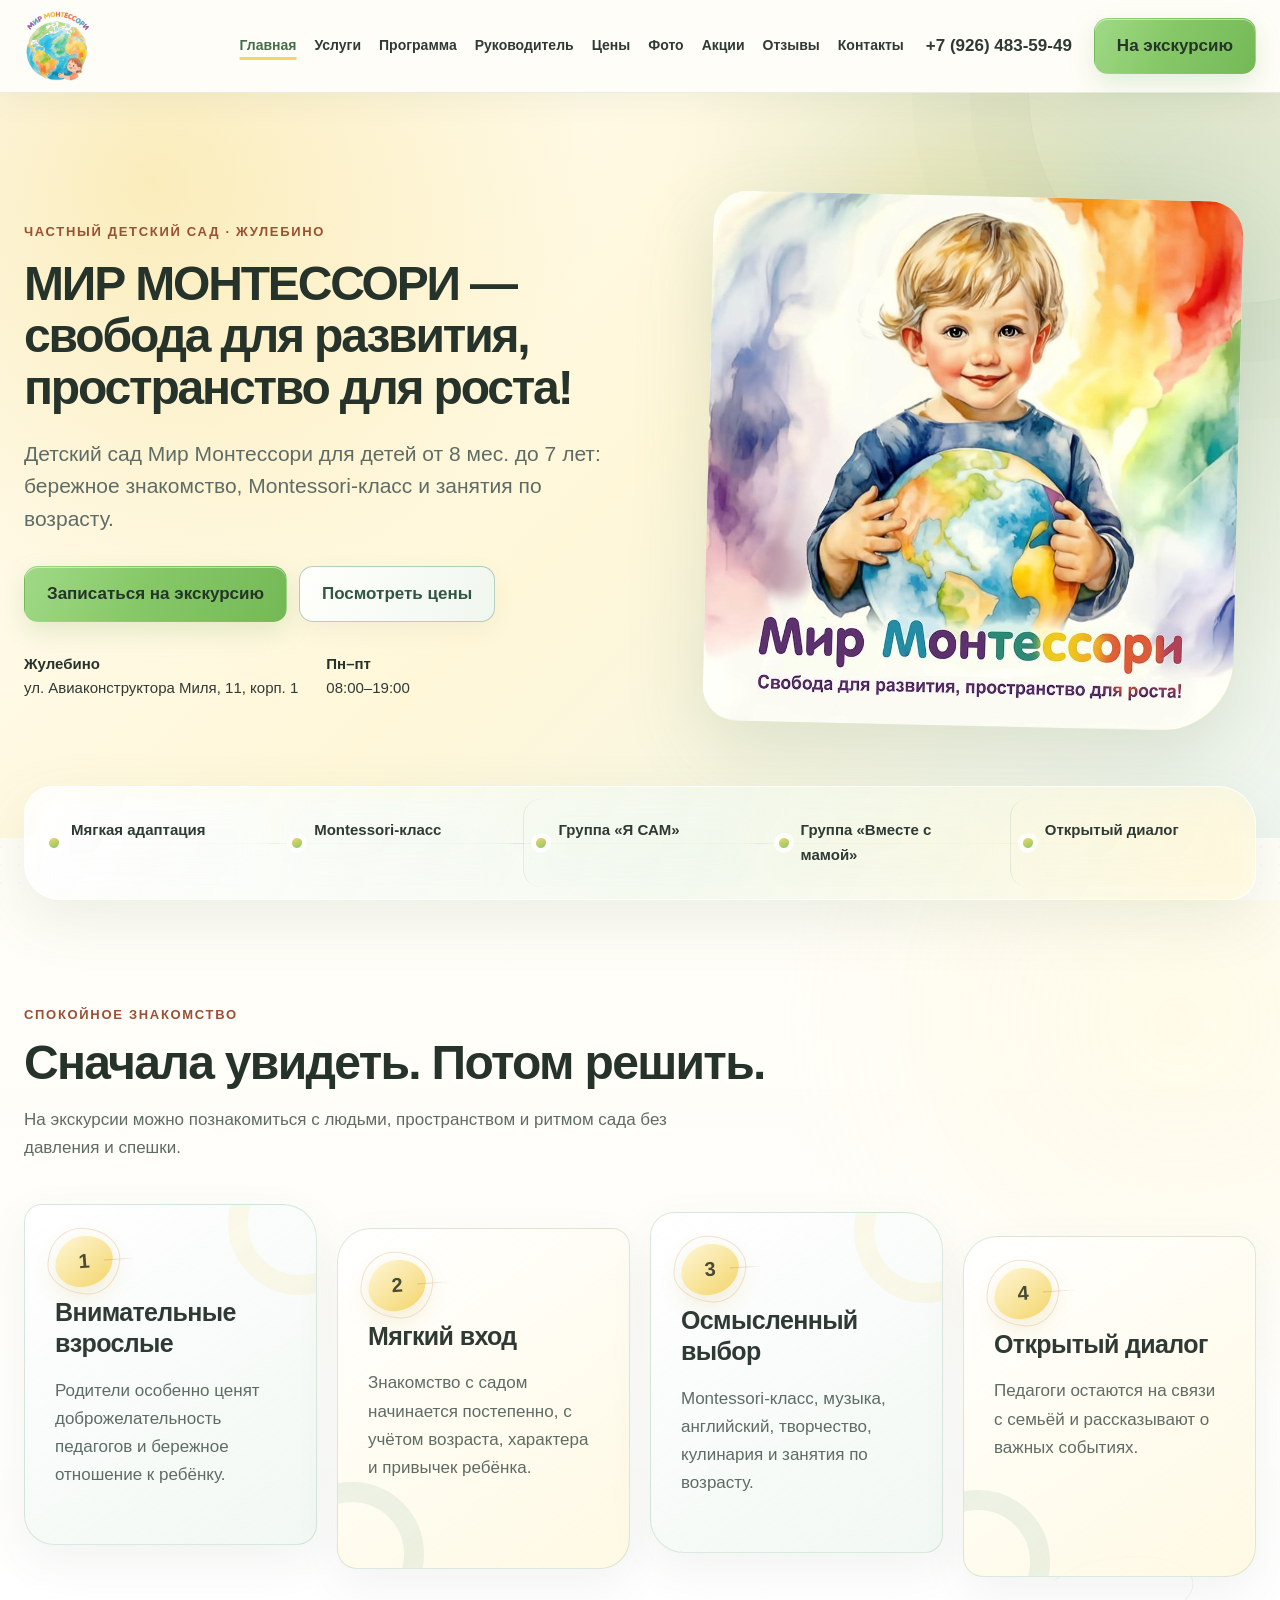
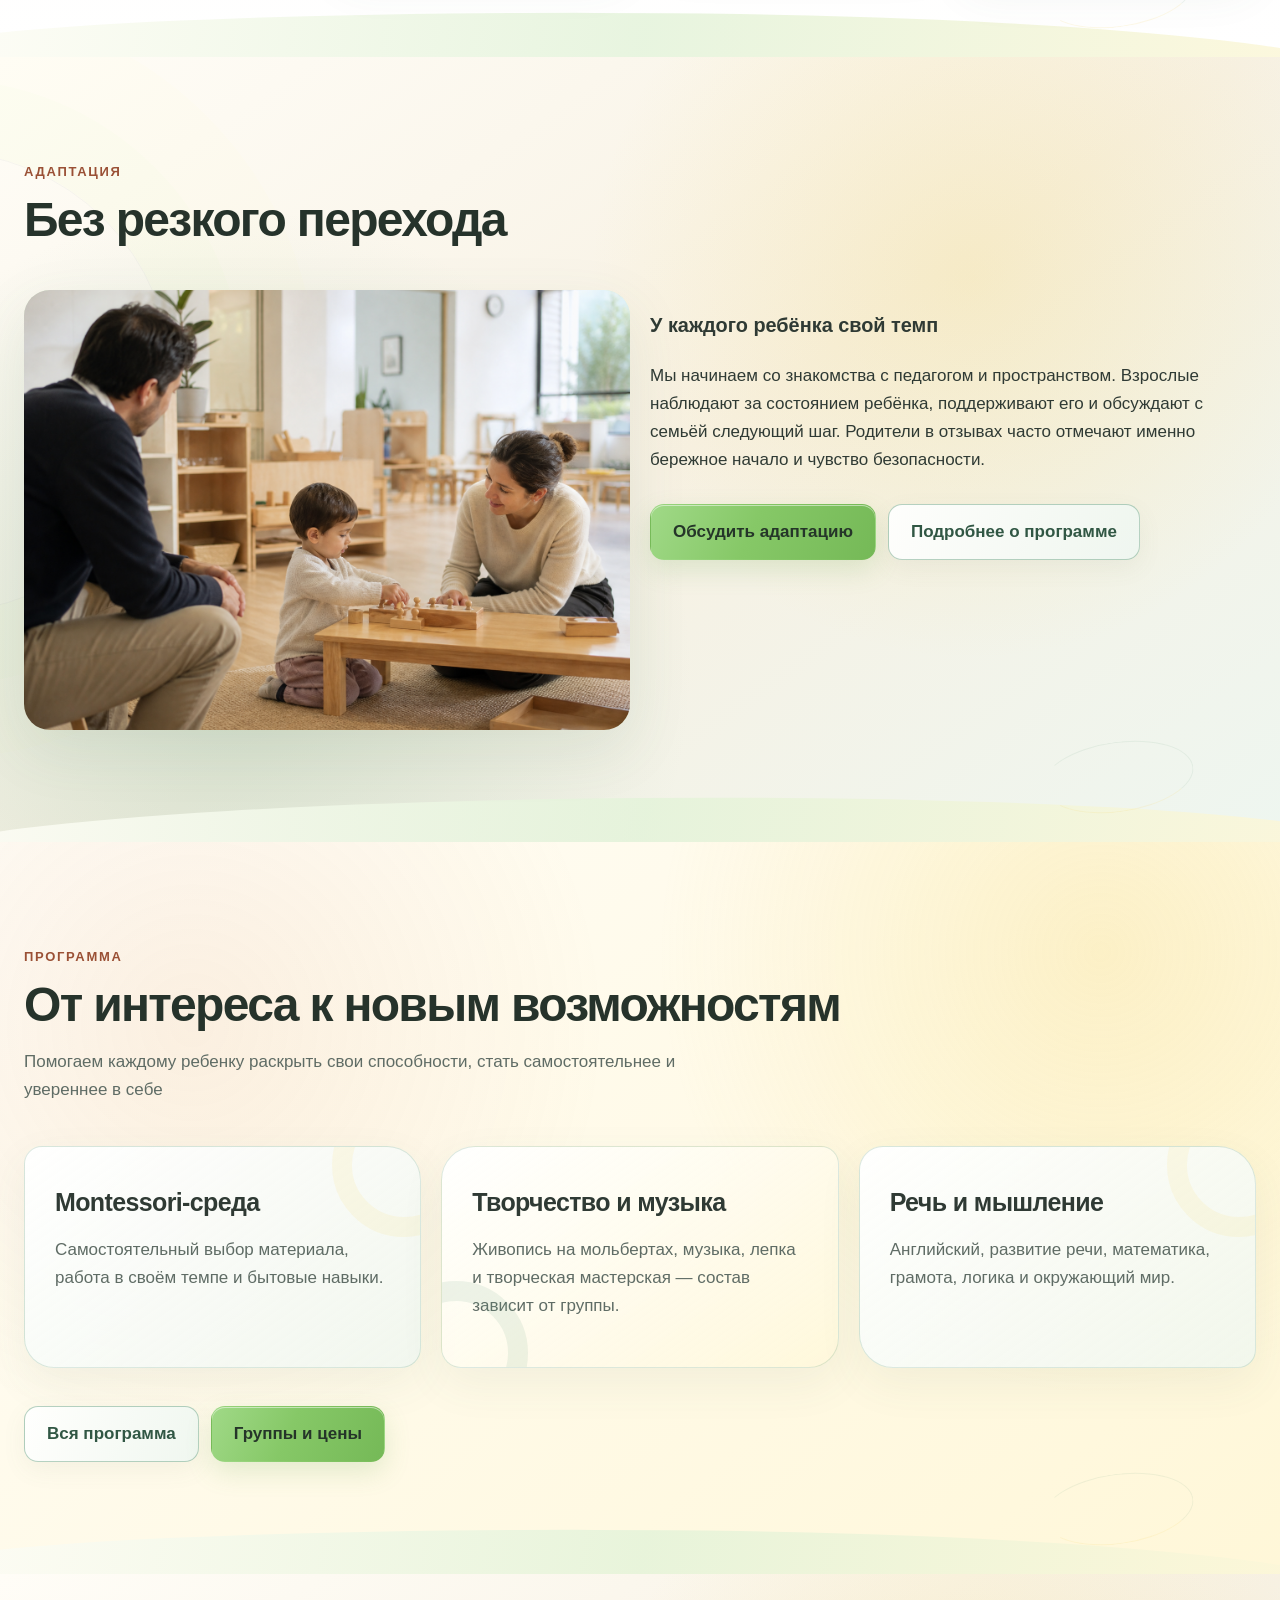
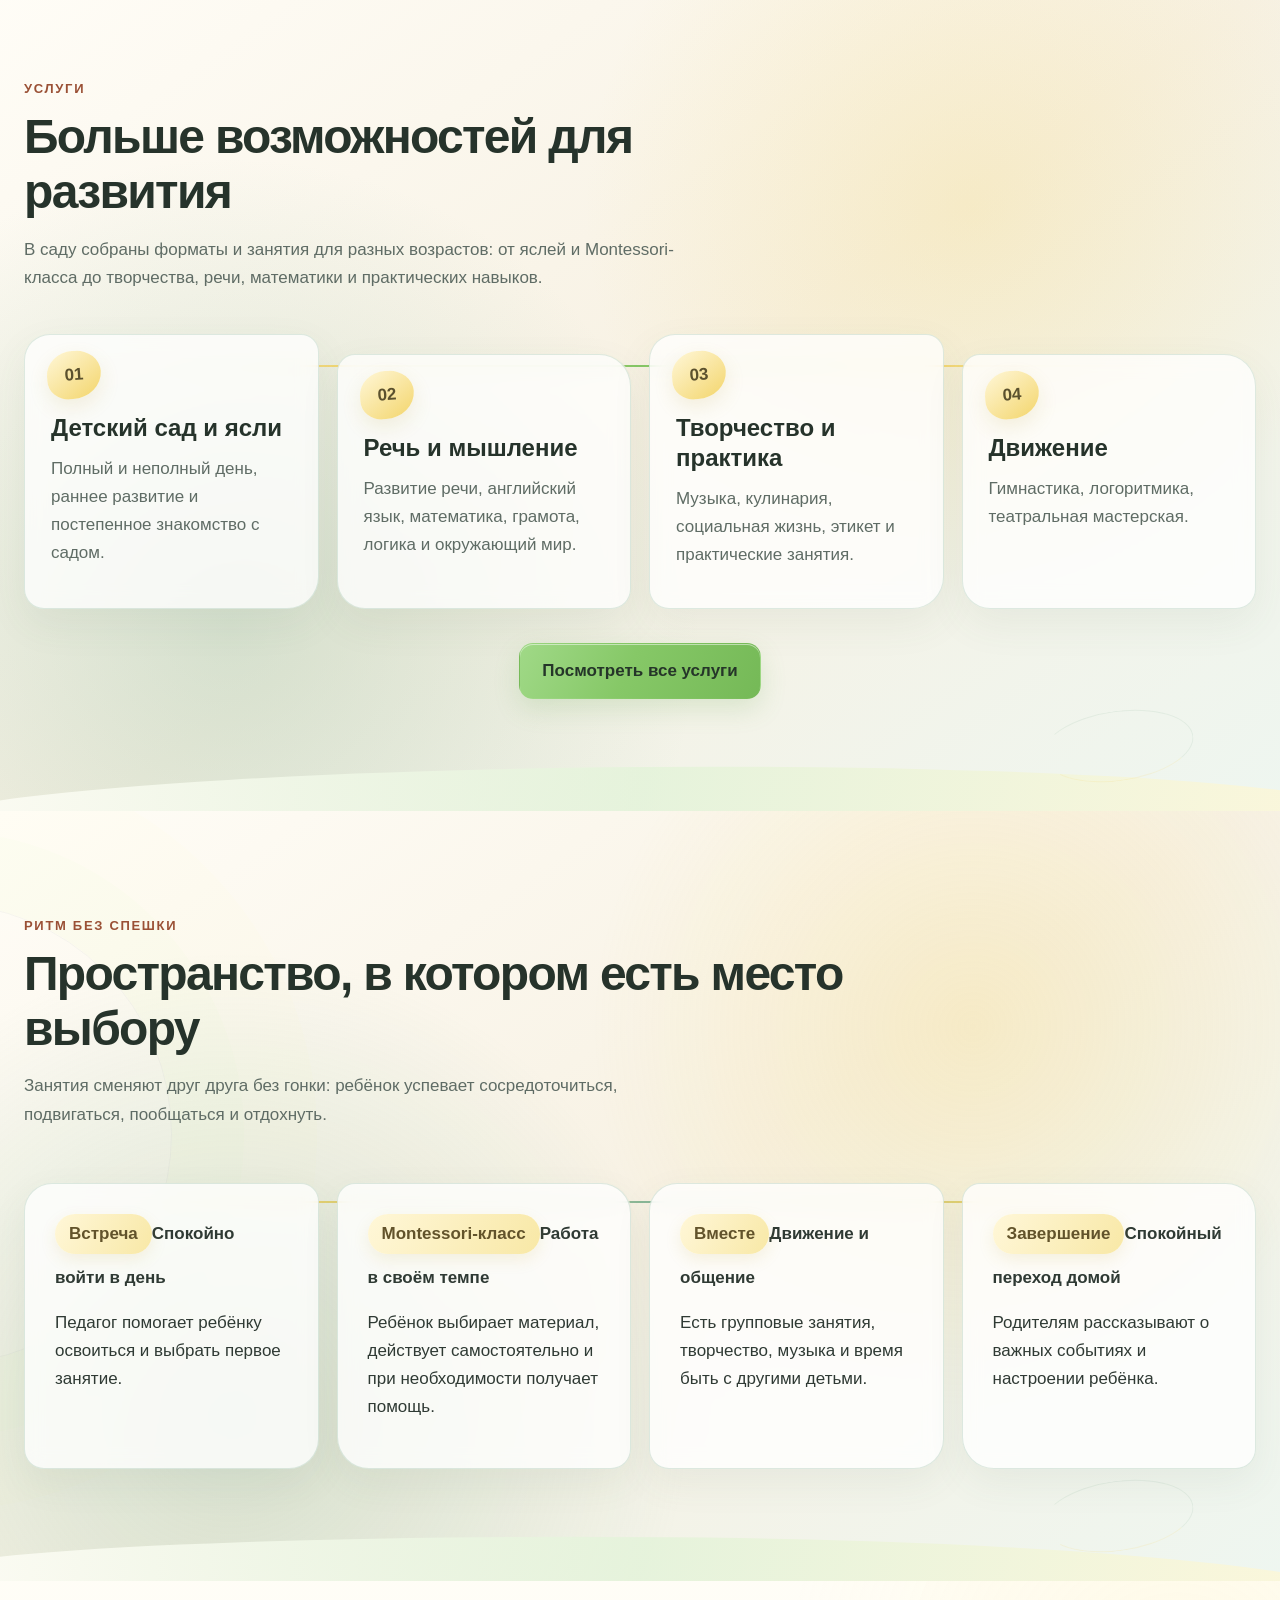
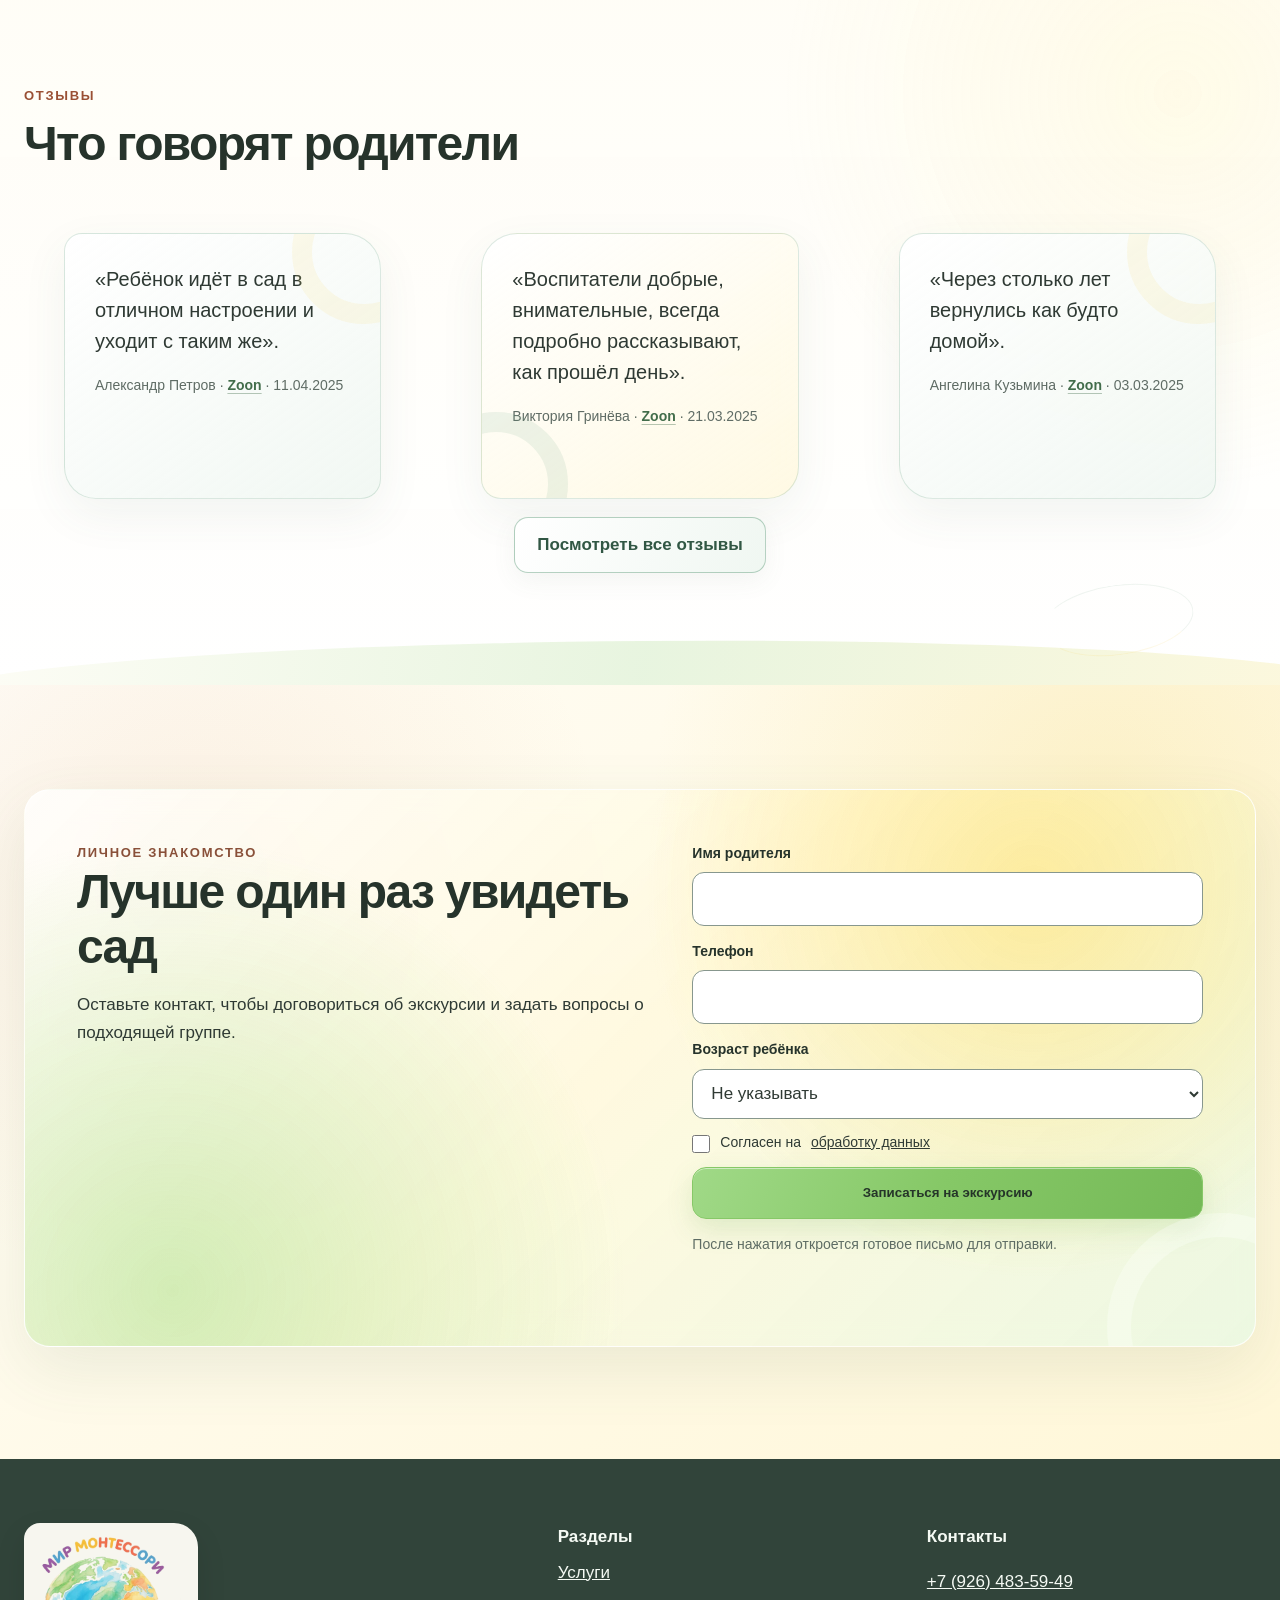
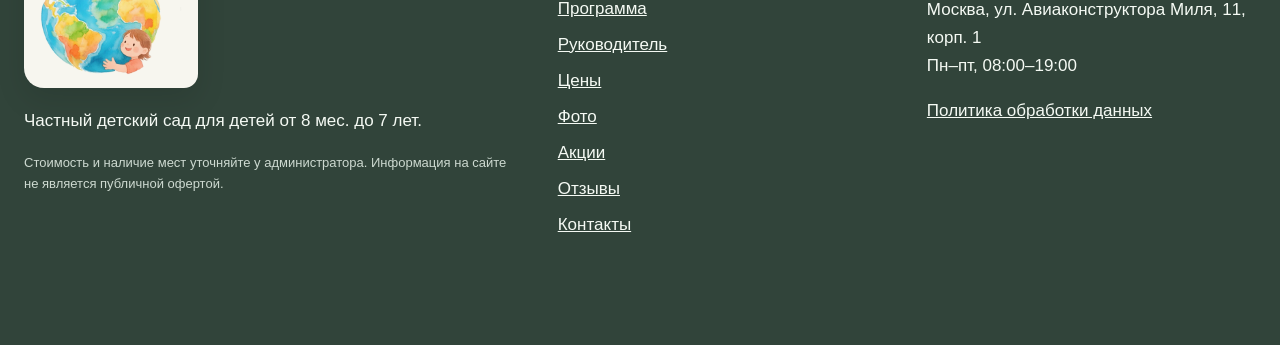
<file: index.html>
<!doctype html><html lang="ru"><head><meta charset="utf-8"><meta name="viewport" content="width=device-width,initial-scale=1"><title>Детский сад Мир Монтессори в Жулебино — частный детский сад</title><meta name="description" content="Частный Детский сад Мир Монтессори в Жулебино для детей от 8 мес. до 7 лет. Программа, группы, цены и запись на экскурсию."><link rel="stylesheet" href="styles.css"></head><body><div data-header></div>
<main><section class="hero"><div class="container hero-grid"><div><div class="eyebrow">Частный детский сад · Жулебино</div><h1>МИР МОНТЕССОРИ — свобода для развития, пространство для роста!</h1><p class="lead">Детский сад Мир Монтессори для детей от 8 мес. до 7 лет: бережное знакомство, Montessori-класс и занятия по возрасту.</p><div class="actions"><a class="btn" href="contacts.html#tour">Записаться на экскурсию</a><a class="btn secondary" href="prices.html">Посмотреть цены</a></div><div class="meta-row"><div><strong>Жулебино</strong>ул. Авиаконструктора Миля, 11, корп. 1</div><div><strong>Пн–пт</strong>08:00–19:00</div></div></div><div class="media-placeholder"><div><b>Montessori-среда</b><span>Пространство для самостоятельных открытий.</span></div></div></div></section>
<div class="container trust"><div>Мягкая адаптация</div><div>Montessori-класс</div><div>Группа «Я САМ»</div><div>Группа «Вместе с мамой»</div><div>Открытый диалог</div></div>
<section class="section"><div class="container"><div class="section-head"><div><div class="eyebrow">Спокойное знакомство</div><h2>Сначала увидеть. Потом решить.</h2></div><p>На экскурсии можно познакомиться с людьми, пространством и ритмом сада без давления и спешки.</p></div><div class="grid grid-4"><article class="card"><div class="num">1</div><h3>Внимательные взрослые</h3><p>Родители особенно ценят доброжелательность педагогов и бережное отношение к ребёнку.</p></article><article class="card"><div class="num">2</div><h3>Мягкий вход</h3><p>Знакомство с садом начинается постепенно, с учётом возраста, характера и привычек ребёнка.</p></article><article class="card"><div class="num">3</div><h3>Осмысленный выбор</h3><p>Montessori-класс, музыка, английский, творчество, кулинария и занятия по возрасту.</p></article><article class="card"><div class="num">4</div><h3>Открытый диалог</h3><p>Педагоги остаются на связи с семьёй и рассказывают о важных событиях.</p></article></div></div></section>
<section class="section tint"><div class="container"><div class="section-head"><div><div class="eyebrow">Адаптация</div><h2>Без резкого перехода</h2></div></div><div class="grid grid-2"><div class="media-placeholder"><div><b>Первое знакомство</b><span>Ребёнок осваивается рядом со спокойным взрослым.</span></div></div><div><h3>У каждого ребёнка свой темп</h3><p>Мы начинаем со знакомства с педагогом и пространством. Взрослые наблюдают за состоянием ребёнка, поддерживают его и обсуждают с семьёй следующий шаг. Родители в отзывах часто отмечают именно бережное начало и чувство безопасности.</p><div class="actions"><a class="btn" href="contacts.html#tour">Обсудить адаптацию</a><a class="btn secondary" href="services.html#adaptation">Подробнее о программе</a></div></div></div></div></section>
<section class="section"><div class="container"><div class="section-head"><div><div class="eyebrow">Программа</div><h2>От интереса к новым возможностям</h2></div><p>Помогаем каждому ребенку раскрыть свои способности, стать самостоятельнее и увереннее в себе</p></div><div class="grid grid-3"><article class="card"><h3>Montessori-среда</h3><p>Самостоятельный выбор материала, работа в своём темпе и бытовые навыки.</p></article><article class="card"><h3>Творчество и музыка</h3><p>Живопись на мольбертах, музыка, лепка и творческая мастерская — состав зависит от группы.</p></article><article class="card"><h3>Речь и мышление</h3><p>Английский, развитие речи, математика, грамота, логика и окружающий мир.</p></article></div><div class="actions"><a class="btn secondary" href="services.html">Вся программа</a><a class="btn" href="prices.html">Группы и цены</a></div></div></section>
<section class="section tint home-services"><div class="container"><div class="section-head"><div><div class="eyebrow">Услуги</div><h2>Больше возможностей для развития</h2></div><p>В саду собраны форматы и занятия для разных возрастов: от яслей и Montessori-класса до творчества, речи, математики и практических навыков.</p></div><div class="service-preview"><article class="service-preview-item"><span>01</span><h3>Детский сад и ясли</h3><p>Полный и неполный день, раннее развитие и постепенное знакомство с садом.</p></article><article class="service-preview-item"><span>02</span><h3>Речь и мышление</h3><p>Развитие речи, английский язык, математика, грамота, логика и окружающий мир.</p></article><article class="service-preview-item"><span>03</span><h3>Творчество и практика</h3><p>Музыка, кулинария, социальная жизнь, этикет и практические занятия.</p></article><article class="service-preview-item"><span>04</span><h3>Движение</h3><p>Гимнастика, логоритмика, театральная мастерская.</p></article></div><div class="actions actions-center"><a class="btn" href="all-services.html">Посмотреть все услуги</a></div></div></section>
<section class="section tint"><div class="container"><div class="section-head"><div><div class="eyebrow">Отзывы</div><h2>Что говорят родители</h2></div></div><div class="grid grid-3"><blockquote class="card quote">«Ребёнок идёт в сад в отличном настроении и уходит с таким же».<footer>Александр Петров · <a href="https://zoon.ru/msk/kindergarten/detskij_sad_sad_montessori_na_ulitse_aviakonstruktora_milya/#comment68cb8881f3091c78e10e9960" target="_blank" rel="noopener">Zoon</a> · 11.04.2025</footer></blockquote><blockquote class="card quote">«Воспитатели добрые, внимательные, всегда подробно рассказывают, как прошёл день».<footer>Виктория Гринёва · <a href="https://zoon.ru/msk/kindergarten/detskij_sad_sad_montessori_na_ulitse_aviakonstruktora_milya/#comment68cb88e1fed71eede0096b4e" target="_blank" rel="noopener">Zoon</a> · 21.03.2025</footer></blockquote><blockquote class="card quote">«Через столько лет вернулись как будто домой».<footer>Ангелина Кузьмина · <a href="https://zoon.ru/msk/kindergarten/detskij_sad_sad_montessori_na_ulitse_aviakonstruktora_milya/#comment68cb88c3963a8cfde10ee2c4" target="_blank" rel="noopener">Zoon</a> · 03.03.2025</footer></blockquote></div><div class="actions actions-center"><a class="btn secondary" href="reviews.html">Посмотреть все отзывы</a></div></div></section>
<section class="section"><div class="container cta-band"><div><div class="eyebrow">Личное знакомство</div><h2>Лучше один раз увидеть сад</h2><p>Оставьте контакт, чтобы договориться об экскурсии и задать вопросы о подходящей группе.</p></div><form class="form mail-form"><label class="field"><span>Имя родителя</span><input name="name" required autocomplete="name"></label><label class="field"><span>Телефон</span><input name="phone" required inputmode="tel" autocomplete="tel"></label><label class="field"><span>Возраст ребёнка</span><select name="age"><option value="">Не указывать</option><option>8 мес.–2,5 года</option><option>2,5–4,5 года</option><option>4,5–7 лет</option></select></label><label><input type="checkbox" required style="width:auto"> Согласен на <a href="privacy.html">обработку данных</a></label><button class="btn">Записаться на экскурсию</button><div class="form-note">После нажатия откроется готовое письмо для отправки.</div></form></div></section></main><div data-footer></div><script src="site.js"></script></body></html>
</file>
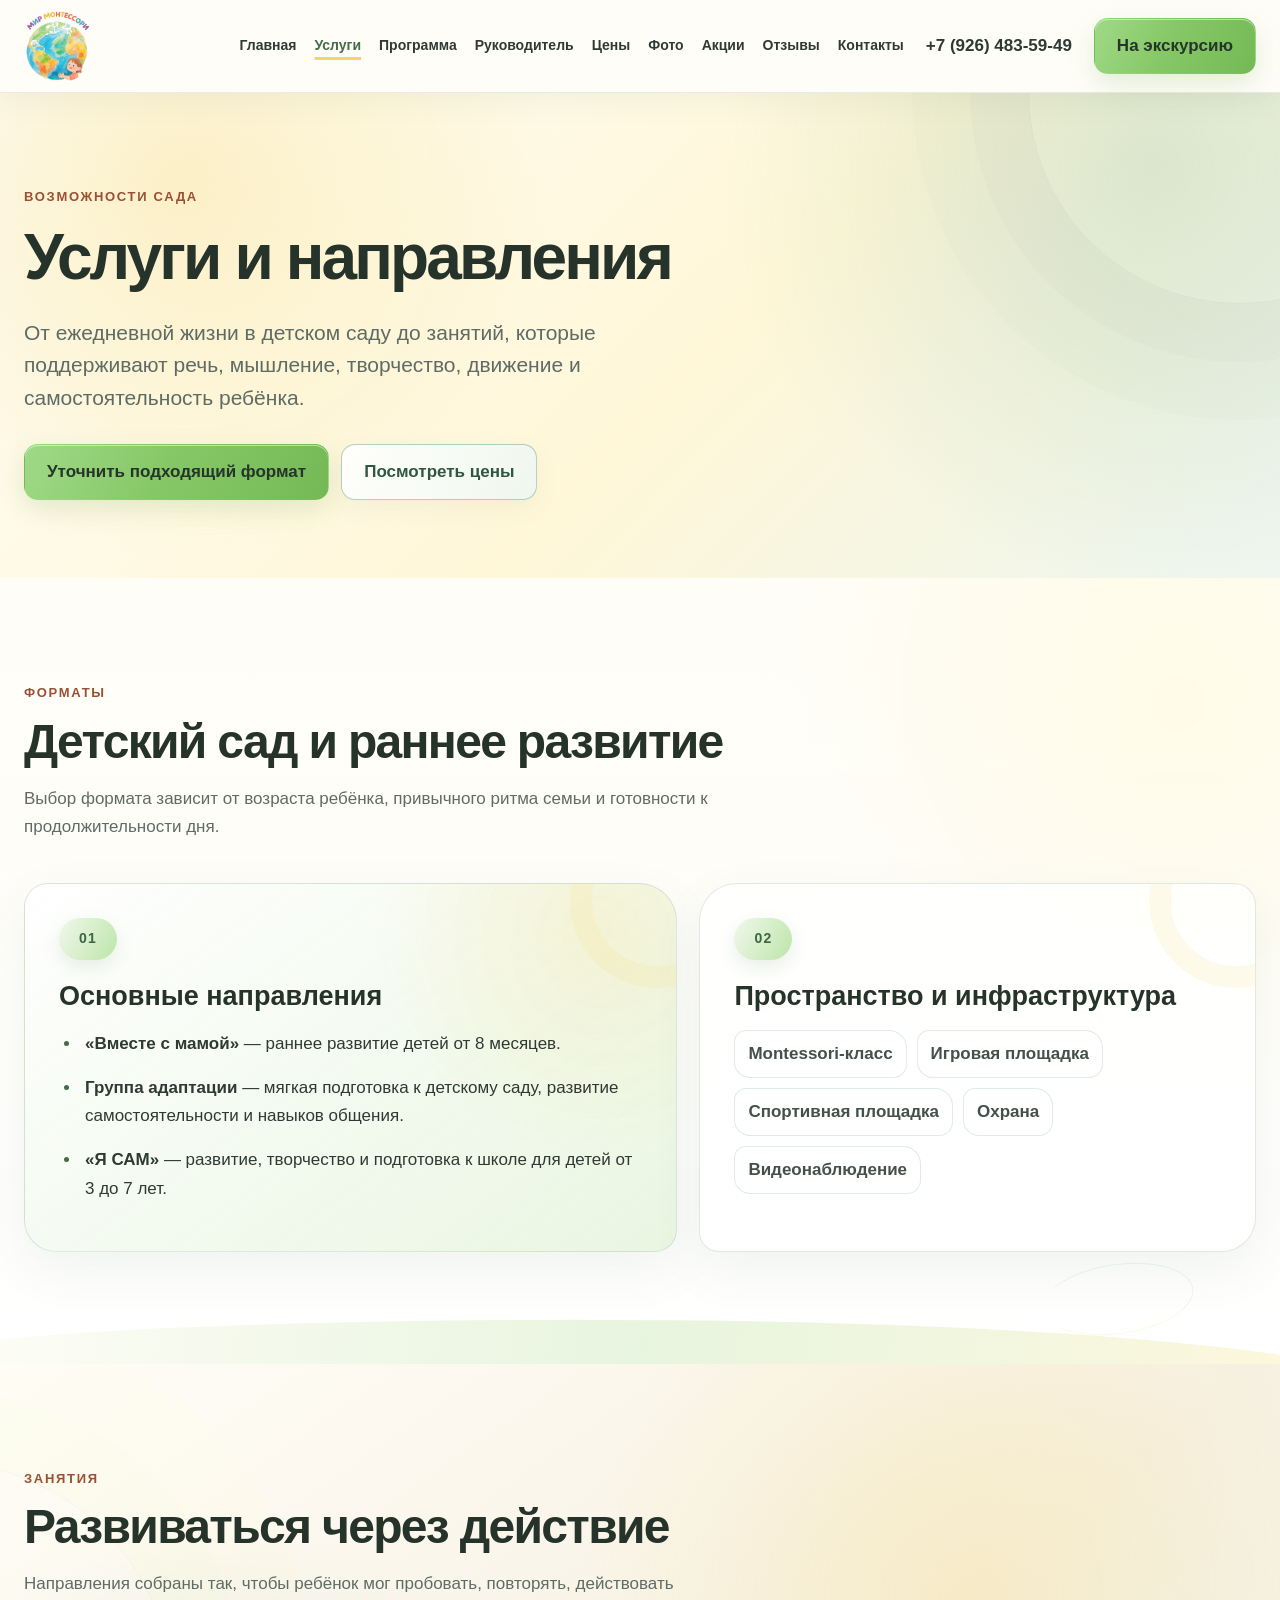
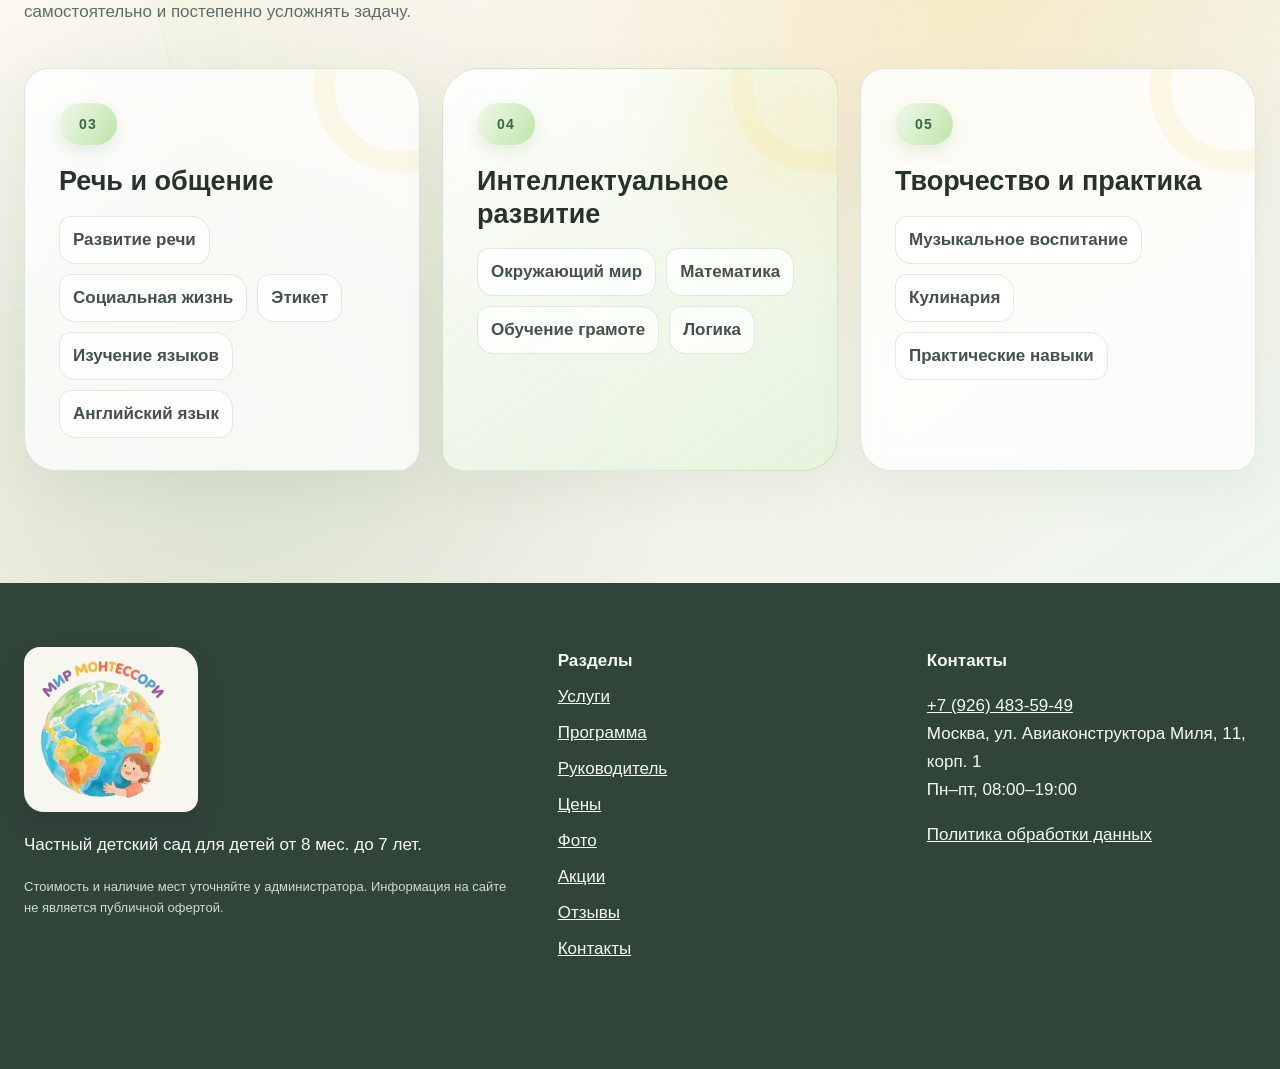
<file: all-services.html>
<!doctype html><html lang="ru"><head><meta charset="utf-8"><meta name="viewport" content="width=device-width,initial-scale=1"><title>Все услуги — Детский сад Мир Монтессори в Жулебино</title><meta name="description" content="Форматы посещения, Montessori-класс, развивающие занятия и раннее развитие Детского сада Монтессори в Жулебино."><link rel="stylesheet" href="styles.css"></head><body><div data-header></div><main><section class="page-hero"><div class="container"><div class="eyebrow">Возможности сада</div><h1>Услуги и направления</h1><p class="lead">От ежедневной жизни в детском саду до занятий, которые поддерживают речь, мышление, творчество, движение и самостоятельность ребёнка.</p><div class="actions"><a class="btn" href="contacts.html#tour">Уточнить подходящий формат</a><a class="btn secondary" href="prices.html">Посмотреть цены</a></div></div></section><section class="section services-catalog"><div class="container"><div class="section-head"><div><div class="eyebrow">Форматы</div><h2>Детский сад и раннее развитие</h2></div><p>Выбор формата зависит от возраста ребёнка, привычного ритма семьи и готовности к продолжительности дня.</p></div><div class="service-layout"><article class="service-group service-group-featured"><div class="service-number">01</div><h3>Основные направления</h3><ul class="director-list"><li><strong>«Вместе с мамой»</strong> — раннее развитие детей от 8 месяцев.</li><li><strong>Группа адаптации</strong> — мягкая подготовка к детскому саду, развитие самостоятельности и навыков общения.</li><li><strong>«Я САМ»</strong> — развитие, творчество и подготовка к школе для детей от 3 до 7 лет.</li></ul></article><article class="service-group"><div class="service-number">02</div><h3>Пространство и инфраструктура</h3><ul class="service-list"><li>Montessori-класс</li><li>Игровая площадка</li><li>Спортивная площадка</li><li>Охрана</li><li>Видеонаблюдение</li></ul></article></div></div></section><section class="section tint services-catalog"><div class="container"><div class="section-head"><div><div class="eyebrow">Занятия</div><h2>Развиваться через действие</h2></div><p>Направления собраны так, чтобы ребёнок мог пробовать, повторять, действовать самостоятельно и постепенно усложнять задачу.</p></div><div class="service-layout service-layout-3"><article class="service-group"><div class="service-number">03</div><h3>Речь и общение</h3><ul class="service-list"><li>Развитие речи</li><li>Социальная жизнь</li><li>Этикет</li><li>Изучение языков</li><li>Английский язык</li></ul></article><article class="service-group service-group-featured"><div class="service-number">04</div><h3>Интеллектуальное развитие</h3><ul class="service-list"><li>Окружающий мир</li><li>Математика</li><li>Обучение грамоте</li><li>Логика</li></ul></article><article class="service-group"><div class="service-number">05</div><h3>Творчество и практика</h3><ul class="service-list"><li>Музыкальное воспитание</li><li>Кулинария</li><li>Практические навыки</li></ul></article></div></div></section></main><div data-footer></div><script src="site.js"></script></body></html>
</file>
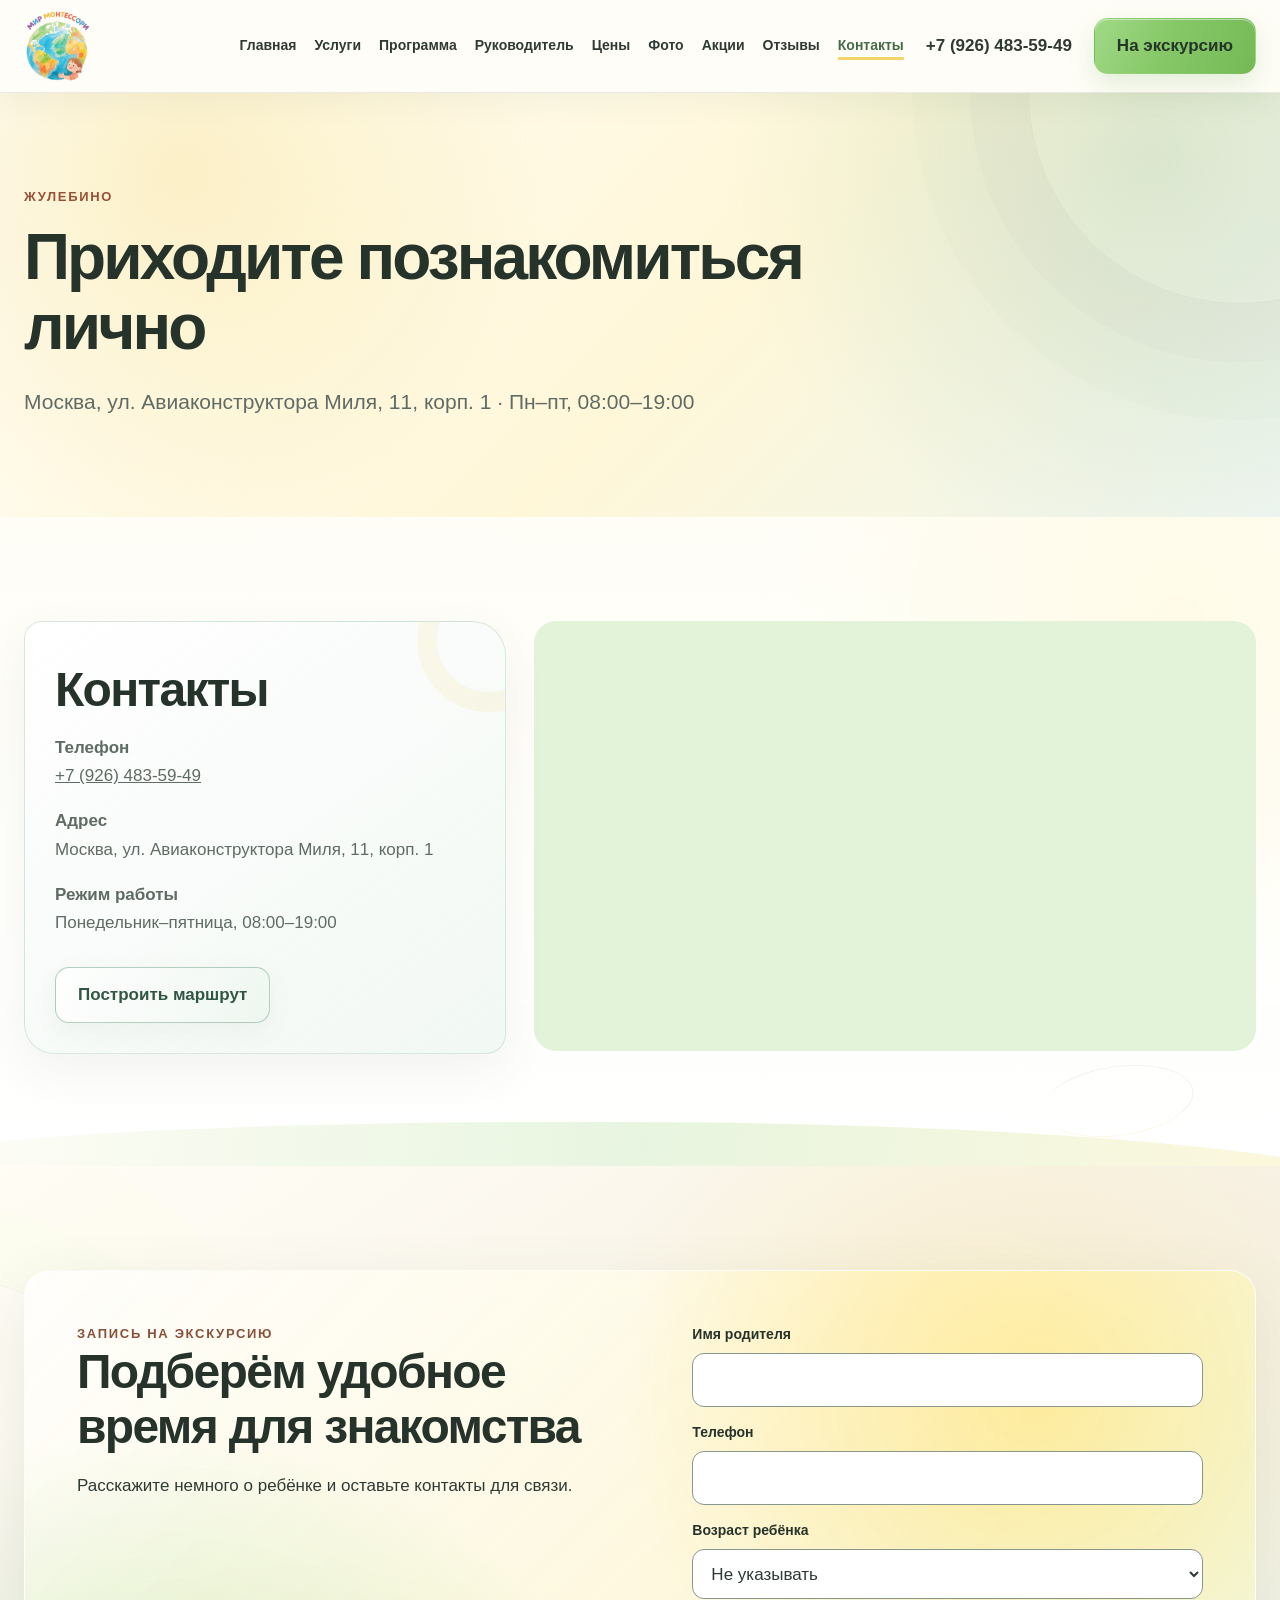
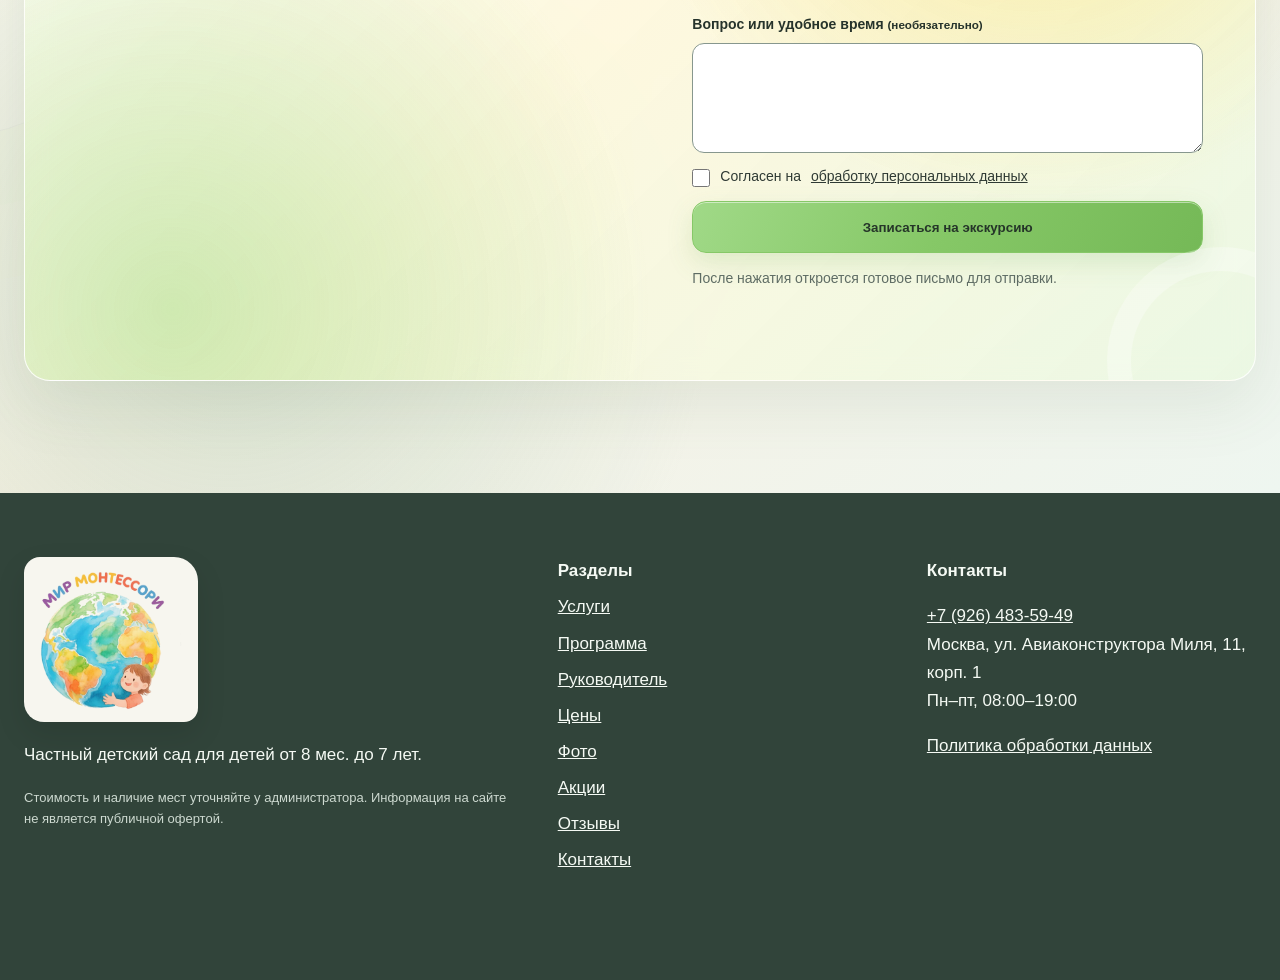
<file: contacts.html>
<!doctype html><html lang="ru"><head><meta charset="utf-8"><meta name="viewport" content="width=device-width,initial-scale=1"><title>Контакты и экскурсия — Детский сад Мир Монтессори</title><meta name="description" content="Адрес, телефон и запись на экскурсию в Детский сад Мир Монтессори в Жулебино."><link rel="stylesheet" href="styles.css"></head><body><div data-header></div><main><section class="page-hero"><div class="container"><div class="eyebrow">Жулебино</div><h1>Приходите познакомиться лично</h1><p class="lead">Москва, ул. Авиаконструктора Миля, 11, корп. 1 · Пн–пт, 08:00–19:00</p></div></section><section class="section"><div class="container contact-grid"><div><div class="card"><h2>Контакты</h2><p><strong>Телефон</strong><br><a href="tel:+79264835949">+7 (926) 483-59-49</a></p><p><strong>Адрес</strong><br>Москва, ул. Авиаконструктора Миля, 11, корп. 1</p><p><strong>Режим работы</strong><br>Понедельник–пятница, 08:00–19:00</p><div class="actions"><a class="btn secondary" href="https://yandex.ru/maps/?text=Москва%2C%20улица%20Авиаконструктора%20Миля%2C%2011%2C%20корпус%201" target="_blank" rel="noopener">Построить маршрут</a></div></div></div><iframe class="map" title="Детский сад Мир Монтессори на карте" src="https://yandex.ru/map-widget/v1/?text=Москва%2C%20улица%20Авиаконструктора%20Миля%2C%2011%2C%20корпус%201&z=16" loading="lazy" allowfullscreen></iframe></div></section><section class="section tint" id="tour"><div class="container cta-band"><div><div class="eyebrow">Запись на экскурсию</div><h2>Подберём удобное время для знакомства</h2><p>Расскажите немного о ребёнке и оставьте контакты для связи.</p></div><form class="form mail-form"><label class="field"><span>Имя родителя</span><input name="name" required autocomplete="name"></label><label class="field"><span>Телефон</span><input name="phone" required inputmode="tel" autocomplete="tel"></label><label class="field"><span>Возраст ребёнка</span><select name="age"><option value="">Не указывать</option><option>8 мес.–2,5 года</option><option>2,5–4,5 года</option><option>4,5–7 лет</option></select></label><label class="field"><span>Вопрос или удобное время <small>(необязательно)</small></span><textarea name="message" rows="3"></textarea></label><label><input type="checkbox" required style="width:auto"> Согласен на <a href="privacy.html">обработку персональных данных</a></label><button class="btn">Записаться на экскурсию</button><div class="form-note">После нажатия откроется готовое письмо для отправки.</div></form></div></section></main><div data-footer></div><script src="site.js"></script></body></html>
</file>
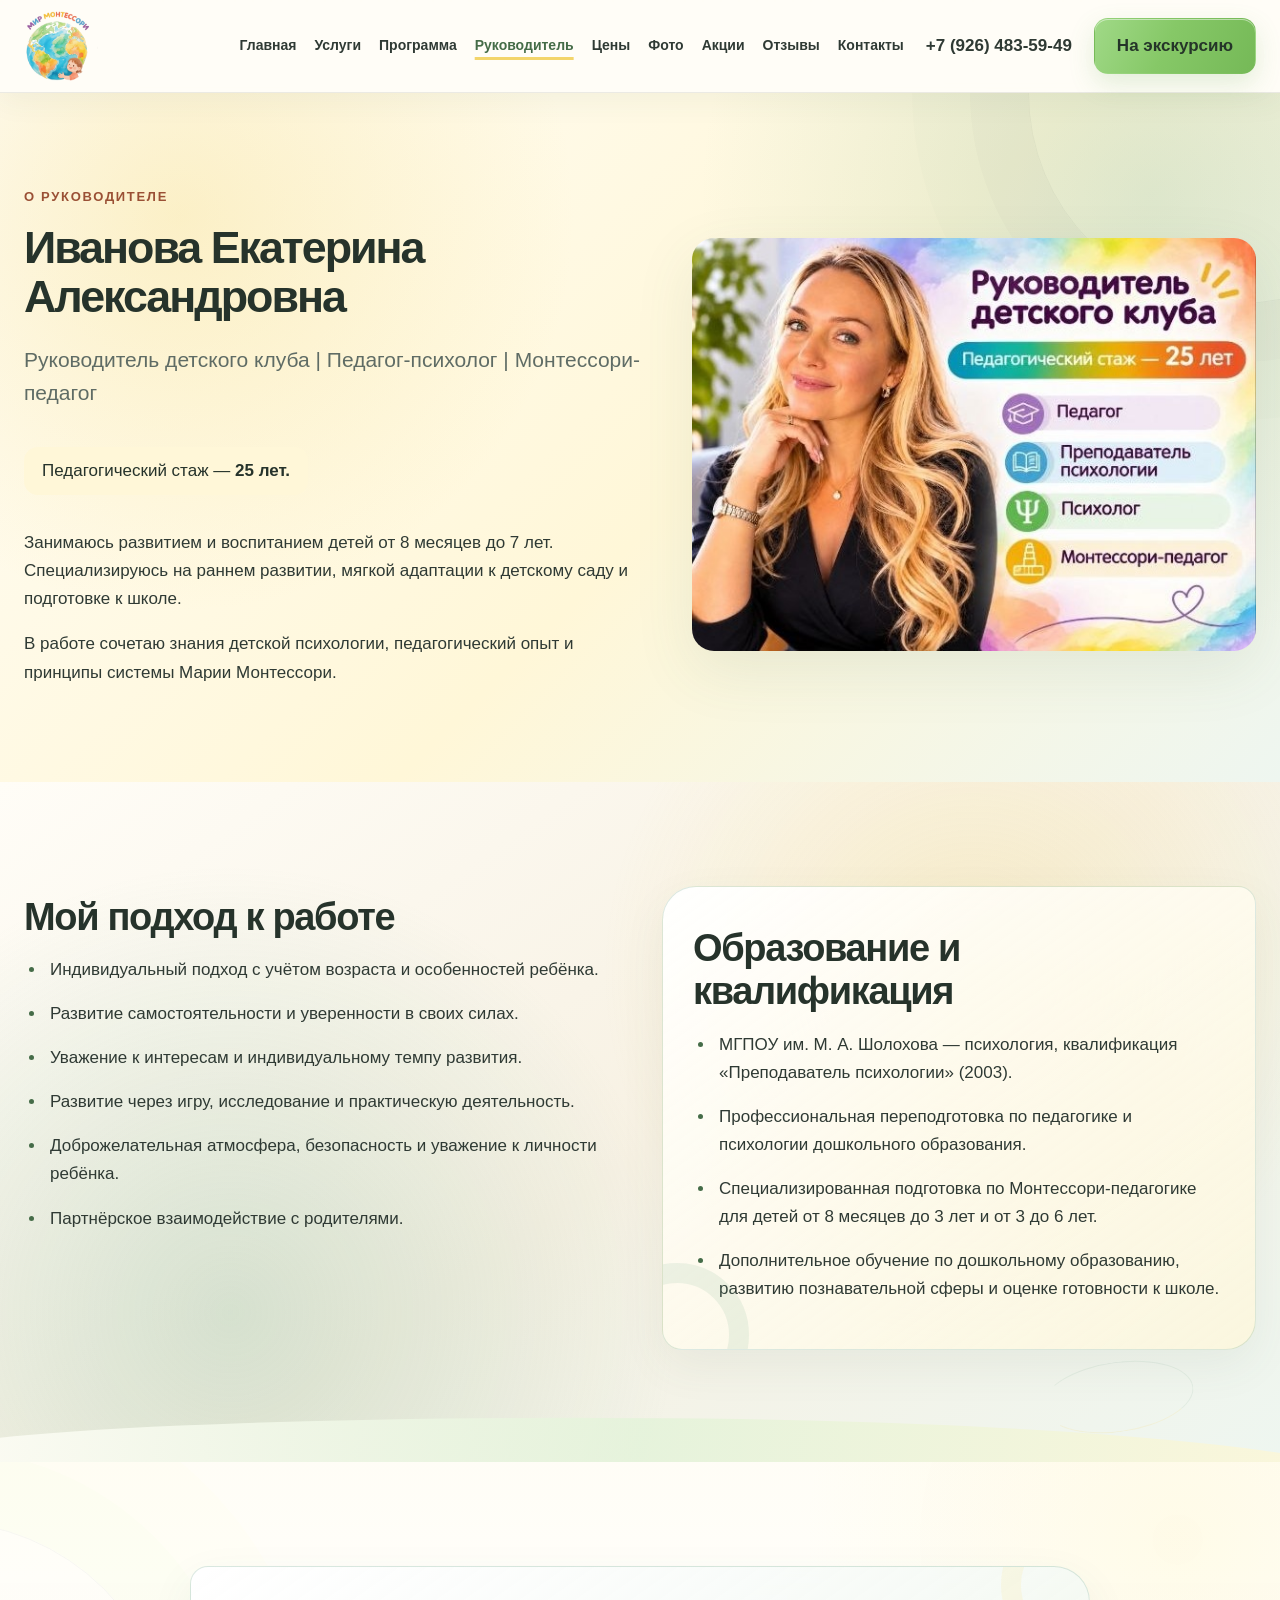
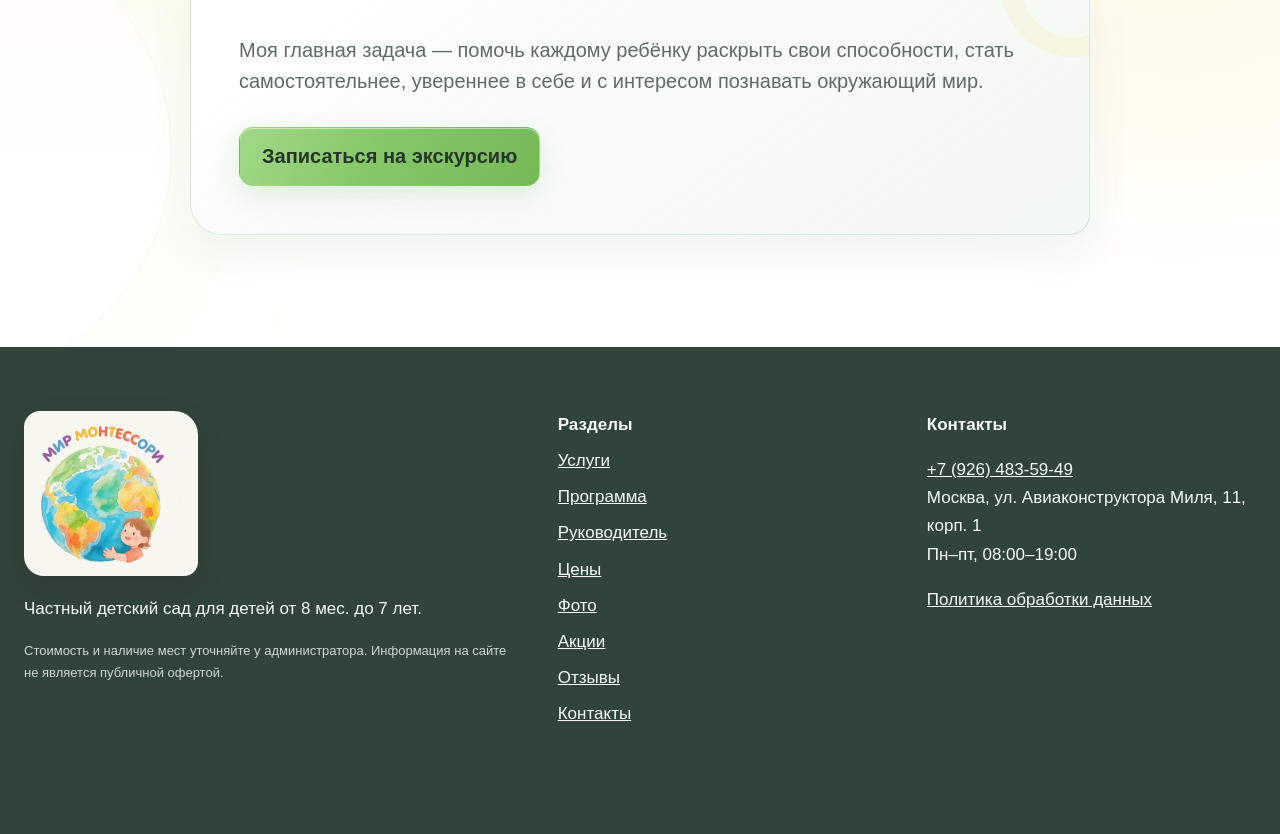
<file: director.html>
<!doctype html>
<html lang="ru"><head><meta charset="utf-8"><meta name="viewport" content="width=device-width,initial-scale=1"><title>Иванова Екатерина Александровна — Руководитель | Мир Монтессори</title><meta name="description" content="Иванова Екатерина Александровна — руководитель детского клуба, педагог-психолог и Монтессори-педагог. Педагогический стаж — 25 лет."><link rel="stylesheet" href="styles.css"></head><body><div data-header></div><main>
<section class="page-hero director-hero"><div class="container director-intro"><div><div class="eyebrow">О руководителе</div><h1>Иванова Екатерина Александровна</h1><p class="lead">Руководитель детского клуба | Педагог-психолог | Монтессори-педагог</p><p class="director-experience">Педагогический стаж — <strong>25 лет.</strong></p><p>Занимаюсь развитием и воспитанием детей от 8 месяцев до 7 лет. Специализируюсь на раннем развитии, мягкой адаптации к детскому саду и подготовке к школе.</p><p>В работе сочетаю знания детской психологии, педагогический опыт и принципы системы Марии Монтессори.</p></div><figure class="director-photo"><img src="assets/photos/director-ivanova.jpg" width="591" height="433" alt="Иванова Екатерина Александровна — руководитель детского клуба, педагог-психолог, Монтессори-педагог" fetchpriority="high" decoding="async"></figure></div></section>

<section class="section tint"><div class="container director-details"><div><h2>Мой подход к работе</h2><ul class="director-list"><li>Индивидуальный подход с учётом возраста и особенностей ребёнка.</li><li>Развитие самостоятельности и уверенности в своих силах.</li><li>Уважение к интересам и индивидуальному темпу развития.</li><li>Развитие через игру, исследование и практическую деятельность.</li><li>Доброжелательная атмосфера, безопасность и уважение к личности ребёнка.</li><li>Партнёрское взаимодействие с родителями.</li></ul></div><div class="card"><h2>Образование и квалификация</h2><ul class="director-list"><li>МГПОУ им. М. А. Шолохова — психология, квалификация «Преподаватель психологии» (2003).</li><li>Профессиональная переподготовка по педагогике и психологии дошкольного образования.</li><li>Специализированная подготовка по Монтессори-педагогике для детей от 8 месяцев до 3 лет и от 3 до 6 лет.</li><li>Дополнительное обучение по дошкольному образованию, развитию познавательной сферы и оценке готовности к школе.</li></ul></div></div></section>
<section class="section"><div class="container"><div class="card quote director-mission"><p>Моя главная задача — помочь каждому ребёнку раскрыть свои способности, стать самостоятельнее, увереннее в себе и с интересом познавать окружающий мир.</p><div class="actions"><a class="btn" href="contacts.html#tour">Записаться на экскурсию</a></div></div></div></section>
</main><div data-footer></div><script src="site.js"></script></body></html>
</file>
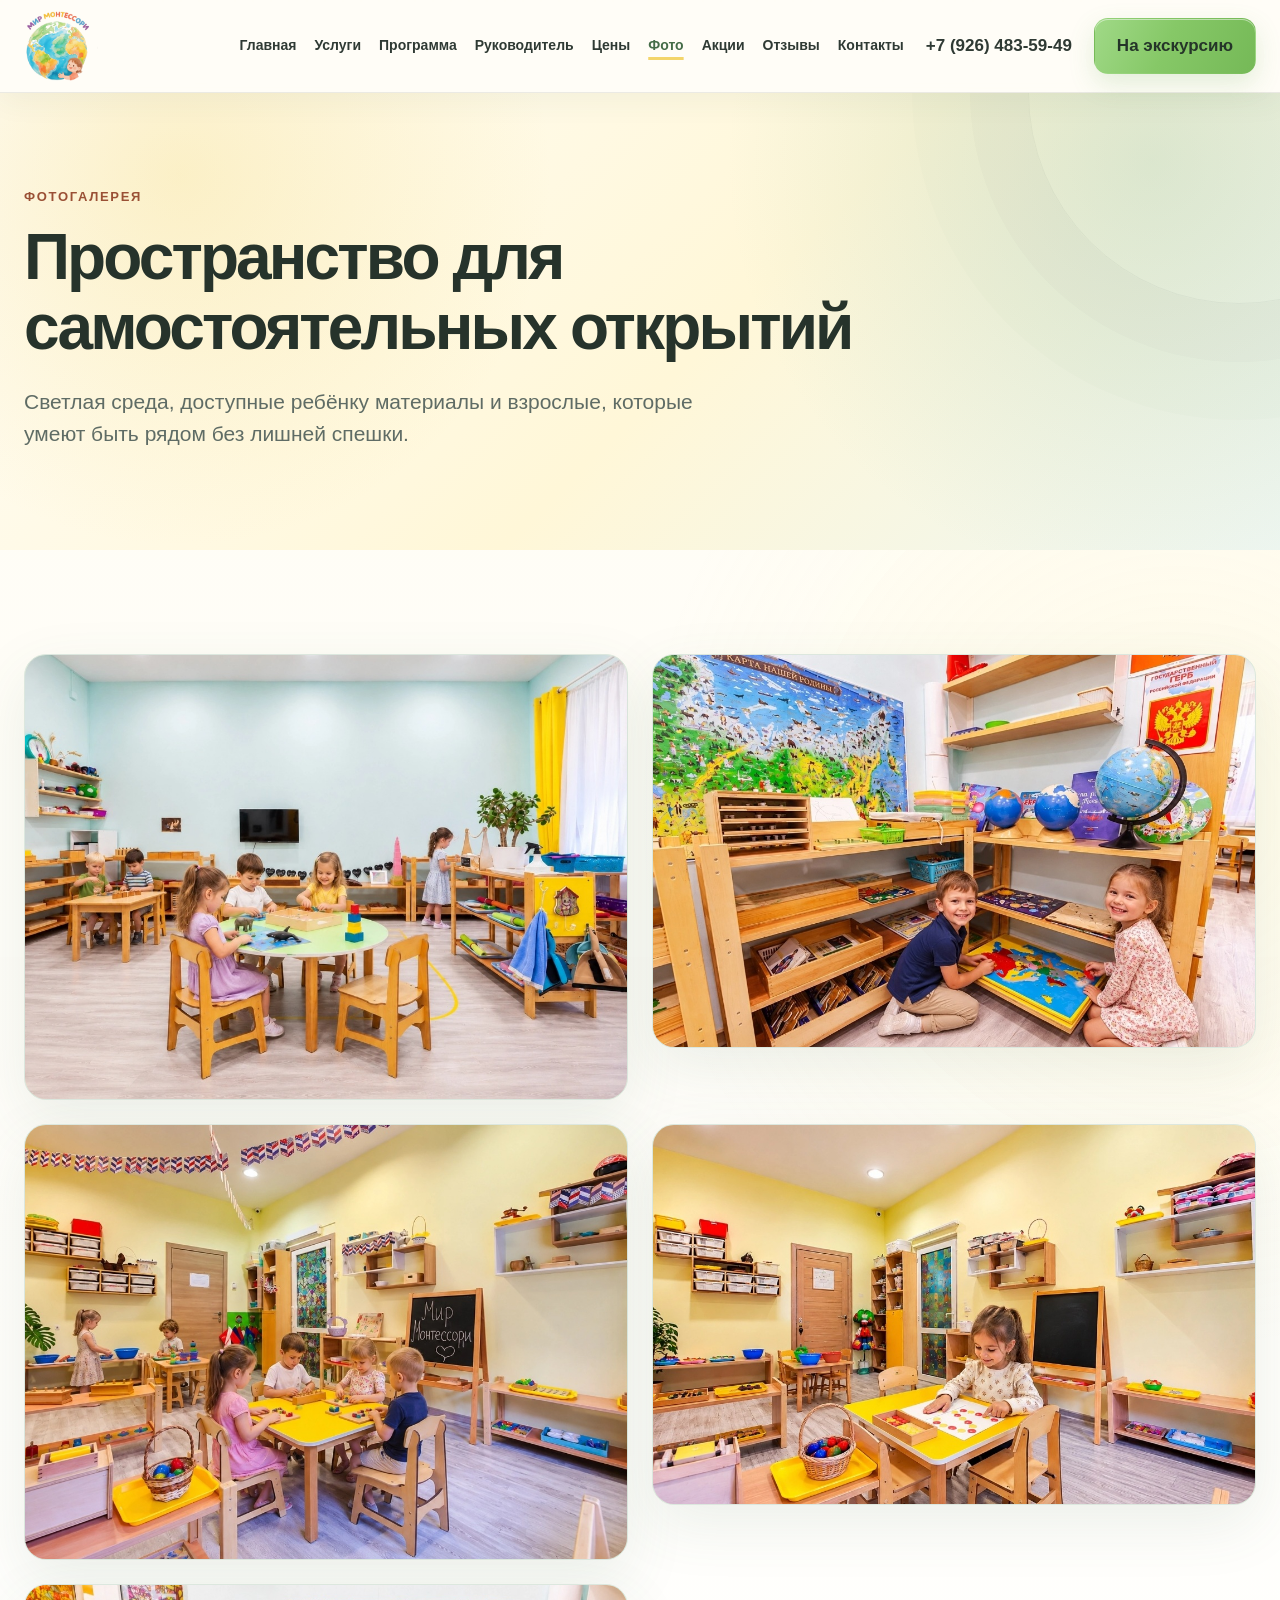
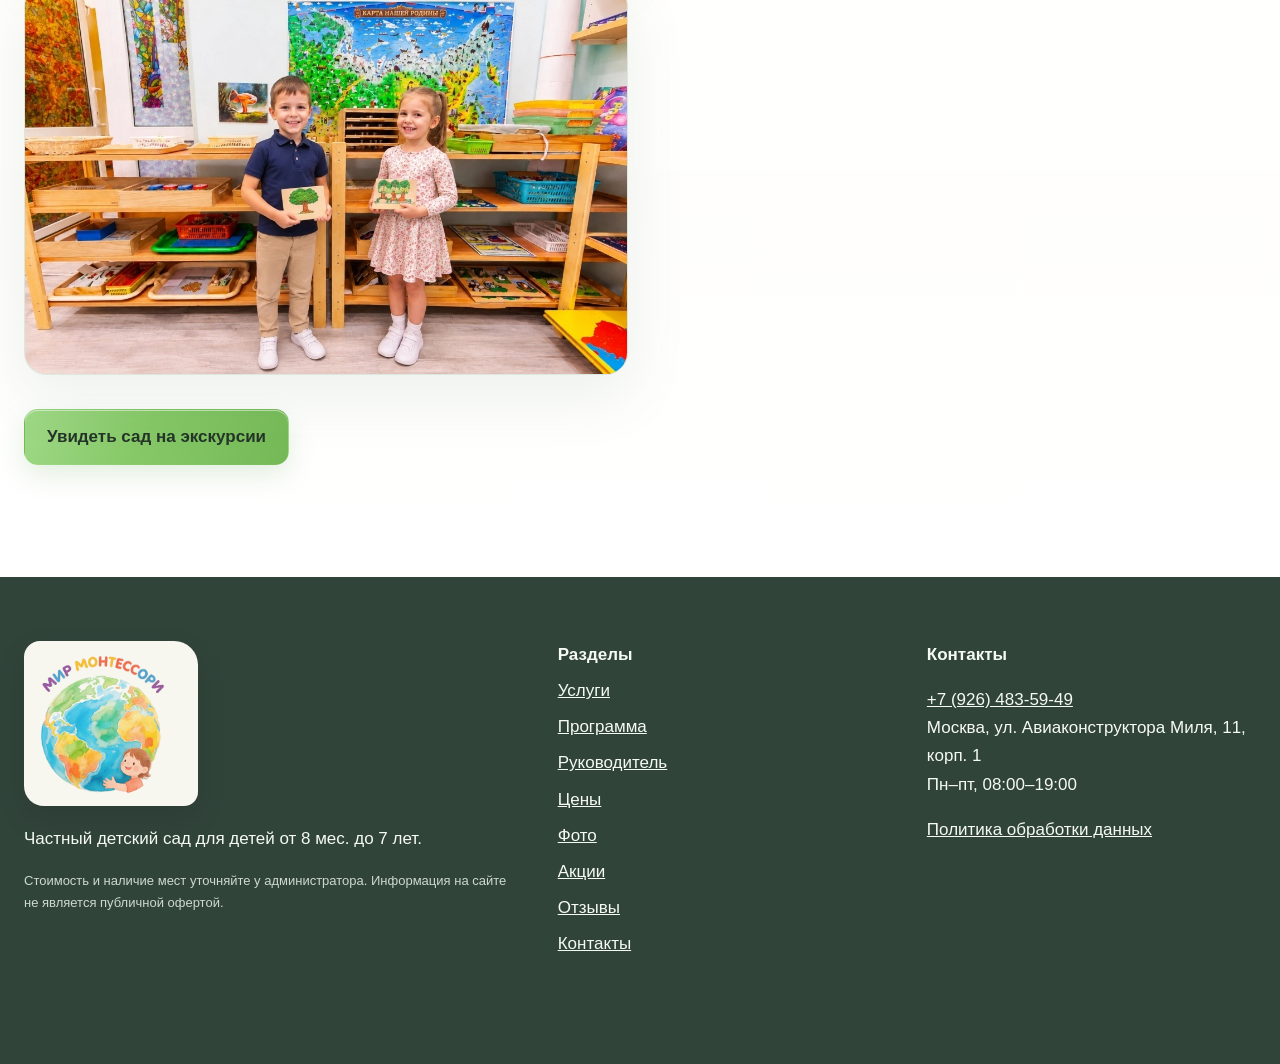
<file: gallery.html>
<!doctype html><html lang="ru"><head><meta charset="utf-8"><meta name="viewport" content="width=device-width,initial-scale=1"><title>Фотогалерея — Детский сад Мир Монтессори</title><meta name="description" content="Пространство, занятия и атмосфера Детского сада Монтессори в Жулебино."><link rel="stylesheet" href="styles.css"></head><body><div data-header></div><main><section class="page-hero"><div class="container"><div class="eyebrow">Фотогалерея</div><h1>Пространство для самостоятельных открытий</h1><p class="lead">Светлая среда, доступные ребёнку материалы и взрослые, которые умеют быть рядом без лишней спешки.</p></div></section><section class="section"><div class="container gallery gallery-real"><figure class="gallery-photo"><img src="assets/photos/gallery-1000531185.jpg" alt="Дети занимаются с материалами в светлом Монтессори-классе" loading="lazy" decoding="async"></figure><figure class="gallery-photo"><img src="assets/photos/gallery-1000531187.jpg" alt="Дети изучают карту мира в географической зоне" loading="lazy" decoding="async"></figure><figure class="gallery-photo"><img src="assets/photos/gallery-1000531189.jpg" alt="Самостоятельная работа детей с Монтессори-материалами" loading="lazy" decoding="async"></figure><figure class="gallery-photo"><img src="assets/photos/gallery-1000531191.jpg" alt="Девочка занимается с развивающим материалом за столом" loading="lazy" decoding="async"></figure><figure class="gallery-photo"><img src="assets/photos/gallery-1000531193.jpg" alt="Дети с материалами для знакомства с окружающим миром" loading="lazy" decoding="async"></figure></div><div class="actions"><a class="btn" href="contacts.html#tour">Увидеть сад на экскурсии</a></div></section></main><div data-footer></div><script src="site.js"></script></body></html>
</file>
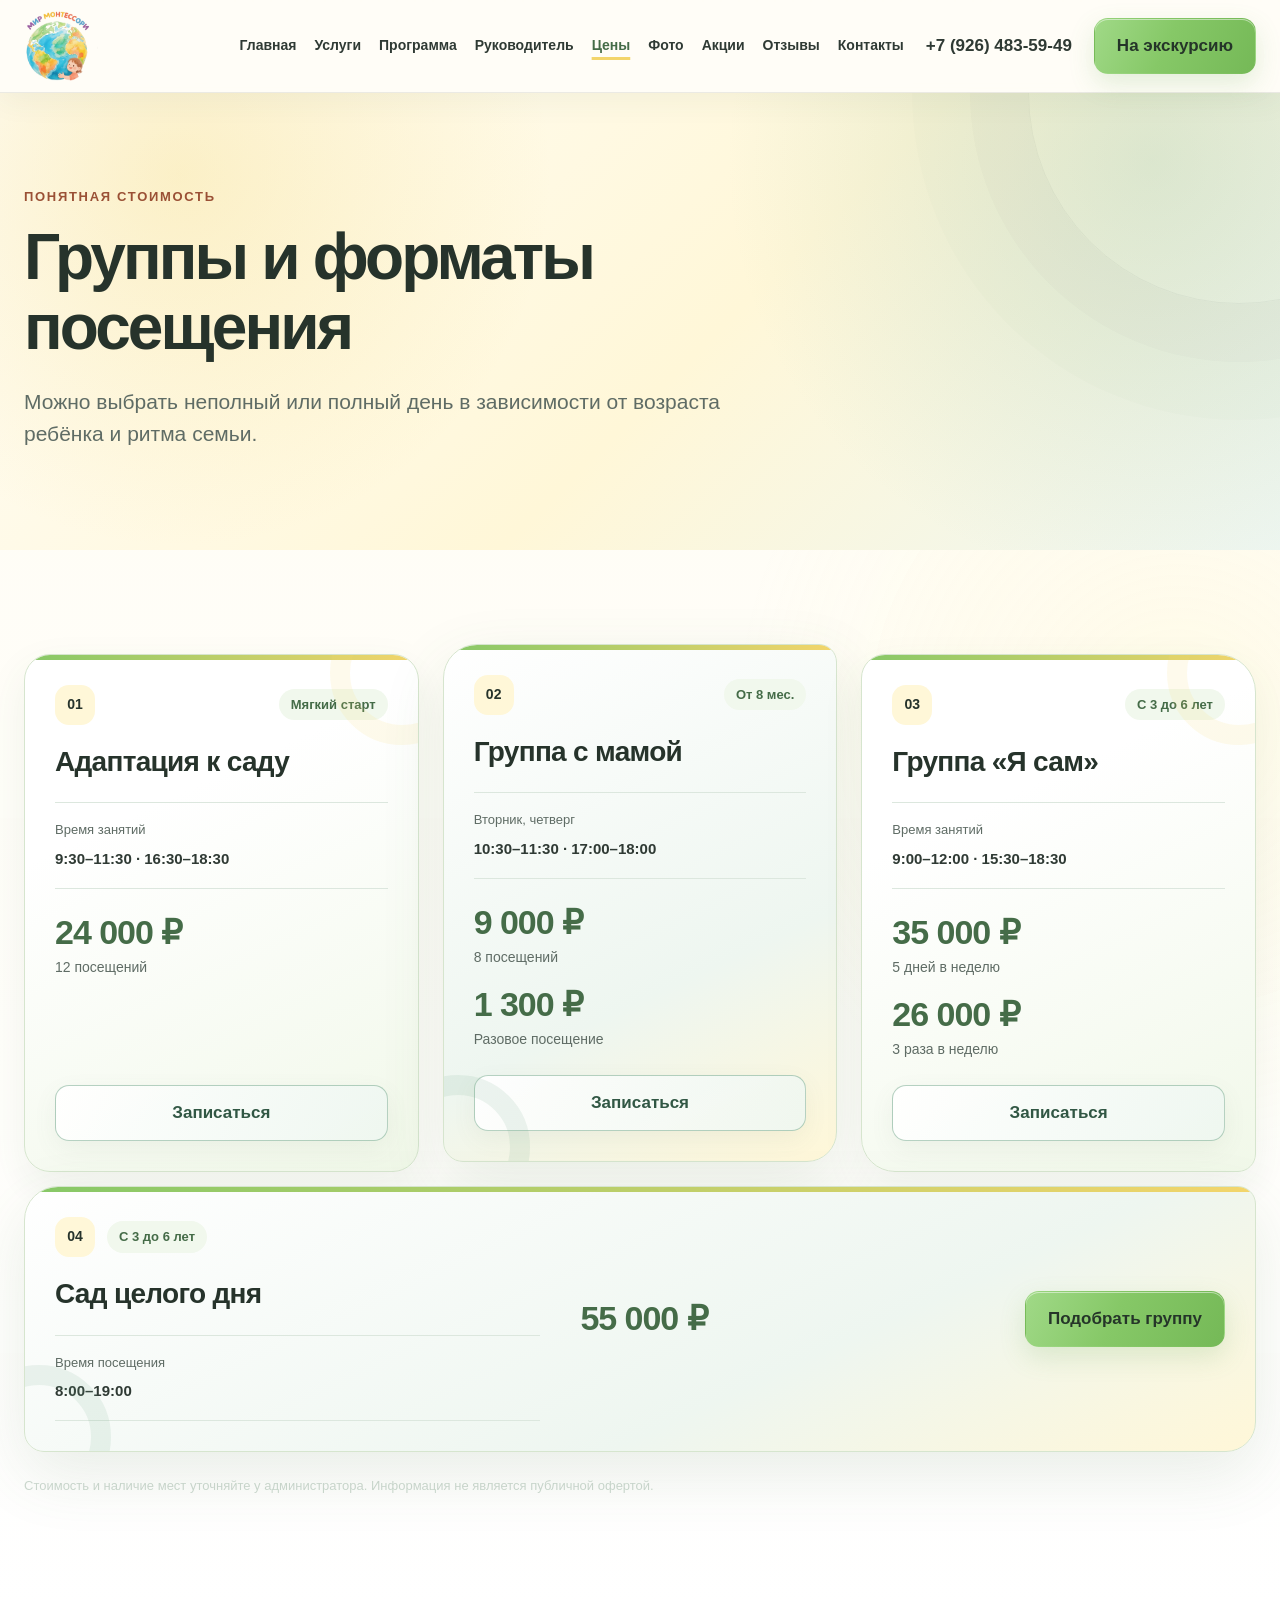
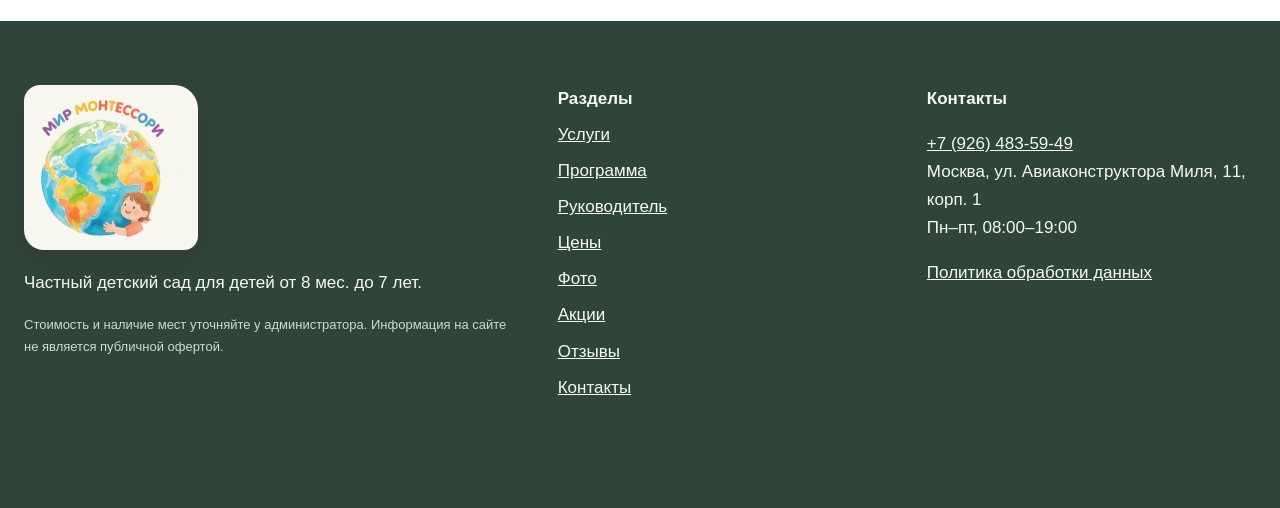
<file: prices.html>
<!doctype html><html lang="ru"><head><meta charset="utf-8"><meta name="viewport" content="width=device-width,initial-scale=1"><title>Группы и цены — Детский сад Мир Монтессори</title><meta name="description" content="Возрастные группы, форматы посещения и цены Детского сада Монтессори в Жулебино."><link rel="stylesheet" href="styles.css"></head><body><div data-header></div><main><section class="page-hero"><div class="container"><div class="eyebrow">Понятная стоимость</div><h1>Группы и форматы посещения</h1><p class="lead">Можно выбрать неполный или полный день в зависимости от возраста ребёнка и ритма семьи.</p></div></section><section class="section pricing-section"><div class="container"><div class="pricing-grid">
<article class="card price-card tariff-card"><div class="tariff-heading"><span class="tariff-number">01</span><span class="tariff-tag">Мягкий старт</span></div><h2>Адаптация к саду</h2><div class="tariff-schedule"><span>Время занятий</span><strong>9:30–11:30 · 16:30–18:30</strong></div><div class="tariff-rates"><div class="tariff-rate"><div class="price">24 000 ₽</div><p>12 посещений</p></div></div><a class="btn secondary" href="contacts.html#tour">Записаться</a></article>
<article class="card price-card tariff-card"><div class="tariff-heading"><span class="tariff-number">02</span><span class="tariff-tag">От 8 мес.</span></div><h2>Группа с мамой</h2><div class="tariff-schedule"><span>Вторник, четверг</span><strong>10:30–11:30 · 17:00–18:00</strong></div><div class="tariff-rates"><div class="tariff-rate"><div class="price">9 000 ₽</div><p>8 посещений</p></div><div class="tariff-rate"><div class="price">1 300 ₽</div><p>Разовое посещение</p></div></div><a class="btn secondary" href="contacts.html#tour">Записаться</a></article>
<article class="card price-card tariff-card"><div class="tariff-heading"><span class="tariff-number">03</span><span class="tariff-tag">С 3 до 6 лет</span></div><h2>Группа «Я сам»</h2><div class="tariff-schedule"><span>Время занятий</span><strong>9:00–12:00 · 15:30–18:30</strong></div><div class="tariff-rates"><div class="tariff-rate"><div class="price">35 000 ₽</div><p>5 дней в неделю</p></div><div class="tariff-rate"><div class="price">26 000 ₽</div><p>3 раза в неделю</p></div></div><a class="btn secondary" href="contacts.html#tour">Записаться</a></article>
</div><article class="card price-card tariff-card tariff-full-day"><div><div class="tariff-heading"><span class="tariff-number">04</span><span class="tariff-tag">С 3 до 6 лет</span></div><h2>Сад целого дня</h2><div class="tariff-schedule"><span>Время посещения</span><strong>8:00–19:00</strong></div></div><div class="tariff-rates"><div class="tariff-rate"><div class="price">55 000 ₽</div></div></div><a class="btn" href="contacts.html#tour">Подобрать группу</a></article><p class="fine">Стоимость и наличие мест уточняйте у администратора. Информация не является публичной офертой.</p></div></section></main><div data-footer></div><script src="site.js"></script></body></html>
</file>
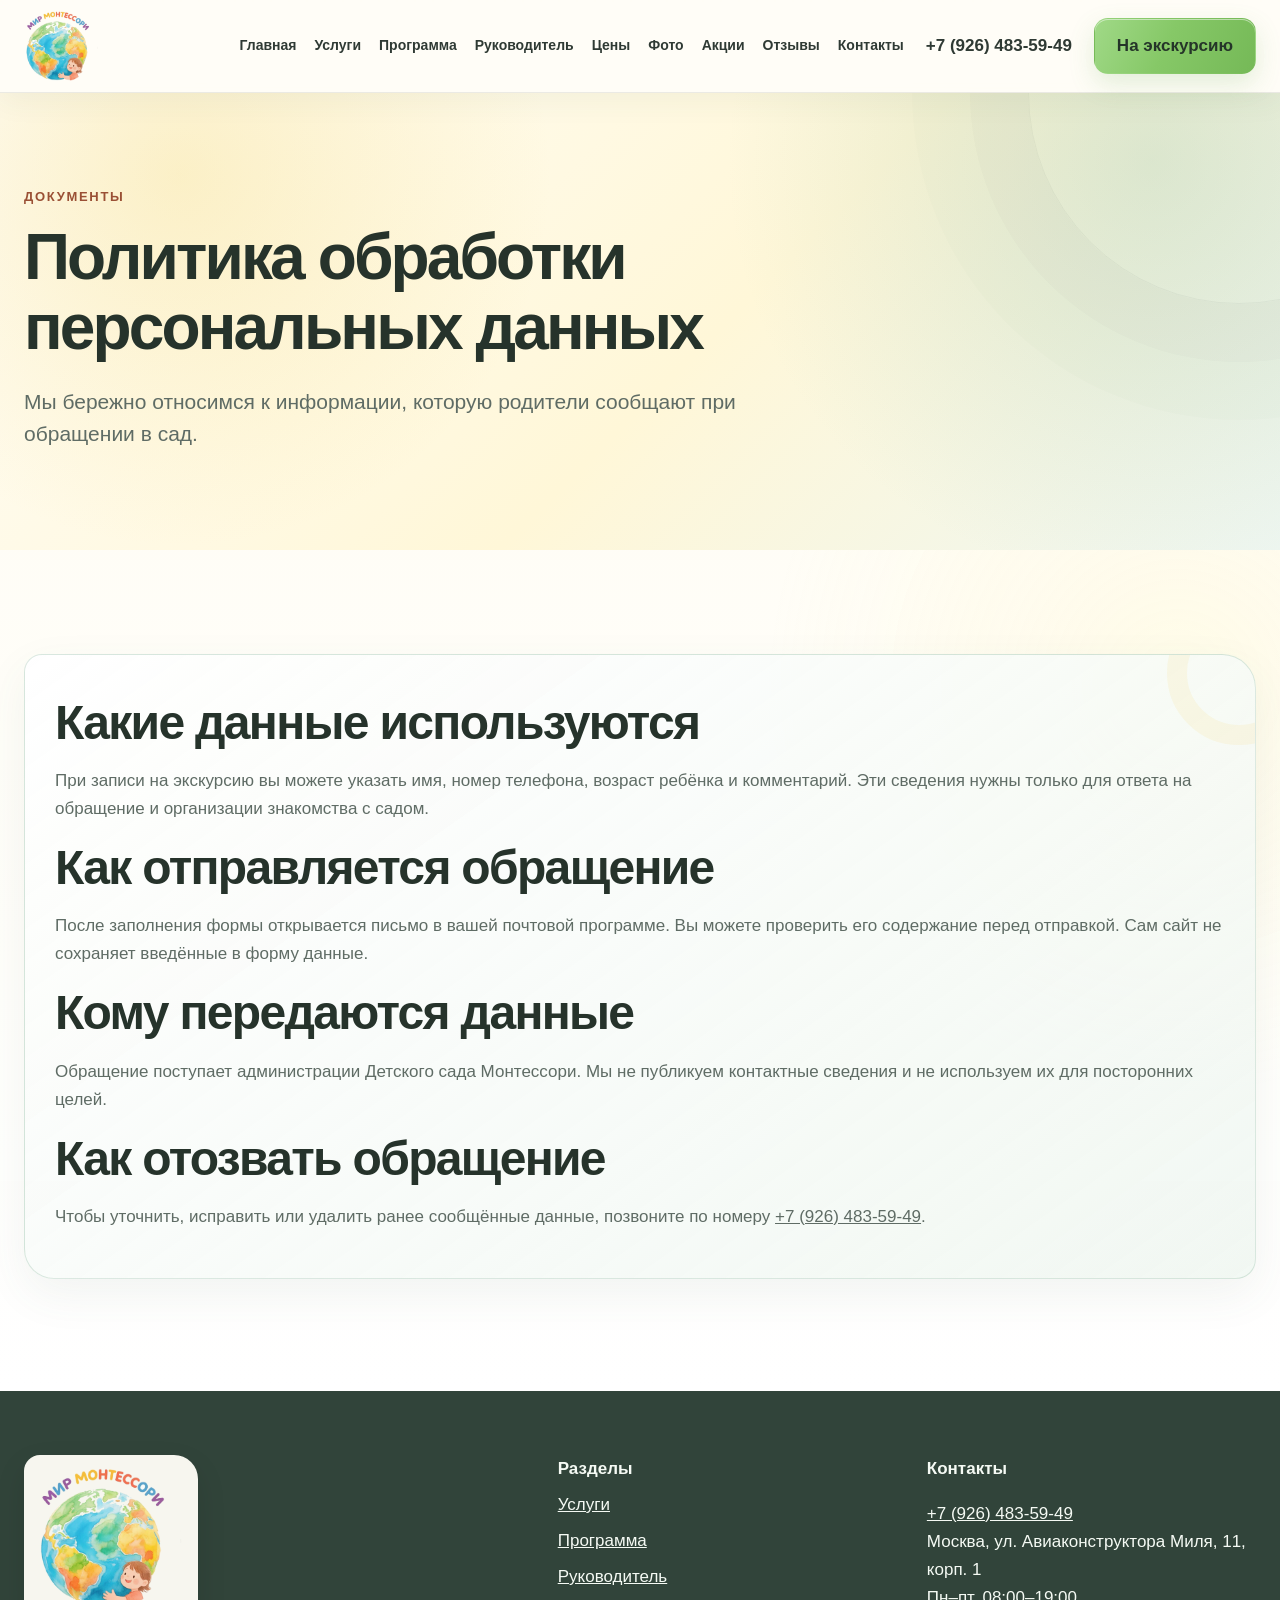
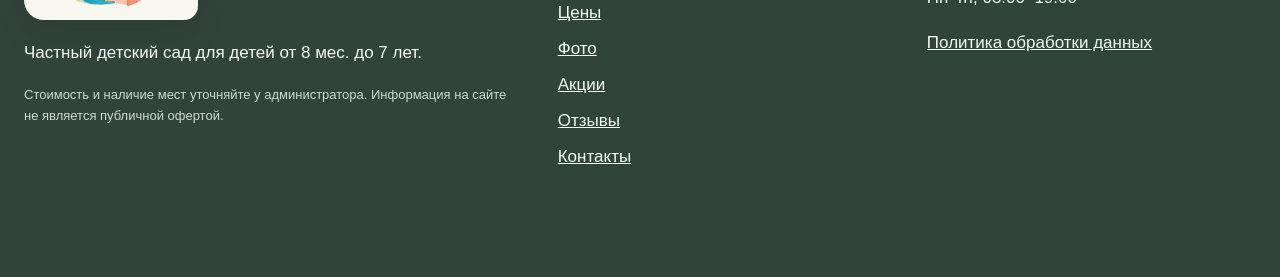
<file: privacy.html>
<!doctype html><html lang="ru"><head><meta charset="utf-8"><meta name="viewport" content="width=device-width,initial-scale=1"><title>Политика обработки данных — Детский сад Мир Монтессори</title><meta name="description" content="Правила обработки контактных данных на сайте Детского сада Монтессори в Жулебино."><link rel="stylesheet" href="styles.css"></head><body><div data-header></div><main><section class="page-hero"><div class="container"><div class="eyebrow">Документы</div><h1>Политика обработки персональных данных</h1><p class="lead">Мы бережно относимся к информации, которую родители сообщают при обращении в сад.</p></div></section><section class="section"><div class="container"><article class="card"><h2>Какие данные используются</h2><p>При записи на экскурсию вы можете указать имя, номер телефона, возраст ребёнка и комментарий. Эти сведения нужны только для ответа на обращение и организации знакомства с садом.</p><h2>Как отправляется обращение</h2><p>После заполнения формы открывается письмо в вашей почтовой программе. Вы можете проверить его содержание перед отправкой. Сам сайт не сохраняет введённые в форму данные.</p><h2>Кому передаются данные</h2><p>Обращение поступает администрации Детского сада Монтессори. Мы не публикуем контактные сведения и не используем их для посторонних целей.</p><h2>Как отозвать обращение</h2><p>Чтобы уточнить, исправить или удалить ранее сообщённые данные, позвоните по номеру <a href="tel:+79264835949">+7 (926) 483-59-49</a>.</p></article></div></section></main><div data-footer></div><script src="site.js"></script></body></html>
</file>
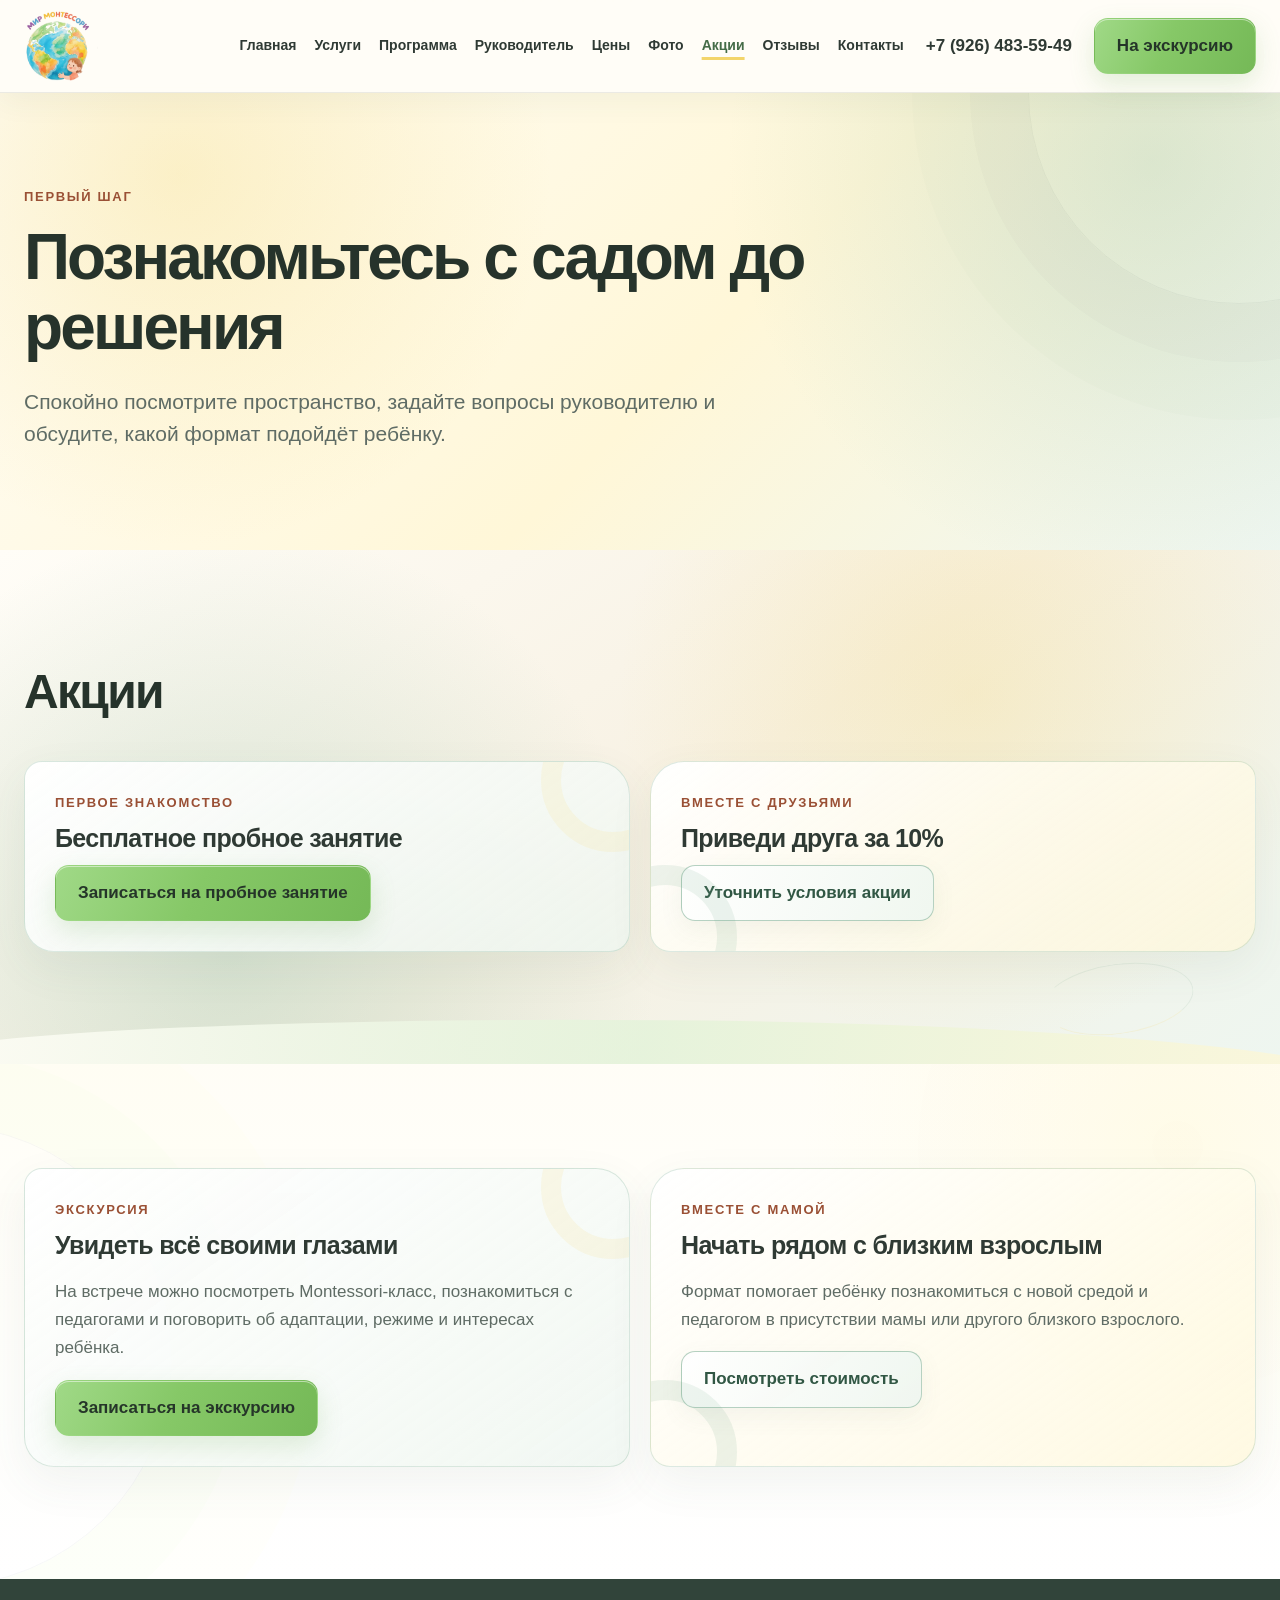
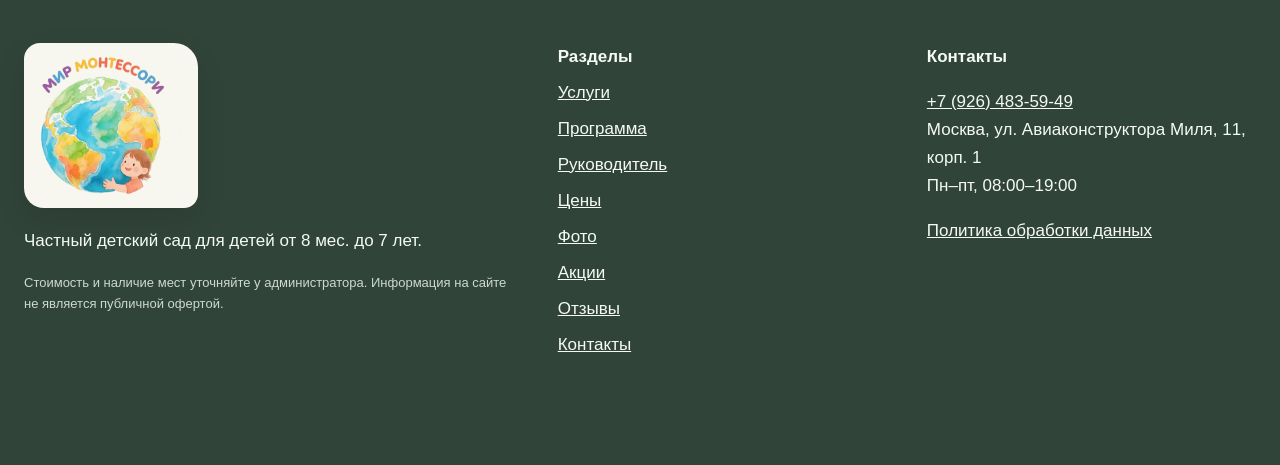
<file: promotions.html>
<!doctype html><html lang="ru"><head><meta charset="utf-8"><meta name="viewport" content="width=device-width,initial-scale=1"><title>Знакомство с садом — Детский сад Мир Монтессори</title><meta name="description" content="Экскурсия и первое знакомство с Детским садом Монтессори в Жулебино."><link rel="stylesheet" href="styles.css"></head><body><div data-header></div><main><section class="page-hero"><div class="container"><div class="eyebrow">Первый шаг</div><h1>Познакомьтесь с садом до решения</h1><p class="lead">Спокойно посмотрите пространство, задайте вопросы руководителю и обсудите, какой формат подойдёт ребёнку.</p></div></section><section class="section tint"><div class="container"><div class="section-head"><h2>Акции</h2></div><div class="grid grid-2"><article class="card"><div class="eyebrow">Первое знакомство</div><h3>Бесплатное пробное занятие</h3><a class="btn" href="contacts.html#tour">Записаться на пробное занятие</a></article><article class="card"><div class="eyebrow">Вместе с друзьями</div><h3>Приведи друга за 10%</h3><a class="btn secondary" href="contacts.html#tour">Уточнить условия акции</a></article></div></div></section><section class="section"><div class="container"><div class="grid grid-2"><article class="card"><div class="eyebrow">Экскурсия</div><h3>Увидеть всё своими глазами</h3><p>На встрече можно посмотреть Montessori-класс, познакомиться с педагогами и поговорить об адаптации, режиме и интересах ребёнка.</p><a class="btn" href="contacts.html#tour">Записаться на экскурсию</a></article><article class="card"><div class="eyebrow">Вместе с мамой</div><h3>Начать рядом с близким взрослым</h3><p>Формат помогает ребёнку познакомиться с новой средой и педагогом в присутствии мамы или другого близкого взрослого.</p><a class="btn secondary" href="prices.html">Посмотреть стоимость</a></article></div></div></section></main><div data-footer></div><script src="site.js"></script></body></html>
</file>
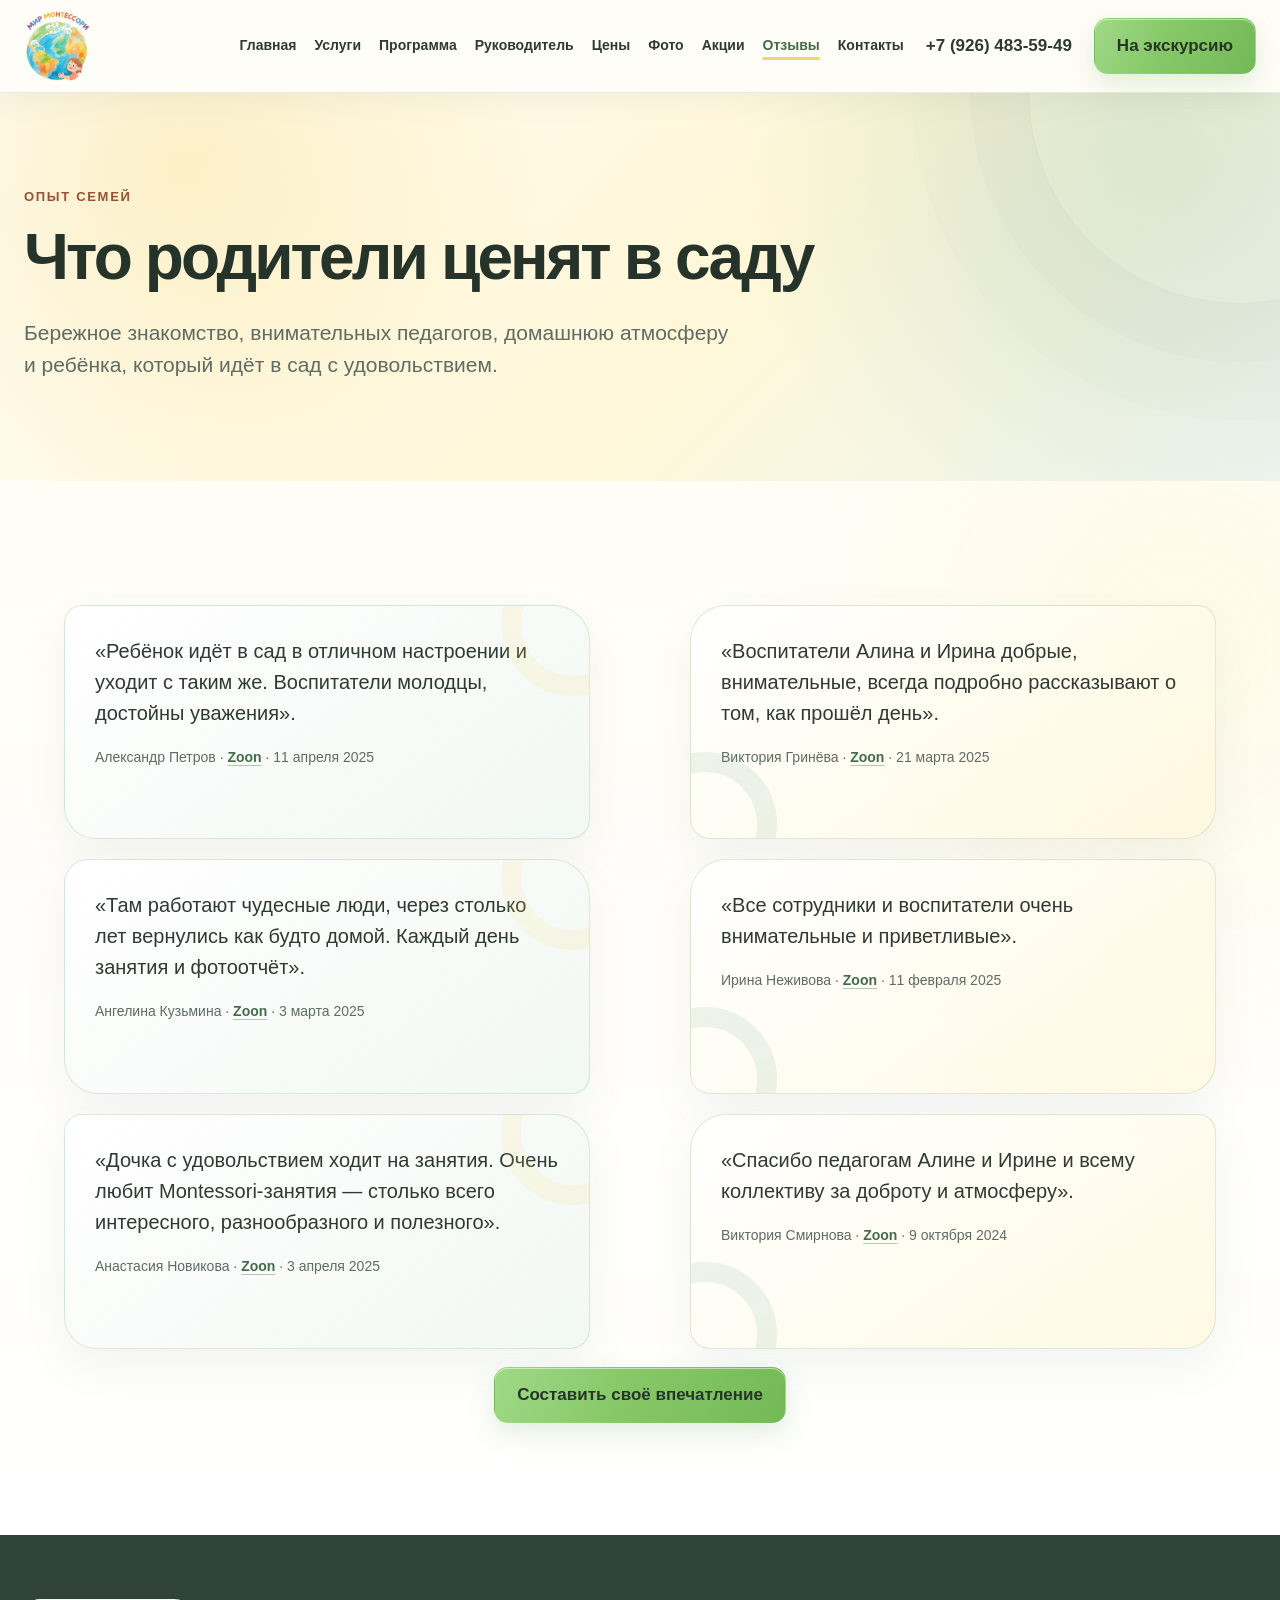
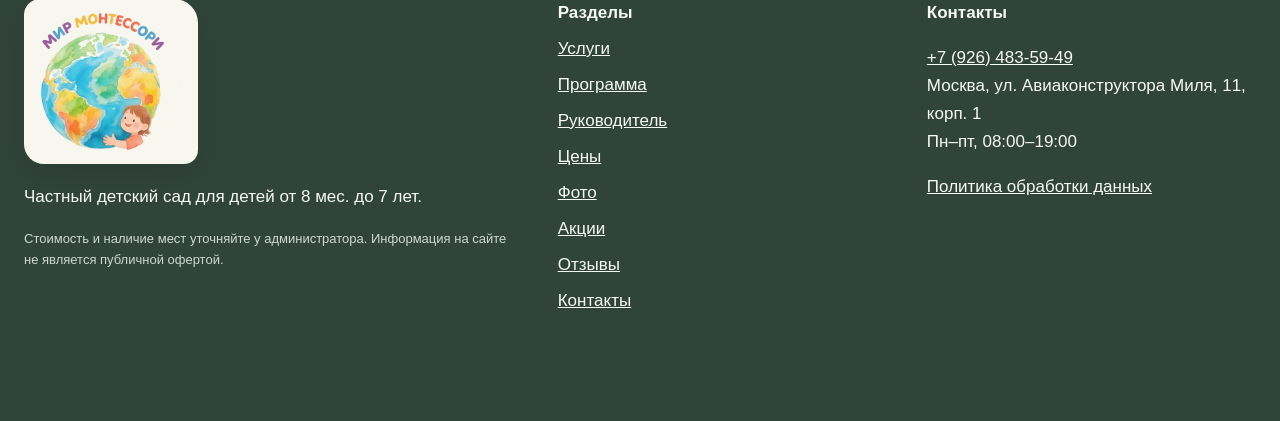
<file: reviews.html>
<!doctype html><html lang="ru"><head><meta charset="utf-8"><meta name="viewport" content="width=device-width,initial-scale=1"><title>Отзывы родителей — Детский сад Мир Монтессори</title><meta name="description" content="Отзывы семей о Детском саду Монтессори в Жулебино."><link rel="stylesheet" href="styles.css"></head><body><div data-header></div><main><section class="page-hero"><div class="container"><div class="eyebrow">Опыт семей</div><h1>Что родители ценят в саду</h1><p class="lead">Бережное знакомство, внимательных педагогов, домашнюю атмосферу и ребёнка, который идёт в сад с удовольствием.</p></div></section><section class="section"><div class="container"><div class="grid grid-2"><blockquote class="card quote">«Ребёнок идёт в сад в отличном настроении и уходит с таким же. Воспитатели молодцы, достойны уважения».<footer>Александр Петров · <a href="https://zoon.ru/msk/kindergarten/detskij_sad_sad_montessori_na_ulitse_aviakonstruktora_milya/#comment68cb8881f3091c78e10e9960" target="_blank" rel="noopener">Zoon</a> · 11 апреля 2025</footer></blockquote><blockquote class="card quote">«Воспитатели Алина и Ирина добрые, внимательные, всегда подробно рассказывают о том, как прошёл день».<footer>Виктория Гринёва · <a href="https://zoon.ru/msk/kindergarten/detskij_sad_sad_montessori_na_ulitse_aviakonstruktora_milya/#comment68cb88e1fed71eede0096b4e" target="_blank" rel="noopener">Zoon</a> · 21 марта 2025</footer></blockquote><blockquote class="card quote">«Там работают чудесные люди, через столько лет вернулись как будто домой. Каждый день занятия и фотоотчёт».<footer>Ангелина Кузьмина · <a href="https://zoon.ru/msk/kindergarten/detskij_sad_sad_montessori_na_ulitse_aviakonstruktora_milya/#comment68cb88c3963a8cfde10ee2c4" target="_blank" rel="noopener">Zoon</a> · 3 марта 2025</footer></blockquote><blockquote class="card quote">«Все сотрудники и воспитатели очень внимательные и приветливые».<footer>Ирина Неживова · <a href="https://zoon.ru/msk/kindergarten/detskij_sad_sad_montessori_na_ulitse_aviakonstruktora_milya/#comment68cb88fad1fa5fc61d09eeaf" target="_blank" rel="noopener">Zoon</a> · 11 февраля 2025</footer></blockquote><blockquote class="card quote">«Дочка с удовольствием ходит на занятия. Очень любит Montessori-занятия — столько всего интересного, разнообразного и полезного».<footer>Анастасия Новикова · <a href="https://zoon.ru/msk/kindergarten/detskij_sad_sad_montessori_na_ulitse_aviakonstruktora_milya/#comment68cb889ff5dcfb93090e73f3" target="_blank" rel="noopener">Zoon</a> · 3 апреля 2025</footer></blockquote><blockquote class="card quote">«Спасибо педагогам Алине и Ирине и всему коллективу за доброту и атмосферу».<footer>Виктория Смирнова · <a href="https://zoon.ru/msk/kindergarten/detskij_sad_sad_montessori_na_ulitse_aviakonstruktora_milya/#comment68cb892dc83246ce130302df" target="_blank" rel="noopener">Zoon</a> · 9 октября 2024</footer></blockquote></div><div class="actions actions-center"><a class="btn" href="contacts.html#tour">Составить своё впечатление</a></div></div></section></main><div data-footer></div><script src="site.js"></script></body></html>
</file>
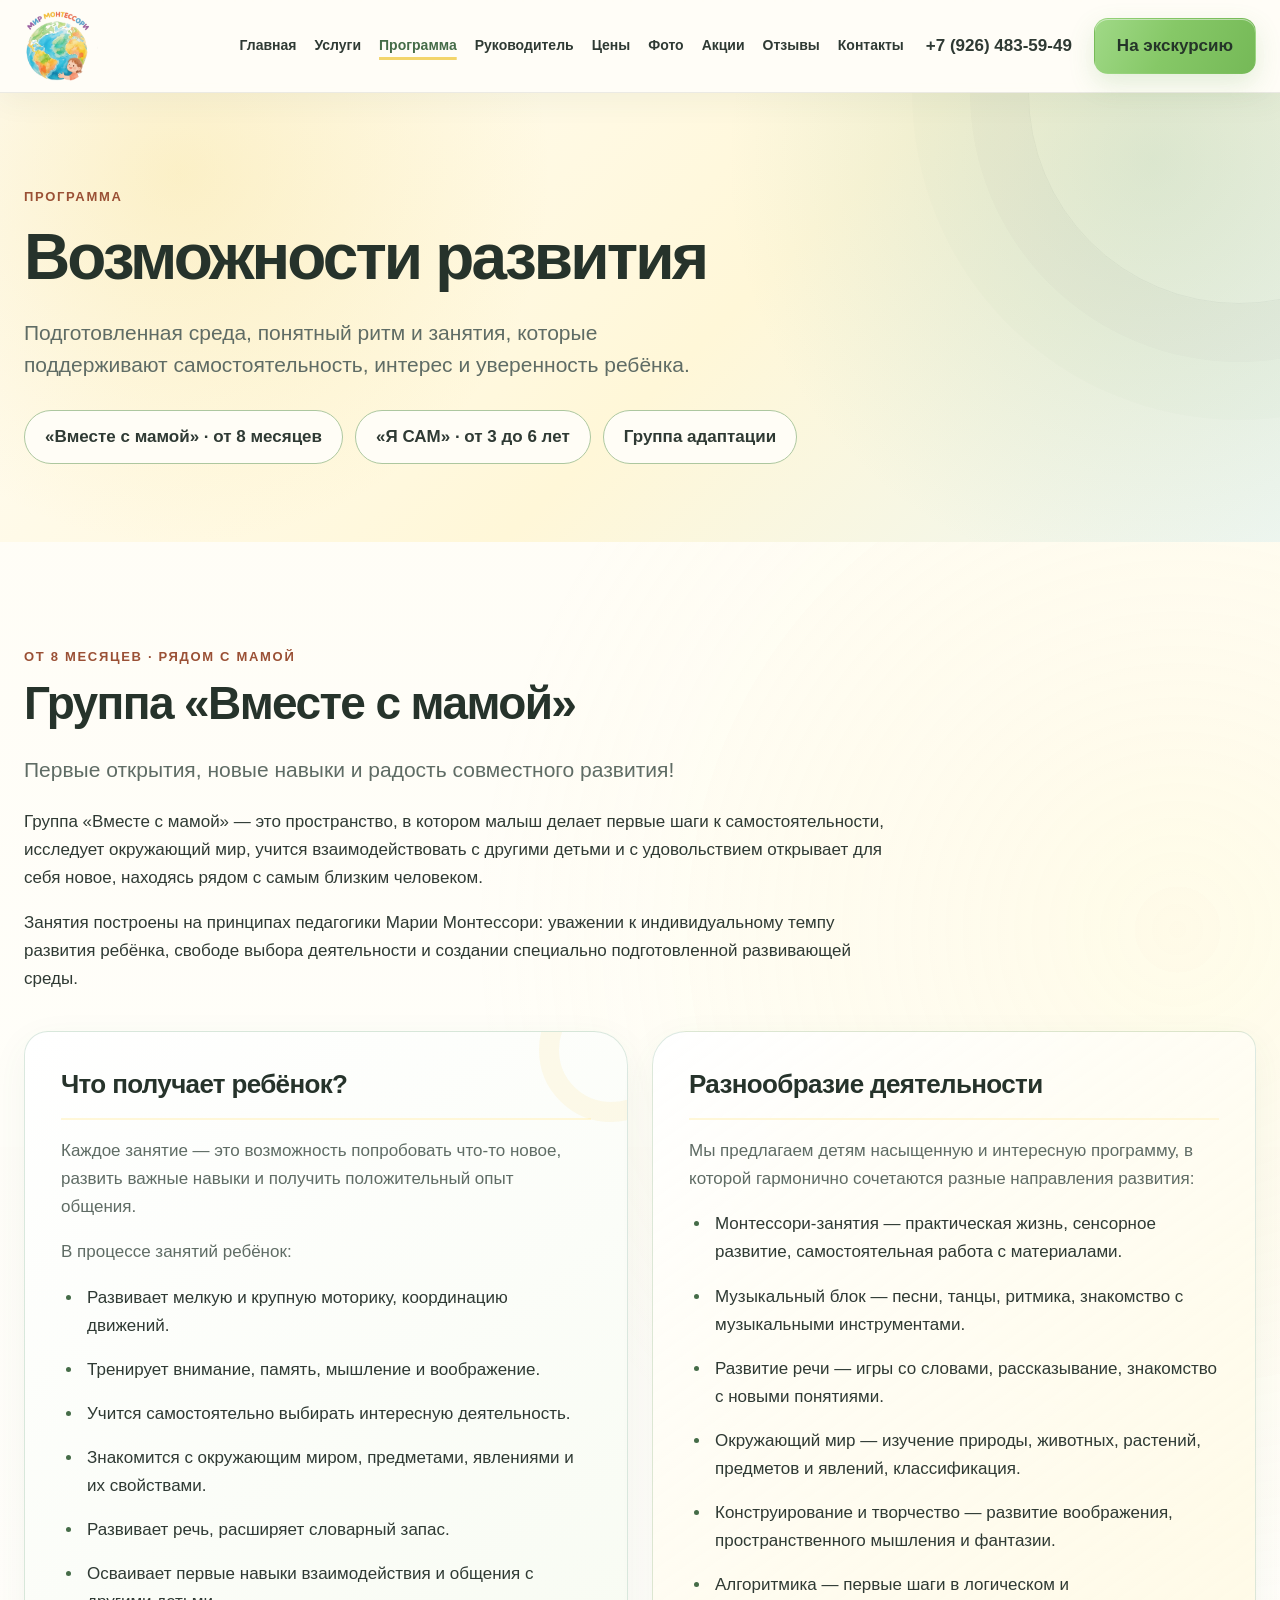
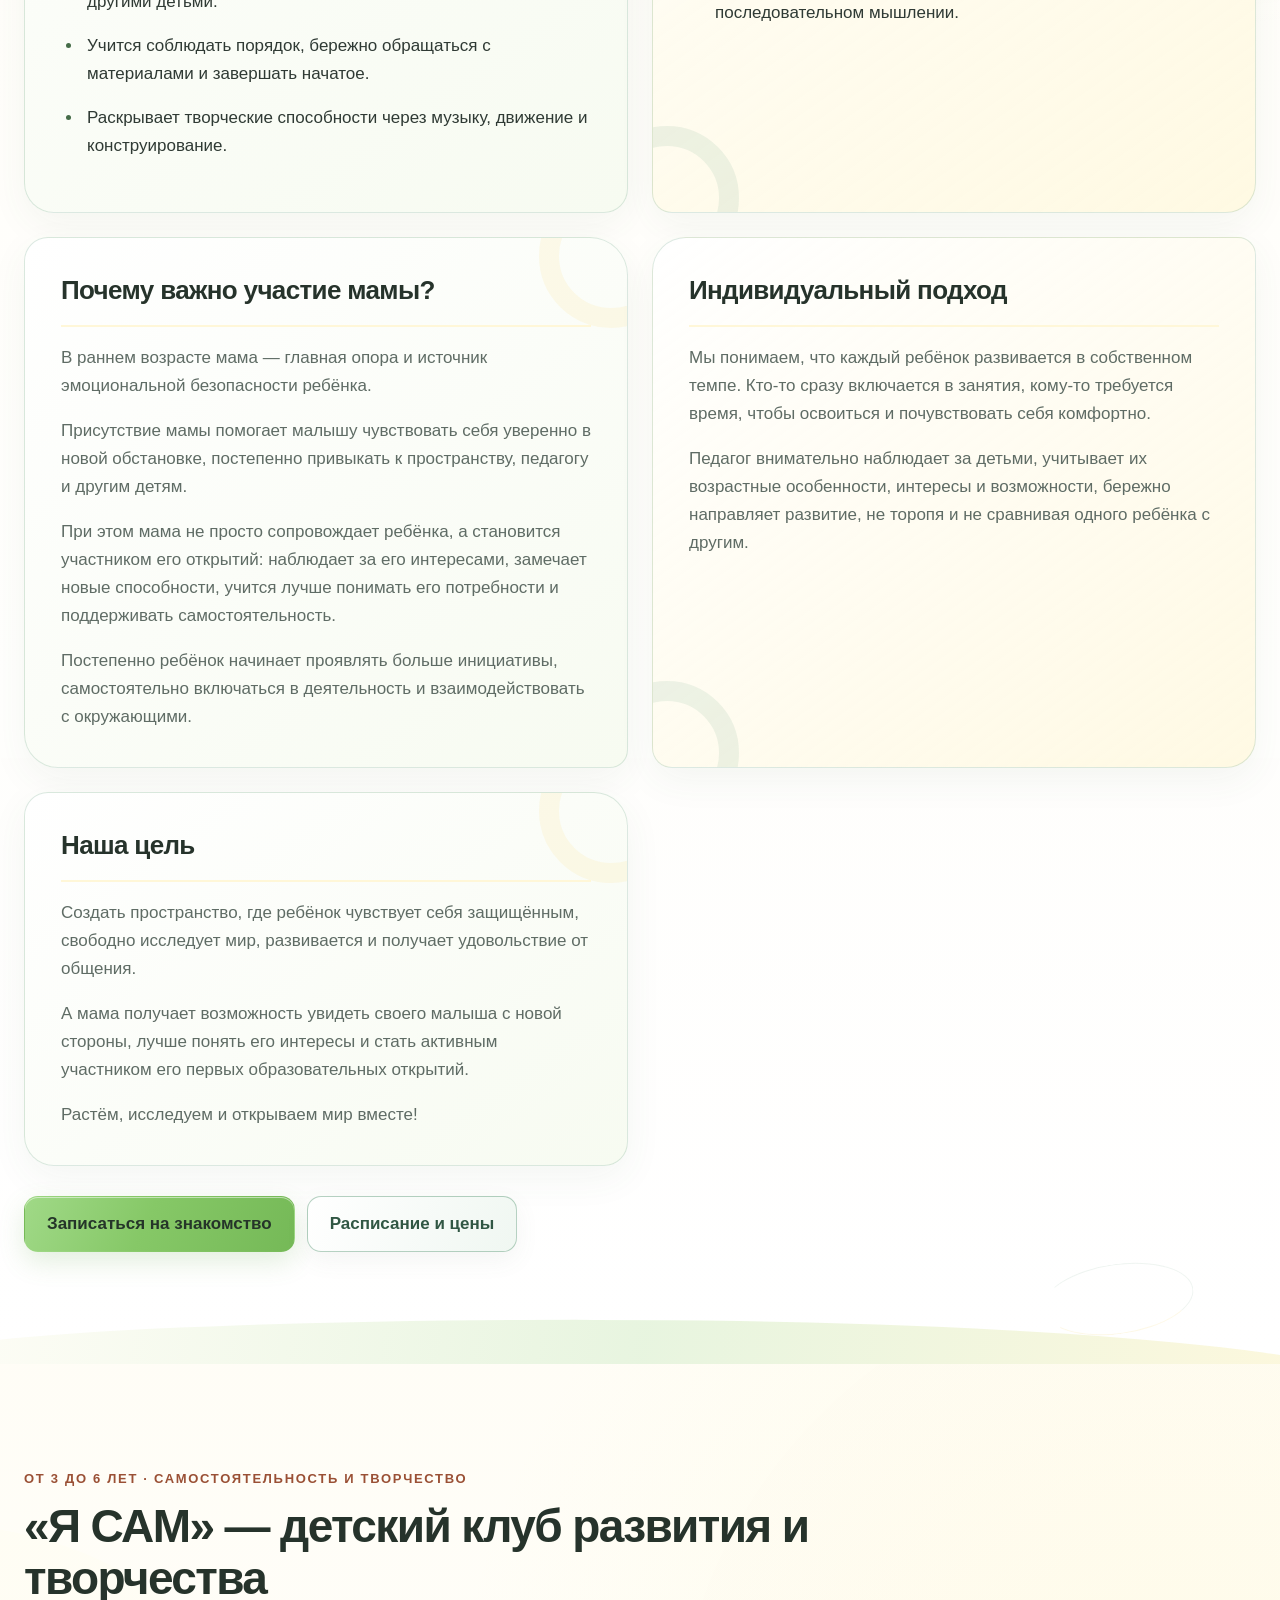
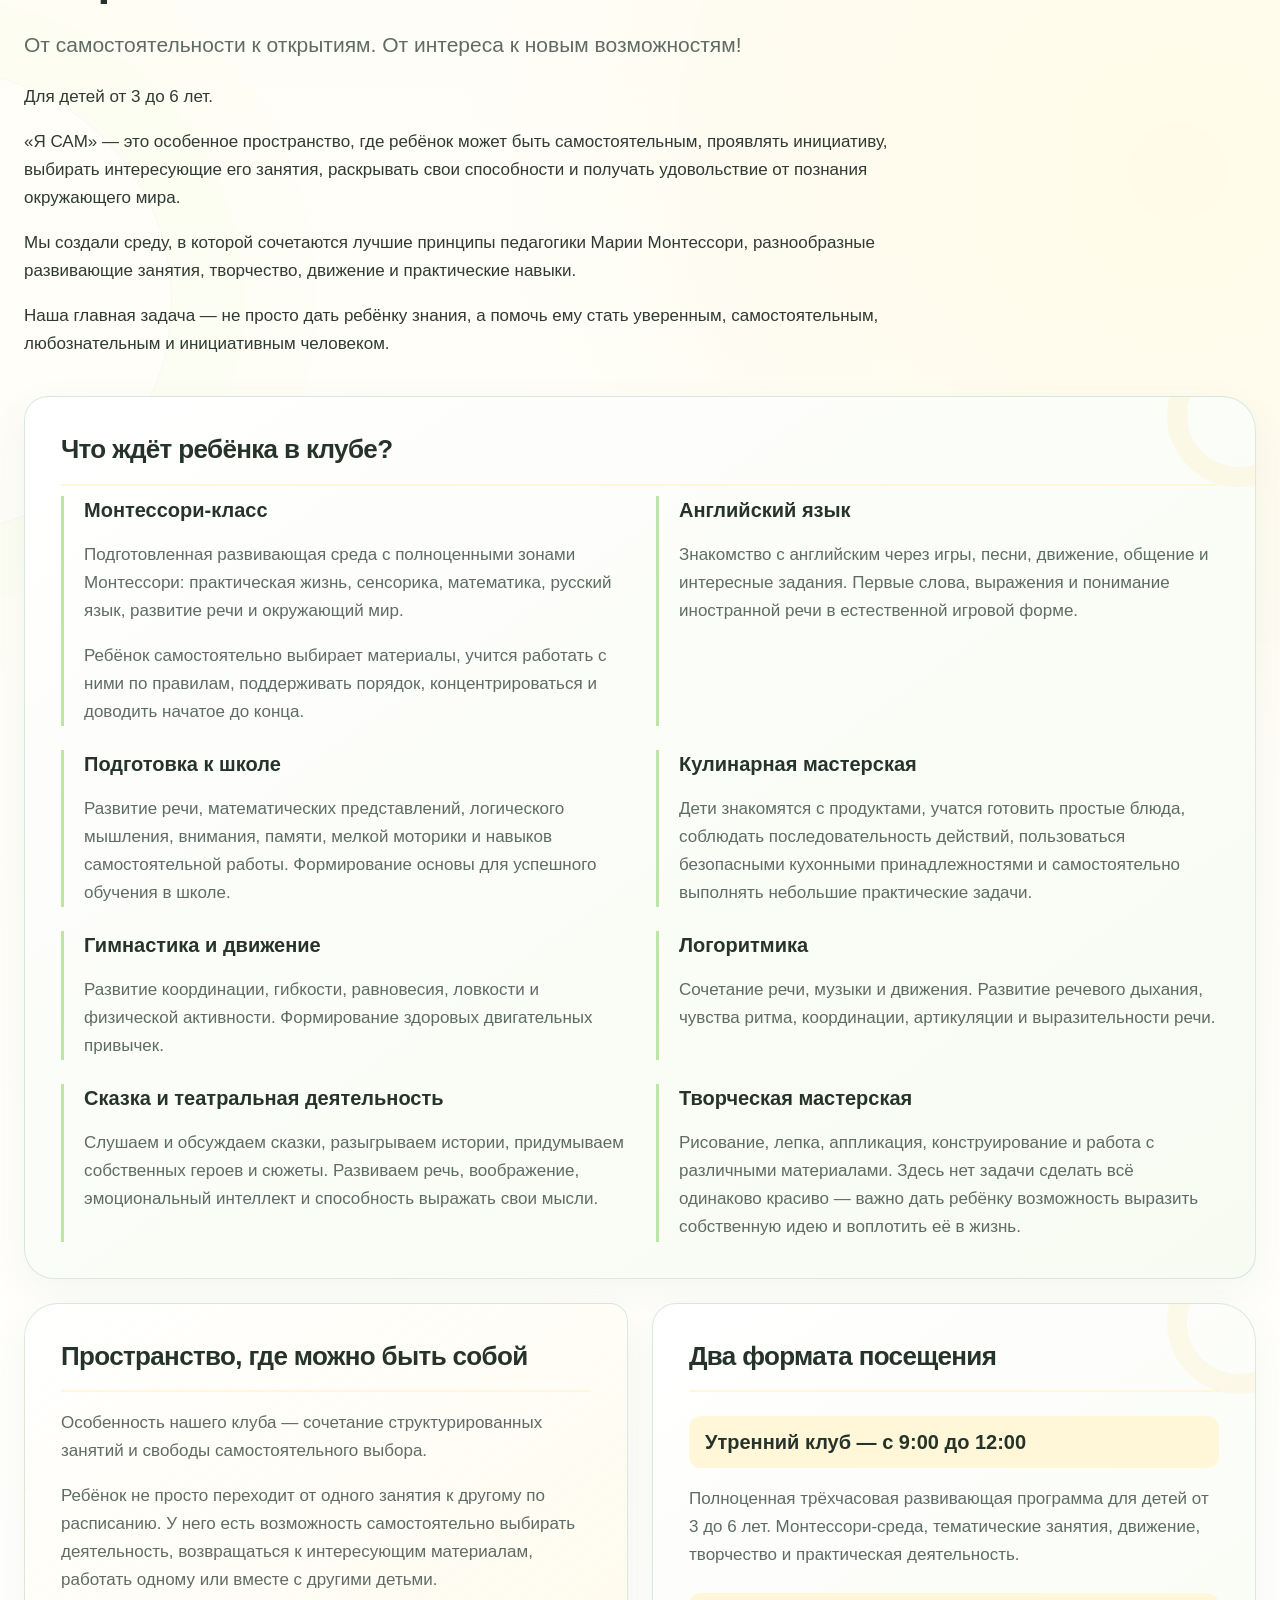
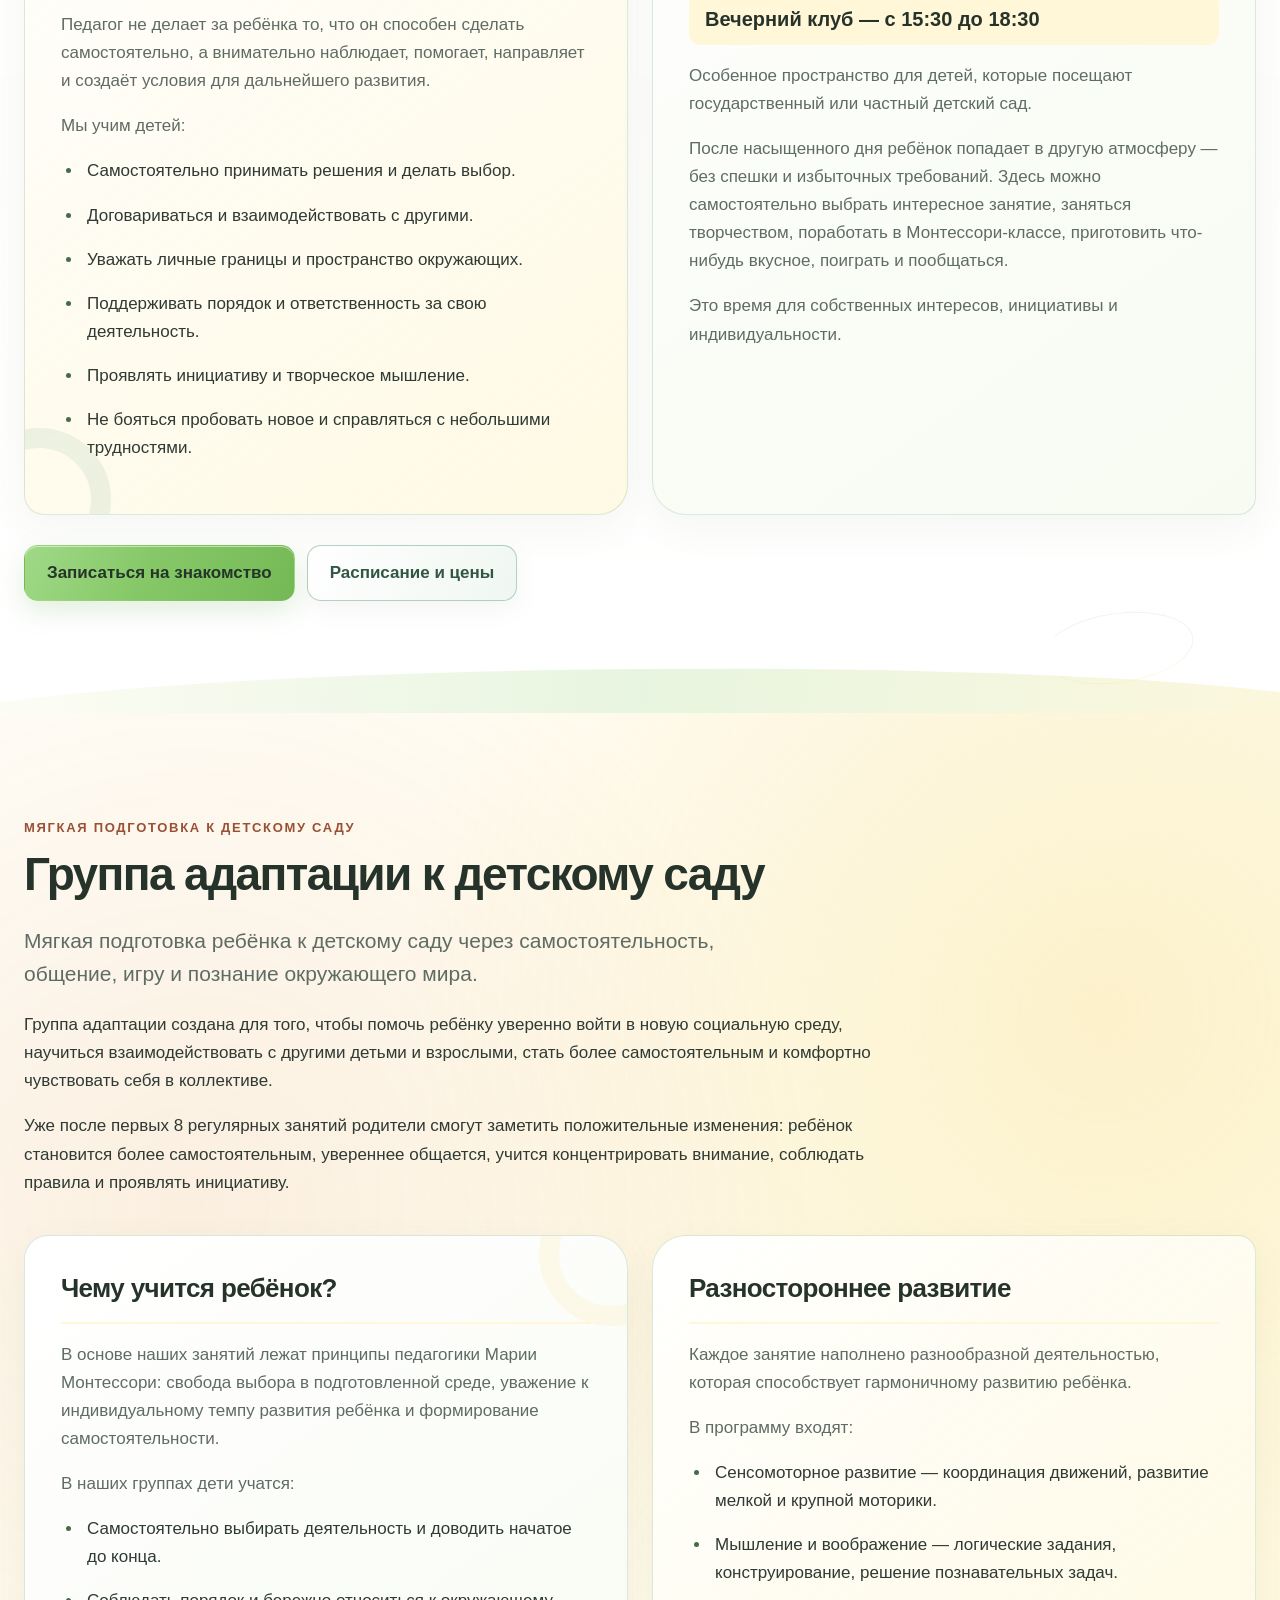
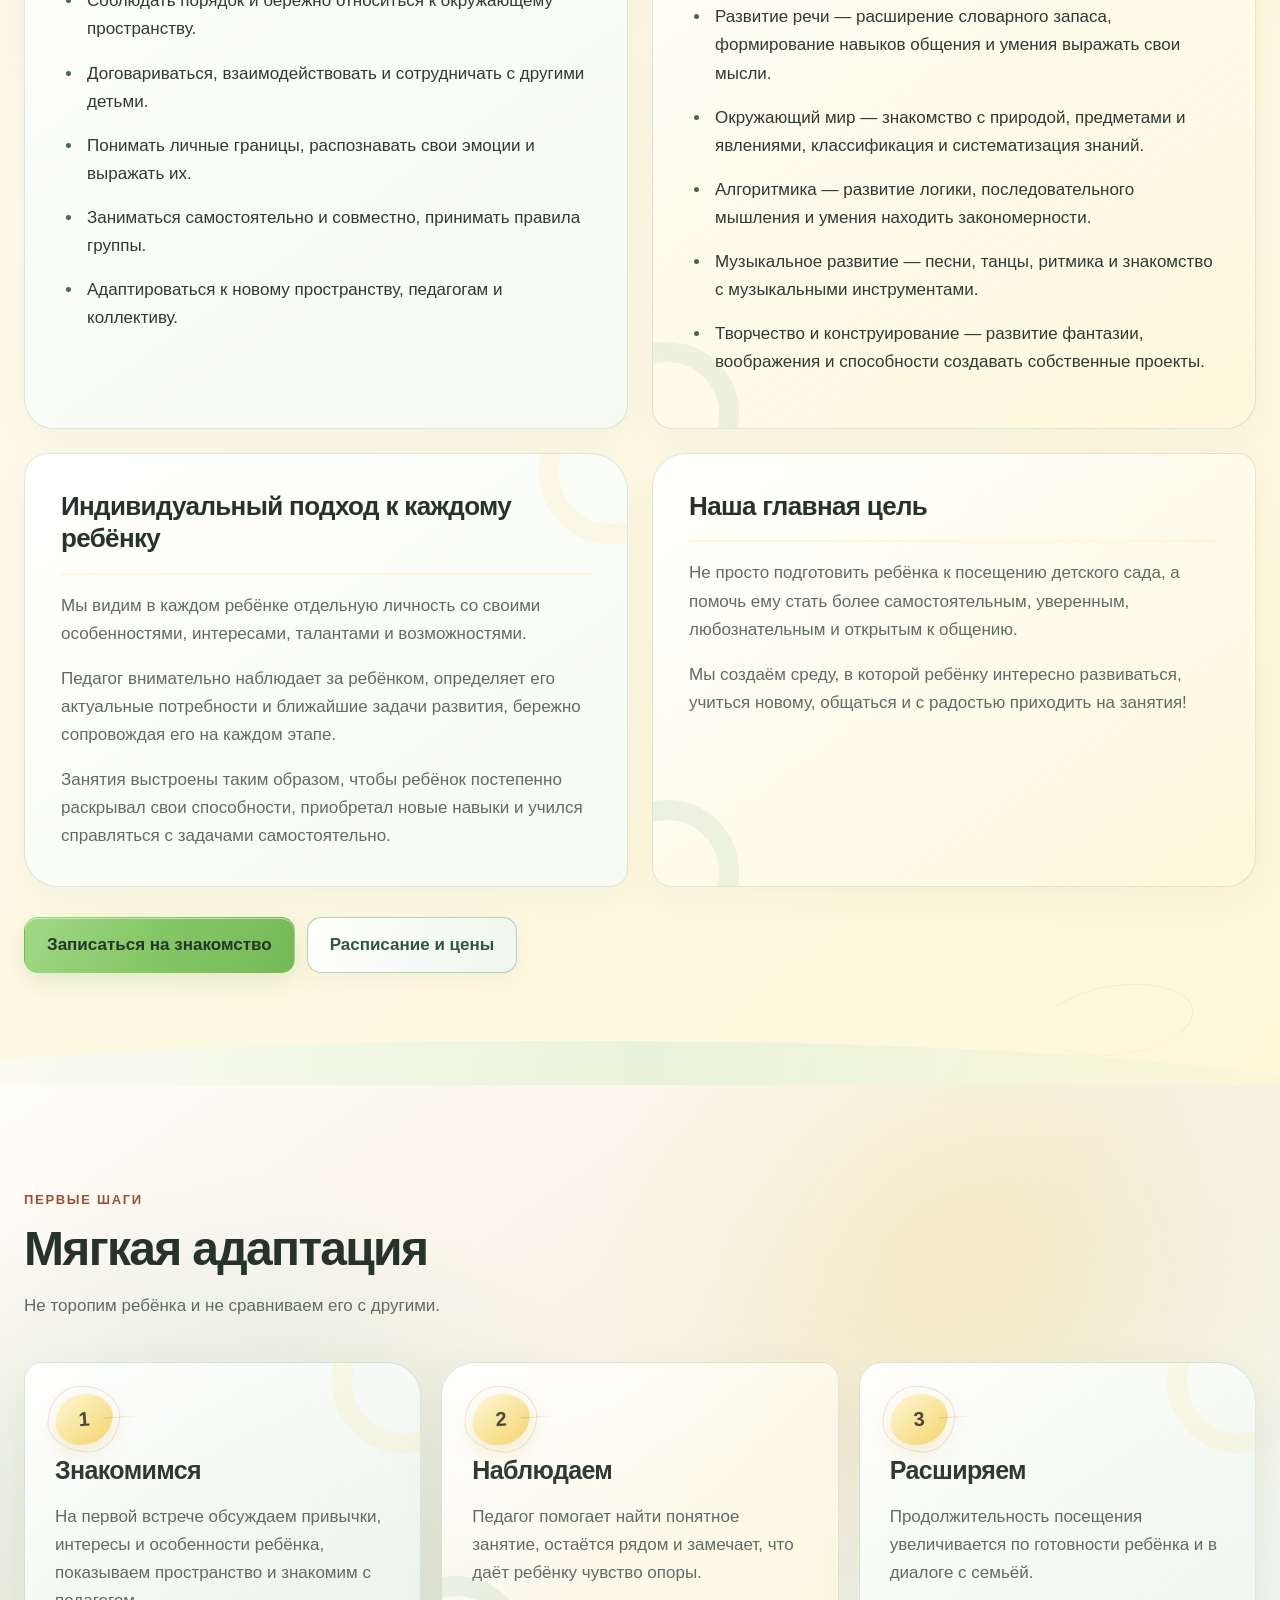
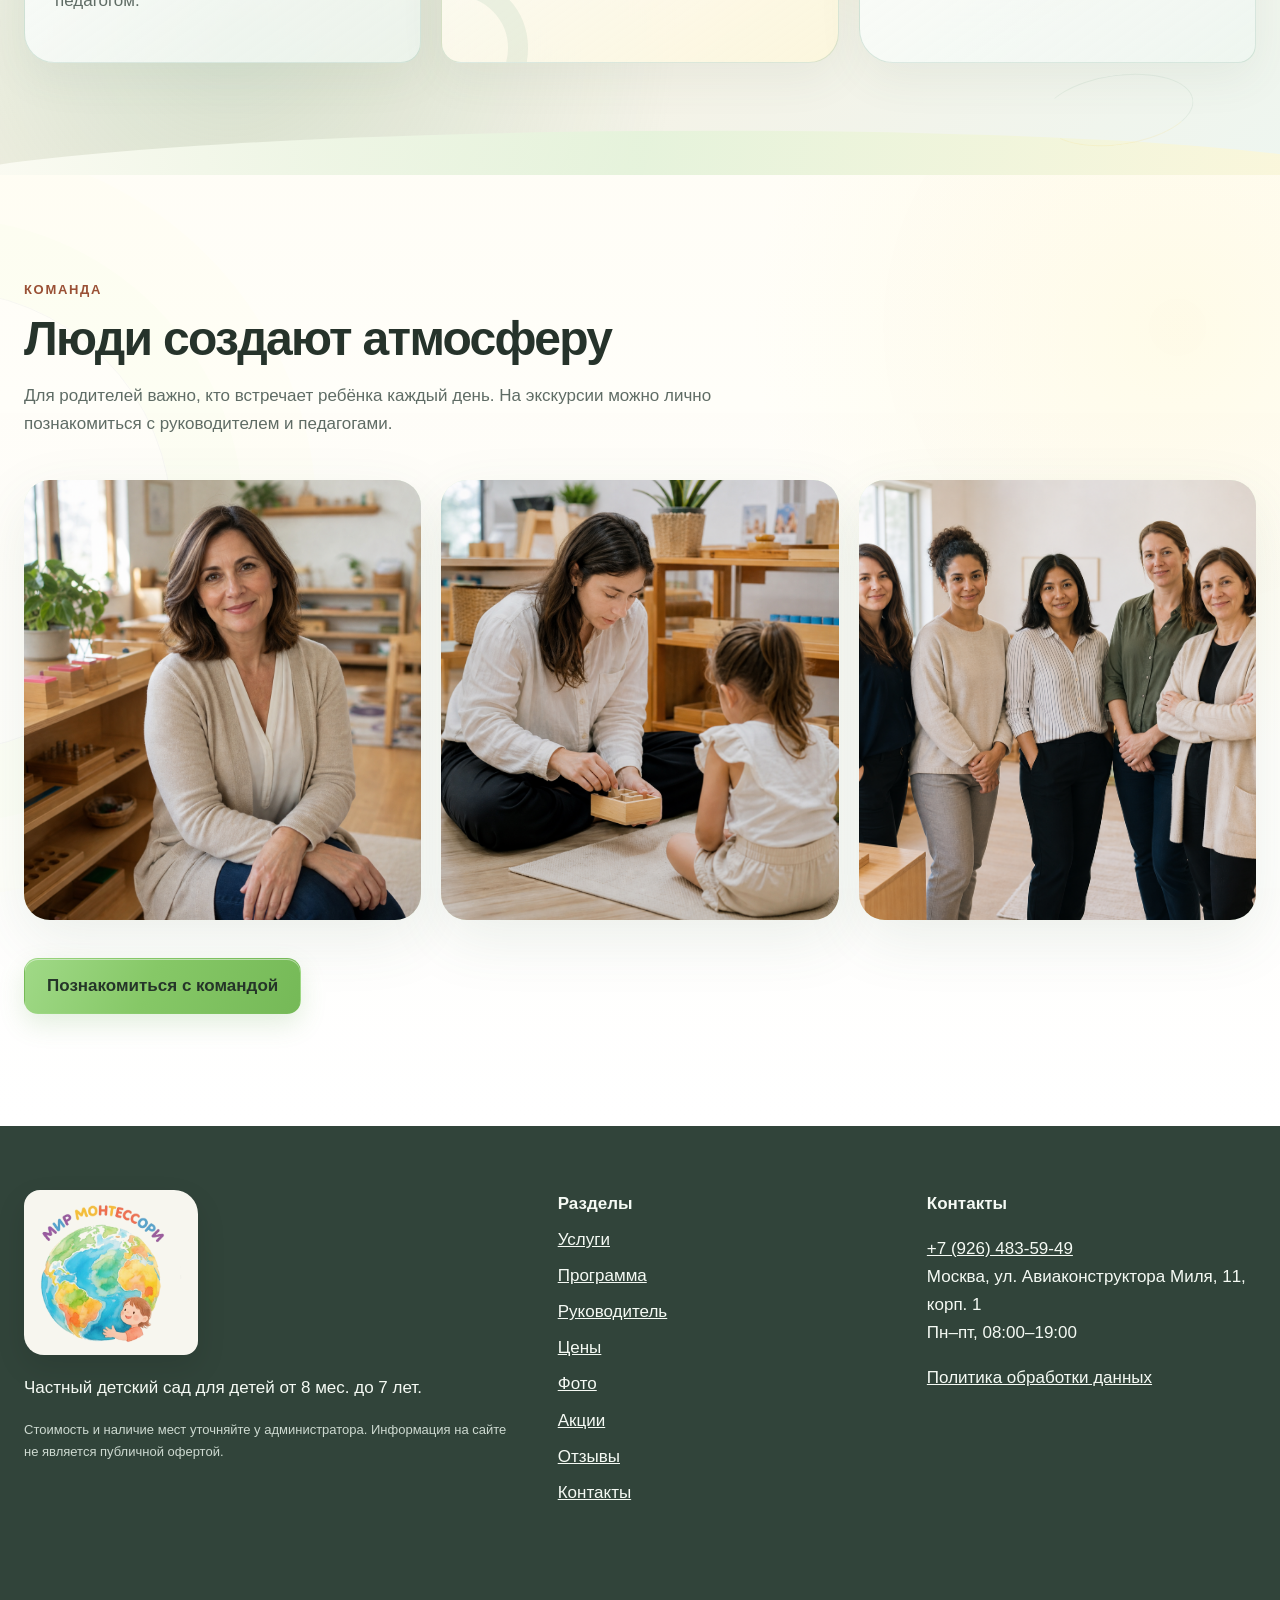
<file: services.html>
<!doctype html><html lang="ru"><head><meta charset="utf-8"><meta name="viewport" content="width=device-width,initial-scale=1"><title>Программа и занятия — Детский сад Мир Монтессори</title><meta name="description" content="Montessori-класс, творчество и занятия для детей разных возрастов в Детском саду Монтессори в Жулебино."><link rel="stylesheet" href="styles.css"></head><body><div data-header></div><main><section class="page-hero"><div class="container"><div class="eyebrow">Программа</div><h1>Возможности развития</h1><p class="lead">Подготовленная среда, понятный ритм и занятия, которые поддерживают самостоятельность, интерес и уверенность ребёнка.</p><nav class="program-nav" aria-label="Программы по возрасту"><a href="#with-mom">«Вместе с мамой» · от 8 месяцев</a><a href="#ya-sam">«Я САМ» · от 3 до 6 лет</a><a href="#adaptation-group">Группа адаптации</a></nav></div></section><section class="section program-section" id="with-mom"><div class="container"><div class="program-intro"><div class="eyebrow">От 8 месяцев · рядом с мамой</div><h2>Группа &#171;Вместе с мамой&#187;</h2><p class="lead">Первые открытия, новые навыки и радость совместного развития!</p><p>Группа &#171;Вместе с мамой&#187; — это пространство, в котором малыш делает первые шаги к самостоятельности, исследует окружающий мир, учится взаимодействовать с другими детьми и с удовольствием открывает для себя новое, находясь рядом с самым близким человеком.</p><p>Занятия построены на принципах педагогики Марии Монтессори: уважении к индивидуальному темпу развития ребёнка, свободе выбора деятельности и создании специально подготовленной развивающей среды.</p></div><div class="program-blocks"><article class="program-block card"><h3>Что получает ребёнок?</h3><p>Каждое занятие — это возможность попробовать что-то новое, развить важные навыки и получить положительный опыт общения.</p><p>В процессе занятий ребёнок:</p><ul class="director-list"><li>Развивает мелкую и крупную моторику, координацию движений.</li><li>Тренирует внимание, память, мышление и воображение.</li><li>Учится самостоятельно выбирать интересную деятельность.</li><li>Знакомится с окружающим миром, предметами, явлениями и их свойствами.</li><li>Развивает речь, расширяет словарный запас.</li><li>Осваивает первые навыки взаимодействия и общения с другими детьми.</li><li>Учится соблюдать порядок, бережно обращаться с материалами и завершать начатое.</li><li>Раскрывает творческие способности через музыку, движение и конструирование.</li></ul></article><article class="program-block card"><h3>Разнообразие деятельности</h3><p>Мы предлагаем детям насыщенную и интересную программу, в которой гармонично сочетаются разные направления развития:</p><ul class="director-list"><li>Монтессори-занятия — практическая жизнь, сенсорное развитие, самостоятельная работа с материалами.</li><li>Музыкальный блок — песни, танцы, ритмика, знакомство с музыкальными инструментами.</li><li>Развитие речи — игры со словами, рассказывание, знакомство с новыми понятиями.</li><li>Окружающий мир — изучение природы, животных, растений, предметов и явлений, классификация.</li><li>Конструирование и творчество — развитие воображения, пространственного мышления и фантазии.</li><li>Алгоритмика — первые шаги в логическом и последовательном мышлении.</li></ul></article><article class="program-block card"><h3>Почему важно участие мамы?</h3><p>В раннем возрасте мама — главная опора и источник эмоциональной безопасности ребёнка.</p><p>Присутствие мамы помогает малышу чувствовать себя уверенно в новой обстановке, постепенно привыкать к пространству, педагогу и другим детям.</p><p>При этом мама не просто сопровождает ребёнка, а становится участником его открытий: наблюдает за его интересами, замечает новые способности, учится лучше понимать его потребности и поддерживать самостоятельность.</p><p>Постепенно ребёнок начинает проявлять больше инициативы, самостоятельно включаться в деятельность и взаимодействовать с окружающими.</p></article><article class="program-block card"><h3>Индивидуальный подход</h3><p>Мы понимаем, что каждый ребёнок развивается в собственном темпе. Кто-то сразу включается в занятия, кому-то требуется время, чтобы освоиться и почувствовать себя комфортно.</p><p>Педагог внимательно наблюдает за детьми, учитывает их возрастные особенности, интересы и возможности, бережно направляет развитие, не торопя и не сравнивая одного ребёнка с другим.</p></article><article class="program-block card"><h3>Наша цель</h3><p>Создать пространство, где ребёнок чувствует себя защищённым, свободно исследует мир, развивается и получает удовольствие от общения.</p><p>А мама получает возможность увидеть своего малыша с новой стороны, лучше понять его интересы и стать активным участником его первых образовательных открытий.</p><p>Растём, исследуем и открываем мир вместе!</p></article></div><div class="actions"><a class="btn" href="contacts.html#tour">Записаться на знакомство</a><a class="btn secondary" href="prices.html">Расписание и цены</a></div></div></section><section class="section program-section" id="ya-sam"><div class="container"><div class="program-intro"><div class="eyebrow">От 3 до 6 лет · самостоятельность и творчество</div><h2>&#171;Я САМ&#187; — детский клуб развития и творчества</h2><p class="lead">От самостоятельности к открытиям. От интереса к новым возможностям!</p><p>Для детей от 3 до 6 лет.</p><p>&#171;Я САМ&#187; — это особенное пространство, где ребёнок может быть самостоятельным, проявлять инициативу, выбирать интересующие его занятия, раскрывать свои способности и получать удовольствие от познания окружающего мира.</p><p>Мы создали среду, в которой сочетаются лучшие принципы педагогики Марии Монтессори, разнообразные развивающие занятия, творчество, движение и практические навыки.</p><p>Наша главная задача — не просто дать ребёнку знания, а помочь ему стать уверенным, самостоятельным, любознательным и инициативным человеком.</p></div><div class="program-blocks"><article class="program-block card program-block-wide"><h3>Что ждёт ребёнка в клубе?</h3><div class="program-activities"><div class="program-activity"><h4>Монтессори-класс</h4><p>Подготовленная развивающая среда с полноценными зонами Монтессори: практическая жизнь, сенсорика, математика, русский язык, развитие речи и окружающий мир.</p><p>Ребёнок самостоятельно выбирает материалы, учится работать с ними по правилам, поддерживать порядок, концентрироваться и доводить начатое до конца.</p></div><div class="program-activity"><h4>Английский язык</h4><p>Знакомство с английским через игры, песни, движение, общение и интересные задания. Первые слова, выражения и понимание иностранной речи в естественной игровой форме.</p></div><div class="program-activity"><h4>Подготовка к школе</h4><p>Развитие речи, математических представлений, логического мышления, внимания, памяти, мелкой моторики и навыков самостоятельной работы. Формирование основы для успешного обучения в школе.</p></div><div class="program-activity"><h4>Кулинарная мастерская</h4><p>Дети знакомятся с продуктами, учатся готовить простые блюда, соблюдать последовательность действий, пользоваться безопасными кухонными принадлежностями и самостоятельно выполнять небольшие практические задачи.</p></div><div class="program-activity"><h4>Гимнастика и движение</h4><p>Развитие координации, гибкости, равновесия, ловкости и физической активности. Формирование здоровых двигательных привычек.</p></div><div class="program-activity"><h4>Логоритмика</h4><p>Сочетание речи, музыки и движения. Развитие речевого дыхания, чувства ритма, координации, артикуляции и выразительности речи.</p></div><div class="program-activity"><h4>Сказка и театральная деятельность</h4><p>Слушаем и обсуждаем сказки, разыгрываем истории, придумываем собственных героев и сюжеты. Развиваем речь, воображение, эмоциональный интеллект и способность выражать свои мысли.</p></div><div class="program-activity"><h4>Творческая мастерская</h4><p>Рисование, лепка, аппликация, конструирование и работа с различными материалами. Здесь нет задачи сделать всё одинаково красиво — важно дать ребёнку возможность выразить собственную идею и воплотить её в жизнь.</p></div></div></article><article class="program-block card"><h3>Пространство, где можно быть собой</h3><p>Особенность нашего клуба — сочетание структурированных занятий и свободы самостоятельного выбора.</p><p>Ребёнок не просто переходит от одного занятия к другому по расписанию. У него есть возможность самостоятельно выбирать деятельность, возвращаться к интересующим материалам, работать одному или вместе с другими детьми.</p><p>Педагог не делает за ребёнка то, что он способен сделать самостоятельно, а внимательно наблюдает, помогает, направляет и создаёт условия для дальнейшего развития.</p><p>Мы учим детей:</p><ul class="director-list"><li>Самостоятельно принимать решения и делать выбор.</li><li>Договариваться и взаимодействовать с другими.</li><li>Уважать личные границы и пространство окружающих.</li><li>Поддерживать порядок и ответственность за свою деятельность.</li><li>Проявлять инициативу и творческое мышление.</li><li>Не бояться пробовать новое и справляться с небольшими трудностями.</li></ul></article><article class="program-block card"><h3>Два формата посещения</h3><h4 class="program-time">Утренний клуб — с 9:00 до 12:00</h4><p>Полноценная трёхчасовая развивающая программа для детей от 3 до 6 лет. Монтессори-среда, тематические занятия, движение, творчество и практическая деятельность.</p><h4 class="program-time">Вечерний клуб — с 15:30 до 18:30</h4><p>Особенное пространство для детей, которые посещают государственный или частный детский сад.</p><p>После насыщенного дня ребёнок попадает в другую атмосферу — без спешки и избыточных требований. Здесь можно самостоятельно выбрать интересное занятие, заняться творчеством, поработать в Монтессори-классе, приготовить что-нибудь вкусное, поиграть и пообщаться.</p><p>Это время для собственных интересов, инициативы и индивидуальности.</p></article></div><div class="actions"><a class="btn" href="contacts.html#tour">Записаться на знакомство</a><a class="btn secondary" href="prices.html">Расписание и цены</a></div></div></section><section class="section program-section" id="adaptation-group"><div class="container"><div class="program-intro"><div class="eyebrow">Мягкая подготовка к детскому саду</div><h2>Группа адаптации к детскому саду</h2><p class="lead">Мягкая подготовка ребёнка к детскому саду через самостоятельность, общение, игру и познание окружающего мира.</p><p>Группа адаптации создана для того, чтобы помочь ребёнку уверенно войти в новую социальную среду, научиться взаимодействовать с другими детьми и взрослыми, стать более самостоятельным и комфортно чувствовать себя в коллективе.</p><p>Уже после первых 8 регулярных занятий родители смогут заметить положительные изменения: ребёнок становится более самостоятельным, увереннее общается, учится концентрировать внимание, соблюдать правила и проявлять инициативу.</p></div><div class="program-blocks">
<article class="program-block card"><h3>Чему учится ребёнок?</h3><p>В основе наших занятий лежат принципы педагогики Марии Монтессори: свобода выбора в подготовленной среде, уважение к индивидуальному темпу развития ребёнка и формирование самостоятельности.</p><p>В наших группах дети учатся:</p><ul class="director-list"><li>Самостоятельно выбирать деятельность и доводить начатое до конца.</li><li>Соблюдать порядок и бережно относиться к окружающему пространству.</li><li>Договариваться, взаимодействовать и сотрудничать с другими детьми.</li><li>Понимать личные границы, распознавать свои эмоции и выражать их.</li><li>Заниматься самостоятельно и совместно, принимать правила группы.</li><li>Адаптироваться к новому пространству, педагогам и коллективу.</li></ul></article>
<article class="program-block card"><h3>Разностороннее развитие</h3><p>Каждое занятие наполнено разнообразной деятельностью, которая способствует гармоничному развитию ребёнка.</p><p>В программу входят:</p><ul class="director-list"><li>Сенсомоторное развитие — координация движений, развитие мелкой и крупной моторики.</li><li>Мышление и воображение — логические задания, конструирование, решение познавательных задач.</li><li>Развитие речи — расширение словарного запаса, формирование навыков общения и умения выражать свои мысли.</li><li>Окружающий мир — знакомство с природой, предметами и явлениями, классификация и систематизация знаний.</li><li>Алгоритмика — развитие логики, последовательного мышления и умения находить закономерности.</li><li>Музыкальное развитие — песни, танцы, ритмика и знакомство с музыкальными инструментами.</li><li>Творчество и конструирование — развитие фантазии, воображения и способности создавать собственные проекты.</li></ul></article>
<article class="program-block card"><h3>Индивидуальный подход к каждому ребёнку</h3><p>Мы видим в каждом ребёнке отдельную личность со своими особенностями, интересами, талантами и возможностями.</p><p>Педагог внимательно наблюдает за ребёнком, определяет его актуальные потребности и ближайшие задачи развития, бережно сопровождая его на каждом этапе.</p><p>Занятия выстроены таким образом, чтобы ребёнок постепенно раскрывал свои способности, приобретал новые навыки и учился справляться с задачами самостоятельно.</p></article>
<article class="program-block card"><h3>Наша главная цель</h3><p>Не просто подготовить ребёнка к посещению детского сада, а помочь ему стать более самостоятельным, уверенным, любознательным и открытым к общению.</p><p>Мы создаём среду, в которой ребёнку интересно развиваться, учиться новому, общаться и с радостью приходить на занятия!</p></article>
</div><div class="actions"><a class="btn" href="contacts.html#tour">Записаться на знакомство</a><a class="btn secondary" href="prices.html">Расписание и цены</a></div></div></section><section class="section tint" id="adaptation"><div class="container"><div class="section-head"><div><div class="eyebrow">Первые шаги</div><h2>Мягкая адаптация</h2></div><p>Не торопим ребёнка и не сравниваем его с другими.</p></div><div class="grid grid-3"><article class="card"><div class="num">1</div><h3>Знакомимся</h3><p>На первой встрече обсуждаем привычки, интересы и особенности ребёнка, показываем пространство и знакомим с педагогом.</p></article><article class="card"><div class="num">2</div><h3>Наблюдаем</h3><p>Педагог помогает найти понятное занятие, остаётся рядом и замечает, что даёт ребёнку чувство опоры.</p></article><article class="card"><div class="num">3</div><h3>Расширяем</h3><p>Продолжительность посещения увеличивается по готовности ребёнка и в диалоге с семьёй.</p></article></div></div></section><section class="section"><div class="container"><div class="section-head"><div><div class="eyebrow">Команда</div><h2>Люди создают атмосферу</h2></div><p>Для родителей важно, кто встречает ребёнка каждый день. На экскурсии можно лично познакомиться с руководителем и педагогами.</p></div><div class="grid grid-3"><div class="media-placeholder"><div><b>Разговор с семьёй</b><span>Начинаем с вопросов о ребёнке.</span></div></div><div class="media-placeholder"><div><b>Педагог рядом</b><span>Помогает ровно настолько, насколько нужно.</span></div></div><div class="media-placeholder"><div><b>Общая забота</b><span>Команда поддерживает спокойный ритм дня.</span></div></div></div><div class="actions"><a class="btn" href="contacts.html#tour">Познакомиться с командой</a></div></div></section></main><div data-footer></div><script src="site.js"></script></body></html>
</file>
<file: styles.css>
:root{
  --ink:#24302b;--ink-strong:#31443a;--muted:#5f6d65;
  --ivory:#fffdf6;--paper:#fff;--cream:#fff9e8;
  --green:#91d66b;--green-hover:#83c85e;--green-active:#76ba53;--soft-green:#b9e7a3;
  --sage:#ddf3d2;--mint:#eaf8e2;--sun:#ffe064;--sun-soft:#fff5c5;
  --terracotta:#f1a06f;--peach:#f8ded0;--line:#dce9d7;
  --shadow:0 20px 60px rgba(73,112,76,.10);--radius:22px
}
*{box-sizing:border-box}html{scroll-behavior:smooth}body{margin:0;font-family:Manrope,Onest,Inter,"Segoe UI",Arial,sans-serif;color:var(--ink);background:var(--ivory);font-size:17px;line-height:1.65;-webkit-font-smoothing:antialiased}a{color:inherit}.container{width:min(1240px,calc(100% - 48px));margin:auto}.site-header{position:sticky;top:0;z-index:20;background:rgba(255,253,247,.94);backdrop-filter:blur(14px);border-bottom:1px solid rgba(36,48,43,.09)}.header-row{min-height:76px;display:flex;align-items:center;gap:22px}.brand{text-decoration:none;font-weight:800;font-size:21px;line-height:1.05;color:var(--ink-strong);letter-spacing:-.025em}.brand small{display:block;font-weight:700;font-size:11px;letter-spacing:.1em;text-transform:uppercase;color:var(--green-hover)}.nav{display:flex;gap:18px;margin-left:auto}.nav a{text-decoration:none;font-size:14px;font-weight:600}.nav a:hover,.nav a.active{color:#456c48;text-decoration:underline;text-decoration-color:var(--sun);text-decoration-thickness:3px;text-underline-offset:7px}.phone{text-decoration:none;font-weight:750;white-space:nowrap}.btn{min-height:52px;display:inline-flex;align-items:center;justify-content:center;gap:8px;border:1px solid var(--green);border-radius:14px;background:var(--green);color:var(--ink);padding:13px 22px;text-decoration:none;font-weight:800;cursor:pointer;transition:background-color .2s ease,transform .2s ease,border-color .2s ease}.btn:hover{background:var(--green-hover);border-color:var(--green-hover);transform:translateY(-1px)}.btn:active{transform:translateY(0)}.btn.secondary{background:var(--paper);color:var(--ink-strong);border-color:#9fbd9d}.btn.secondary:hover{background:var(--mint)}.menu-btn{display:none;margin-left:auto;min-width:44px;min-height:44px;border:0;background:none;font-size:26px;color:var(--ink)}a:focus-visible,button:focus-visible,input:focus-visible,select:focus-visible,textarea:focus-visible,summary:focus-visible{outline:3px solid #9f7610;outline-offset:3px}.skip-link{position:fixed;left:16px;top:-80px;z-index:100;background:white;padding:12px 16px;border-radius:10px}.skip-link:focus{top:16px}.hero{padding:104px 0 78px;background:radial-gradient(circle at 10% 12%,rgba(255,244,199,.8),transparent 28%),radial-gradient(circle at 92% 22%,rgba(228,240,225,.95),transparent 35%),var(--ivory)}.hero-grid{display:grid;grid-template-columns:1.03fr .97fr;gap:64px;align-items:center}.eyebrow{font-size:13px;text-transform:uppercase;letter-spacing:.13em;color:#9a5035;font-weight:800}.hero h1,.page-hero h1{font-size:clamp(48px,5.1vw,64px);line-height:1.08;font-weight:800;margin:16px 0 24px;letter-spacing:-.045em;color:var(--ink-strong)}.lead{font-size:21px;line-height:1.55;color:var(--muted);max-width:720px}.actions{display:flex;gap:12px;flex-wrap:wrap;margin-top:30px}.meta-row{display:flex;gap:28px;flex-wrap:wrap;margin-top:30px;font-size:15px}.meta-row strong{display:block;color:var(--ink-strong)}.media-placeholder{min-height:440px;border-radius:26px;background:linear-gradient(145deg,var(--sage),var(--sun-soft));display:grid;place-items:center;text-align:center;padding:40px;border:1px solid rgba(127,175,122,.38);box-shadow:var(--shadow)}.media-placeholder b{display:block;font-weight:780;font-size:25px;line-height:1.25}.media-placeholder span{color:var(--muted);max-width:360px}.trust{display:grid;grid-template-columns:repeat(5,1fr);gap:10px;margin-top:-26px;position:relative}.trust div{background:white;border:1px solid var(--line);border-radius:16px;padding:18px;text-align:center;font-size:15px;font-weight:750;box-shadow:0 10px 30px rgba(49,68,58,.04)}.section{padding:112px 0}.section.tint{background:var(--sage)}.section:nth-of-type(4n){background:var(--sun-soft)}.section-head{display:flex;justify-content:space-between;align-items:end;gap:30px;margin-bottom:42px}.section h2{font-size:clamp(36px,4vw,48px);line-height:1.15;margin:10px 0;font-weight:800;letter-spacing:-.035em;color:var(--ink-strong)}.section-head p{max-width:590px;color:var(--muted)}.grid{display:grid;gap:20px}.grid-2{grid-template-columns:repeat(2,1fr)}.grid-3{grid-template-columns:repeat(3,1fr)}.grid-4{grid-template-columns:repeat(4,1fr)}.card{background:white;border:1px solid var(--line);border-radius:var(--radius);padding:30px}.card h3{font-weight:780;font-size:25px;line-height:1.25;margin:10px 0;letter-spacing:-.025em}.card p{color:var(--muted)}.card:hover{border-color:#b8d2b4}.num{width:44px;height:44px;border-radius:14px;display:grid;place-items:center;background:var(--sun);color:var(--ink);font-weight:800}.placeholder{border:1px solid var(--terracotta);background:#fff8f3;border-radius:18px;padding:24px;color:#6d4a39}.placeholder strong{display:block;color:#563324}.price-card{display:flex;flex-direction:column}.price{font-weight:800;font-size:34px;line-height:1.15;color:#456c48;margin:12px 0;letter-spacing:-.03em}.price-card ul{padding-left:20px;flex:1}.quote{font-size:20px;line-height:1.55;border-top:4px solid var(--sun);background:linear-gradient(180deg,#fff,var(--mint))}.quote footer{font-size:14px;color:var(--muted);margin-top:18px}.cta-band{background:linear-gradient(135deg,var(--sun-soft),var(--sage));color:var(--ink);border:1px solid #d8e4cf;border-radius:26px;padding:52px;display:grid;grid-template-columns:1fr .9fr;gap:48px}.cta-band h2{margin-top:0;color:var(--ink-strong)}.cta-band .eyebrow{color:#895039!important}.form{display:grid;gap:14px}.field{display:grid;gap:7px}.field>span{font-size:14px;font-weight:750;color:var(--ink-strong)}.form input,.form select,.form textarea{width:100%;min-height:50px;border:1px solid #87978e;border-radius:12px;padding:12px 14px;font:inherit;background:white;color:var(--ink)}.form textarea{min-height:96px;resize:vertical}.form>label:not(.field){font-size:14px}.form .btn{background:var(--green);border-color:var(--green);color:var(--ink)}.form-note{font-size:14px;color:var(--muted)}.page-hero{padding:94px 0 78px;background:radial-gradient(circle at 12% 10%,rgba(255,244,199,.9),transparent 28%),radial-gradient(circle at 90% 15%,rgba(228,240,225,.9),transparent 35%),var(--ivory)}.page-hero h1{max-width:900px}.gallery{display:grid;grid-template-columns:repeat(3,1fr);gap:18px}.gallery .media-placeholder{min-height:285px;border-radius:22px}.contact-grid{display:grid;grid-template-columns:.8fr 1.2fr;gap:28px}.map{width:100%;min-height:430px;border:0;border-radius:22px;background:var(--sage)}.site-footer{background:#31443a;color:#f5faf4;padding:64px 0 106px}.footer-grid{display:grid;grid-template-columns:1.2fr .8fr .8fr;gap:40px}.footer-links{display:grid;gap:8px}.footer-links a{color:#f5faf4}.fine{font-size:13px;color:#cdd9d0}.mobile-cta{display:none}.notice{padding:16px 20px;border-radius:16px;background:var(--sun-soft);border:1px solid #dfc468;color:#54400f;margin:20px 0}.timeline{display:grid;grid-template-columns:repeat(4,1fr);border:1px solid var(--line);border-radius:24px;overflow:hidden;background:white}.timeline-item{padding:30px;border-right:1px solid var(--line)}.timeline-item:last-child{border-right:0}.timeline-time{font-weight:800;color:#4d784f;margin-bottom:10px}.faq{display:grid;gap:12px}.faq details{background:white;border:1px solid var(--line);border-radius:16px;padding:0 20px}.faq summary{min-height:60px;display:flex;align-items:center;font-weight:750;cursor:pointer}.faq p{color:var(--muted);margin-top:0}.sr-only{position:absolute;width:1px;height:1px;padding:0;margin:-1px;overflow:hidden;clip:rect(0,0,0,0);white-space:nowrap;border:0}
@media(prefers-reduced-motion:reduce){html{scroll-behavior:auto}*,*::before,*::after{animation-duration:.01ms!important;transition-duration:.01ms!important}}
@media(max-width:980px){.nav{display:none;position:absolute;top:76px;left:0;right:0;background:var(--ivory);padding:22px 24px;flex-direction:column;border-bottom:1px solid var(--line)}.nav.open{display:flex}.menu-btn{display:block}.header-row>.phone,.header-row>.btn{display:none}.hero-grid,.cta-band,.contact-grid{grid-template-columns:1fr}.trust{grid-template-columns:repeat(2,1fr)}.grid-4{grid-template-columns:repeat(2,1fr)}.media-placeholder{min-height:340px}.timeline{grid-template-columns:repeat(2,1fr)}.timeline-item:nth-child(2){border-right:0}.timeline-item{border-bottom:1px solid var(--line)}.timeline-item:nth-last-child(-n+2){border-bottom:0}.mobile-cta{display:flex;position:fixed;z-index:30;bottom:10px;left:10px;right:10px;background:white;border:1px solid var(--line);padding:8px;border-radius:18px;box-shadow:var(--shadow);gap:8px}.mobile-cta .btn{flex:1;min-height:48px;padding:10px}}
@media(max-width:680px){body{overflow-x:hidden;font-size:16px}.container{width:min(100% - 40px,1240px)}.hero{padding:62px 0 52px}.hero-grid{gap:38px}.hero-grid>*{min-width:0}.hero h1,.page-hero h1{font-size:clamp(36px,10vw,42px);overflow-wrap:anywhere}.page-hero{padding:62px 0 54px}.lead{font-size:18px}.actions{display:grid;grid-template-columns:1fr;width:100%}.actions .btn{width:100%}.section{padding:76px 0}.section h2{font-size:32px}.grid-2,.grid-3,.grid-4,.gallery,.footer-grid{grid-template-columns:1fr}.trust{margin-top:16px;grid-template-columns:1fr}.cta-band{padding:30px 24px}.section-head{display:block}.meta-row{gap:14px}.gallery .media-placeholder{min-height:230px}.media-placeholder{min-width:0;min-height:300px;padding:28px 20px}.media-placeholder b,.media-placeholder span{overflow-wrap:anywhere}.timeline{grid-template-columns:1fr}.timeline-item,.timeline-item:nth-child(2){border-right:0;border-bottom:1px solid var(--line)}.timeline-item:last-child{border-bottom:0}}

/* Luminous organic design layer */
body{position:relative;background:#fffdf6}
body::before{content:"";position:fixed;inset:0;z-index:-1;pointer-events:none;opacity:.022;background-image:radial-gradient(circle at 1px 1px,#314238 1px,transparent 0);background-size:18px 18px}
.hero{position:relative;isolation:isolate;overflow:hidden;background:radial-gradient(circle at 12% 12%,rgba(255,224,100,.48) 0,rgba(255,224,100,0) 34%),radial-gradient(circle at 88% 18%,rgba(145,214,107,.34) 0,rgba(145,214,107,0) 36%),linear-gradient(135deg,#fffdf6 0%,#fff7d4 48%,#f1faeb 100%)}
.hero::before,.page-hero::before{content:"";position:absolute;width:420px;height:420px;border:1px solid rgba(49,66,56,.055);border-radius:50%;right:-170px;top:-210px;box-shadow:0 0 0 58px rgba(49,66,56,.018),0 0 0 116px rgba(49,66,56,.012);pointer-events:none}
.hero-grid{position:relative;z-index:1}
.hero .media-placeholder{transform:rotate(1.3deg);border-radius:34px 34px 72px 34px;box-shadow:0 28px 80px rgba(73,112,76,.16)}
.hero .media-placeholder.has-photo{width:100%;max-width:580px;min-height:0;aspect-ratio:1;justify-self:center}
.hero .media-placeholder.has-photo img{object-fit:cover}
.hero .media-placeholder::after{content:"";position:absolute;width:112px;height:112px;right:-28px;bottom:-30px;border-radius:50%;background:rgba(255,224,100,.82);filter:blur(.2px);z-index:-1}
.page-hero{position:relative;isolation:isolate;overflow:hidden;background:radial-gradient(circle at 15% 20%,rgba(255,224,100,.34),transparent 32%),radial-gradient(circle at 88% 14%,rgba(145,214,107,.28),transparent 36%),linear-gradient(135deg,#fffdf6,#fff9de 52%,#eaf8e2)}
.page-hero .container{position:relative;z-index:1}
.trust div{background:rgba(255,255,255,.7);backdrop-filter:blur(14px);border:1px solid rgba(255,255,255,.84);box-shadow:0 18px 50px rgba(50,80,60,.08)}
.section{position:relative;isolation:isolate;overflow:hidden;background:radial-gradient(circle at 92% 16%,rgba(255,236,147,.16),transparent 30%),linear-gradient(180deg,rgba(255,253,246,.96),rgba(255,255,255,.97))}
.section.tint{background:radial-gradient(circle at 76% 28%,rgba(255,224,100,.3),transparent 34%),radial-gradient(circle at 18% 78%,rgba(185,231,163,.42),transparent 38%),linear-gradient(145deg,#fff9e8 0%,#f8fceb 55%,#eaf8e2 100%)}
.section:nth-of-type(4n){background:radial-gradient(circle at 15% 25%,rgba(241,160,111,.13),transparent 34%),radial-gradient(circle at 86% 15%,rgba(255,224,100,.25),transparent 35%),linear-gradient(140deg,#fffdf6 0%,#fff6df 100%)}
.section:nth-of-type(3n)::before{content:"";position:absolute;width:460px;height:460px;border-radius:50%;left:-290px;top:12%;border:1px solid rgba(83,97,88,.045);box-shadow:0 0 0 72px rgba(145,214,107,.018),0 0 0 145px rgba(255,224,100,.014);pointer-events:none}
.section>.container{position:relative;z-index:1}
.card{border-color:rgba(159,190,151,.42);box-shadow:0 14px 45px rgba(73,112,76,.055);transition:transform .22s ease,border-color .22s ease,box-shadow .22s ease}
.card:hover{transform:translateY(-3px);border-color:rgba(118,186,83,.5);box-shadow:0 20px 55px rgba(73,112,76,.1)}
.grid-4 .card:nth-child(even){transform:translateY(16px)}
.grid-4 .card:nth-child(even):hover{transform:translateY(13px)}
.cta-band{position:relative;overflow:hidden;background:radial-gradient(circle at 82% 18%,rgba(255,224,100,.52),transparent 35%),radial-gradient(circle at 12% 90%,rgba(145,214,107,.4),transparent 38%),linear-gradient(135deg,rgba(255,255,255,.76),rgba(255,249,222,.83) 48%,rgba(234,248,226,.88));backdrop-filter:blur(14px);border:1px solid rgba(255,255,255,.82);box-shadow:0 22px 65px rgba(73,112,76,.11)}
.cta-band::after{content:"";position:absolute;width:180px;height:180px;border-radius:50%;right:-80px;bottom:-95px;border:24px solid rgba(255,255,255,.28);pointer-events:none}
.gallery{grid-template-columns:1.15fr .85fr 1fr;grid-auto-flow:dense}
.gallery .media-placeholder:nth-child(1),.gallery .media-placeholder:nth-child(7){grid-row:span 2;min-height:588px}
.gallery .media-placeholder:nth-child(4){grid-column:span 2}
.gallery .media-placeholder{box-shadow:0 18px 55px rgba(73,112,76,.1);transition:transform .3s ease,box-shadow .3s ease}
.gallery .media-placeholder:hover{transform:translateY(-4px) scale(.995);box-shadow:0 24px 70px rgba(73,112,76,.15)}
.quote{background:rgba(255,255,255,.68);backdrop-filter:blur(10px);border-color:rgba(255,224,100,.85)}
.price-card:nth-child(2){background:linear-gradient(160deg,#fff,#f3fbeF);box-shadow:0 22px 65px rgba(73,112,76,.12)}
.btn:active{background:var(--green-active)}
@keyframes gardenGlow{0%,100%{transform:translate3d(0,0,0)}50%{transform:translate3d(-10px,8px,0)}}
.hero::after{content:"";position:absolute;width:300px;height:300px;border-radius:50%;right:12%;top:6%;background:rgba(255,224,100,.14);filter:blur(38px);animation:gardenGlow 18s ease-in-out infinite;pointer-events:none}
@media(max-width:980px){.grid-4 .card:nth-child(even),.grid-4 .card:nth-child(even):hover{transform:none}.gallery{grid-template-columns:repeat(2,1fr)}.gallery .media-placeholder:nth-child(1),.gallery .media-placeholder:nth-child(7){grid-row:auto;min-height:340px}.gallery .media-placeholder:nth-child(4){grid-column:auto}.hero .media-placeholder{transform:none;border-radius:30px 30px 52px 30px}}
@media(max-width:680px){.hero{background:radial-gradient(circle at 12% 10%,rgba(255,224,100,.38),transparent 30%),linear-gradient(145deg,#fffdf6,#f1faeb)}.section,.section.tint,.section:nth-of-type(4n){background:linear-gradient(150deg,#fffdf6,#f8fceb 58%,#fff9de)}.gallery{grid-template-columns:1fr}.gallery .media-placeholder:nth-child(1),.gallery .media-placeholder:nth-child(7){min-height:260px}.card:hover,.gallery .media-placeholder:hover{transform:none}.hero .media-placeholder::after{width:76px;height:76px;right:-16px}}
@media(prefers-reduced-motion:reduce){.hero::after{animation:none}.card,.gallery .media-placeholder{transition:none}}

/* Design system v2: connected sections, living CTA, organic cards */
:root{
  --ink:#2f3a34;--ink-strong:#24312b;--muted:#5f6c65;
  --ivory:#fffdf7;--cream:#f7f1e3;
  --green:#6fa486;--green-hover:#5f9c7d;--green-active:#568f72;
  --soft-green:#86b79a;--sage:#ddeedf;--mint:#eef6f0;
  --sun:#f3d56b;--sun-soft:#fff7d8;--terracotta:#d88a58;--peach:#ffe9b8;
  --line:#dce7de
}
body{background:var(--ivory)}
.hero{background:radial-gradient(circle at 12% 12%,rgba(243,213,107,.4),transparent 34%),radial-gradient(circle at 88% 18%,rgba(111,164,134,.3),transparent 36%),linear-gradient(135deg,#fffdf7 0%,#fff7d8 50%,#eef6f0 100%)}
.page-hero{background:radial-gradient(circle at 14% 18%,rgba(243,213,107,.3),transparent 32%),radial-gradient(circle at 90% 15%,rgba(134,183,154,.26),transparent 35%),linear-gradient(135deg,#fffdf7,#fff7d8 55%,#eef6f0)}
.btn{position:relative;isolation:isolate;overflow:hidden;color:#fff;border-color:transparent;background:linear-gradient(115deg,#7cb291 0%,#6fa486 42%,#5f9c7d 100%);background-size:180% 100%;box-shadow:0 10px 26px rgba(95,156,125,.2),inset 0 1px 0 rgba(255,255,255,.28);transition:transform .22s ease,box-shadow .22s ease,background-position .45s ease}
.btn::before{content:"";position:absolute;z-index:-1;top:-70%;bottom:-70%;left:-45%;width:28%;transform:rotate(18deg);background:linear-gradient(90deg,transparent,rgba(255,255,255,.4),transparent);filter:blur(2px);transition:left .62s cubic-bezier(.2,.7,.2,1)}
.btn:hover{color:#fff;border-color:transparent;background:linear-gradient(115deg,#5f9c7d 0%,#76aa89 45%,#d5bd62 100%);background-size:180% 100%;background-position:100% 0;box-shadow:0 15px 34px rgba(95,156,125,.28),0 0 0 5px rgba(243,213,107,.12);transform:translateY(-2px)}
.btn:hover::before{left:118%}.btn:active{color:#fff;background:linear-gradient(115deg,#568f72,#6fa486);transform:translateY(0)}
.btn.secondary{color:#315744;border:1px solid rgba(111,164,134,.5);background:linear-gradient(115deg,rgba(255,255,255,.9),rgba(238,246,240,.9));box-shadow:0 8px 24px rgba(95,108,101,.07)}
.btn.secondary::before{background:linear-gradient(90deg,transparent,rgba(243,213,107,.62),transparent)}
.btn.secondary:hover{color:#315744;border-color:rgba(111,164,134,.58);background:linear-gradient(115deg,#fff7d8,#eaf4ec 65%,#f8e8a6);box-shadow:0 13px 30px rgba(111,164,134,.14);background-position:100% 0}
.section{--transition:#fffdf7;padding-bottom:138px}
.section.tint{--transition:#eef6f0;background:radial-gradient(circle at 76% 28%,rgba(243,213,107,.24),transparent 34%),radial-gradient(circle at 18% 78%,rgba(134,183,154,.3),transparent 38%),linear-gradient(145deg,#fffdf7 0%,#f7f1e3 52%,#eef6f0 100%)}
.section:nth-of-type(4n){--transition:#fff7d8;background:radial-gradient(circle at 15% 25%,rgba(216,138,88,.11),transparent 34%),radial-gradient(circle at 86% 15%,rgba(243,213,107,.25),transparent 35%),linear-gradient(140deg,#fffdf7 0%,#fff7d8 100%)}
.section:not(:last-child)::after{content:"";position:absolute;z-index:0;left:-3%;right:-3%;bottom:-1px;height:72px;background:linear-gradient(100deg,rgba(255,255,255,.76),var(--transition) 45%,rgba(221,238,223,.72));clip-path:polygon(0 52%,8% 42%,18% 58%,30% 28%,43% 50%,55% 20%,68% 46%,80% 30%,91% 54%,100% 36%,100% 100%,0 100%);pointer-events:none}
.section:nth-of-type(even):not(:last-child)::after{clip-path:polygon(0 30%,10% 50%,23% 32%,35% 61%,48% 35%,61% 55%,74% 25%,87% 49%,100% 31%,100% 100%,0 100%)}
.section:not(:last-child) .container::after{content:"";position:absolute;z-index:-1;width:180px;height:86px;right:3%;bottom:-102px;border:1.5px solid rgba(111,164,134,.16);border-left-color:transparent;border-bottom-color:rgba(243,213,107,.22);border-radius:50%;transform:rotate(-8deg);pointer-events:none}
.card{position:relative;overflow:hidden;border-radius:18px 34px 20px 30px;background:linear-gradient(145deg,rgba(255,255,255,.96),rgba(238,246,240,.78));border:1px solid rgba(111,164,134,.24);box-shadow:0 16px 45px rgba(69,103,83,.07)}
.card:nth-child(2n){border-radius:34px 18px 30px 20px;background:linear-gradient(145deg,rgba(255,255,255,.97),rgba(255,247,216,.7))}
.card:nth-child(3n){border-radius:24px 38px 18px 34px}
.card::after{content:"";position:absolute;width:104px;height:104px;right:-56px;top:-54px;border-radius:50%;border:20px solid rgba(243,213,107,.13);pointer-events:none;transition:transform .35s ease}
.card:nth-child(2n)::after{right:auto;left:-58px;top:auto;bottom:-58px;border-color:rgba(111,164,134,.12)}
.card:hover::after{transform:scale(1.13) rotate(8deg)}
.grid-4{align-items:start}
.grid-4 .card:nth-child(2){margin-top:24px}.grid-4 .card:nth-child(3){margin-top:8px}.grid-4 .card:nth-child(4){margin-top:32px}
.grid-4 .card:nth-child(even),.grid-4 .card:nth-child(even):hover{transform:none}
.grid-4 .card:hover{transform:translateY(-4px)}
.num{position:relative;width:58px;height:52px;border-radius:52% 48% 55% 45%/58% 44% 56% 42%;background:linear-gradient(145deg,#fff7d8,#f3d56b);color:#4a4b34;font-size:20px;box-shadow:0 9px 22px rgba(196,159,48,.18),inset 0 1px 0 rgba(255,255,255,.8);transform:rotate(-4deg)}
.num::before{content:"";position:absolute;inset:-7px;border:1px solid rgba(216,138,88,.25);border-radius:48% 52% 44% 56%/54% 46% 58% 42%;transform:rotate(10deg)}
.num::after{content:"";position:absolute;width:34px;height:1px;left:49px;top:26px;background:linear-gradient(90deg,rgba(216,138,88,.45),transparent)}
.timeline{position:relative;overflow:visible;border:0;background:transparent;gap:18px}
.timeline::before{content:"";position:absolute;left:5%;right:5%;top:30px;height:2px;background:linear-gradient(90deg,transparent,#f3d56b 16%,#86b79a 52%,#f3d56b 84%,transparent)}
.timeline-item{position:relative;border:1px solid rgba(111,164,134,.23)!important;border-radius:28px 18px 30px 20px;background:rgba(255,255,255,.78);backdrop-filter:blur(9px);box-shadow:0 14px 38px rgba(69,103,83,.07);margin-top:25px}
.timeline-item:nth-child(even){border-radius:18px 30px 20px 32px;margin-top:4px}
.timeline-time{display:inline-flex;min-height:38px;align-items:center;padding:6px 14px;border-radius:999px;background:linear-gradient(120deg,#fff7d8,#f8e8a6);box-shadow:0 6px 16px rgba(196,159,48,.13);color:#62532b;position:relative;z-index:1}
.trust div{position:relative;border-radius:18px 28px 18px 26px}.trust div:nth-child(even){border-radius:28px 18px 26px 18px;transform:translateY(8px)}
.price-card{overflow:hidden}.price-card:nth-child(2){transform:translateY(-10px);background:linear-gradient(155deg,#fff,#eef6f0 64%,#fff7d8)}
.quote{border-radius:18px 36px 20px 32px}.quote:nth-child(even){border-radius:36px 18px 32px 20px}
@media(max-width:980px){.section{padding-bottom:110px}.grid-4 .card:nth-child(n),.trust div:nth-child(even),.price-card:nth-child(2){margin-top:0;transform:none}.timeline{grid-template-columns:repeat(2,1fr)}.timeline::before{display:none}}
@media(max-width:680px){.section{padding-bottom:92px}.section:not(:last-child)::after{height:44px}.section:not(:last-child) .container::after{width:110px;height:55px;bottom:-70px}.grid-4 .card:nth-child(n){margin-top:0}.card,.card:nth-child(2n),.card:nth-child(3n){border-radius:20px 30px 22px 28px}.timeline{gap:14px}.timeline-item,.timeline-item:nth-child(even){margin-top:0;border-radius:22px 16px 24px 18px}.btn:hover{transform:none}}
@media(prefers-reduced-motion:reduce){.btn::before{display:none}.card::after{transition:none}}

/* Screenshot review fixes: stable grid, calmer transitions, fresher green */
:root{
  --green:#86c867;--green-hover:#75b957;--green-active:#67aa4b;
  --soft-green:#bde5a8;--sage:#e3f3d9;--mint:#f1f8ed;
  --ink-strong:#26332b
}
html{scroll-padding-top:92px}
body{padding-top:76px}
[data-header]{position:relative;z-index:100}
.site-header{position:fixed;top:0;left:0;right:0;z-index:100;background:rgba(255,253,247,.91);box-shadow:0 8px 28px rgba(56,88,64,.06)}
.btn{color:#253529;background:linear-gradient(115deg,#a0d987 0%,#86c867 45%,#75b957 100%);box-shadow:0 10px 26px rgba(102,166,79,.18),inset 0 1px 0 rgba(255,255,255,.5)}
.btn:hover{color:#213126;background:linear-gradient(115deg,#75b957 0%,#91cf72 48%,#e6cd67 100%);box-shadow:0 15px 34px rgba(102,166,79,.24),0 0 0 5px rgba(243,213,107,.12)}
.btn:active{color:#213126;background:linear-gradient(115deg,#67aa4b,#86c867)}
.hero{padding-bottom:112px}
.trust{position:relative;z-index:5;margin-top:-52px;padding:12px;background:linear-gradient(120deg,rgba(255,255,255,.82),rgba(241,248,237,.78) 55%,rgba(255,247,216,.72));border:1px solid rgba(255,255,255,.9);border-radius:28px 38px 26px 36px;box-shadow:0 20px 58px rgba(64,105,70,.1);backdrop-filter:blur(16px)}
.trust::before{content:"";position:absolute;left:28px;right:28px;top:50%;height:1px;background:linear-gradient(90deg,transparent,rgba(117,185,87,.25),rgba(243,213,107,.35),transparent);z-index:-1}
.trust div,.trust div:nth-child(even){position:relative;transform:none;border:0;border-radius:18px;background:transparent;box-shadow:none;padding:19px 14px 19px 34px;text-align:left}
.trust div::before{content:"";position:absolute;left:12px;top:50%;width:10px;height:10px;border-radius:50% 45% 55% 48%;background:linear-gradient(145deg,#f3d56b,#86c867);box-shadow:0 0 0 5px rgba(255,255,255,.78);transform:translateY(-50%) rotate(8deg)}
.trust div+div{border-left:1px solid rgba(111,164,134,.16)}
.section{padding-top:104px;padding-bottom:112px}
.section:not(:last-child)::after{left:-8%;right:-8%;bottom:-38px;height:82px;background:linear-gradient(100deg,rgba(255,253,247,.94),rgba(227,243,217,.82) 50%,rgba(255,247,216,.88));clip-path:none;border-radius:50% 50% 0 0/70% 70% 0 0;transform:rotate(-.45deg)}
.section:nth-of-type(even):not(:last-child)::after{clip-path:none;border-radius:52% 48% 0 0/60% 76% 0 0;transform:rotate(.45deg)}
.section:not(:last-child) .container::after{width:150px;height:68px;right:5%;bottom:-82px;opacity:.7}
.section-head{display:grid;grid-template-columns:minmax(0,1.08fr) minmax(280px,.92fr);align-items:end;column-gap:64px;row-gap:20px}
.section-head>div{min-width:0}.section-head>p{margin:0 0 8px;max-width:620px;justify-self:start}.section-head>.btn{justify-self:start;align-self:end;margin-bottom:8px}
.section-head h2{max-width:820px}
.grid{align-items:stretch}.card{height:100%}
.actions{align-items:center}.grid+.actions{margin-top:38px}
.gallery+.actions{width:min(1240px,calc(100% - 48px));margin:34px auto 0}
.cta-band{align-items:start}
.form>label:not(.field){display:flex;align-items:flex-start;gap:10px;line-height:1.4}
.form>label:not(.field)>input{width:18px!important;min-width:18px;min-height:18px;height:18px;margin:2px 0 0;flex:0 0 18px}
.form .btn{color:#253529;background:linear-gradient(115deg,#a0d987,#86c867 48%,#75b957)}
.form .btn:hover{color:#213126;background:linear-gradient(115deg,#75b957,#91cf72 48%,#e6cd67)}
.timeline{align-items:stretch}.timeline-item,.timeline-item:nth-child(even){margin-top:12px}
.site-footer .brand{color:#fff!important}
@media(max-width:980px){body{padding-top:76px}.section-head{grid-template-columns:1fr;align-items:start;column-gap:0}.section-head>p,.section-head>.btn{justify-self:start;margin-bottom:0}.trust{grid-template-columns:repeat(2,1fr);margin-top:-32px}.trust div+div{border-left:0}.trust div:nth-child(even){border-left:1px solid rgba(111,164,134,.16)}.section{padding-top:88px;padding-bottom:100px}}
@media(max-width:680px){body{padding-top:68px}.header-row{min-height:68px}.nav{top:68px}.hero{padding-bottom:70px}.trust{grid-template-columns:1fr;margin-top:18px;padding:8px;border-radius:24px}.trust div:nth-child(even),.trust div+div{border-left:0;border-top:1px solid rgba(111,164,134,.13)}.trust div:first-child{border-top:0}.section{padding-top:74px;padding-bottom:84px}.section:not(:last-child)::after{height:52px;bottom:-25px}.section-head{display:block}.section-head>p,.section-head>.btn{margin-top:22px}.gallery+.actions{width:min(100% - 40px,1240px)}}

/* Navigation and content alignment refinements */
.site-header{transition:background-color .25s ease,box-shadow .25s ease,border-color .25s ease}
.site-header.is-scrolled{background:rgba(255,253,247,.76);backdrop-filter:blur(18px) saturate(125%);border-bottom-color:rgba(111,164,134,.18);box-shadow:0 10px 32px rgba(56,88,64,.09)}
.section-head{display:block;max-width:840px;margin-bottom:42px}
.section-head>p{max-width:690px;margin:16px 0 0;justify-self:auto}
.section-head>.btn{margin-top:24px;margin-bottom:0}
.actions-center{justify-content:center;width:100%;margin-top:34px}
.quote footer a{font-weight:750;color:#426d4b;text-decoration-color:rgba(66,109,75,.38);text-underline-offset:3px}
.quote footer a:hover{text-decoration-color:#426d4b}
.back-to-top{position:fixed;right:24px;bottom:24px;z-index:90;width:54px;height:54px;display:grid;place-items:center;padding:0;border:1px solid rgba(111,164,134,.42);border-radius:50% 46% 52% 48%/48% 54% 46% 52%;color:#26382b;background:linear-gradient(145deg,rgba(255,255,255,.94),rgba(227,243,217,.94) 58%,rgba(243,213,107,.82));box-shadow:0 14px 34px rgba(67,105,71,.18);backdrop-filter:blur(12px);cursor:pointer;opacity:0;visibility:hidden;transform:translateY(14px) scale(.92) rotate(5deg);transition:opacity .22s ease,visibility .22s ease,transform .22s ease,box-shadow .22s ease}
.back-to-top svg{width:24px;height:24px;fill:none;stroke:currentColor;stroke-width:1.9;stroke-linecap:round;stroke-linejoin:round}
.back-to-top::after{content:"";position:absolute;inset:-5px;border:1px solid rgba(243,213,107,.34);border-radius:46% 54% 48% 52%;transform:rotate(-9deg)}
.back-to-top.is-visible{opacity:1;visibility:visible;transform:translateY(0) scale(1) rotate(0)}
.back-to-top:hover{transform:translateY(-3px) scale(1.03);box-shadow:0 18px 40px rgba(67,105,71,.24)}
.back-to-top:focus-visible{outline:3px solid #9f7610;outline-offset:4px}
@media(max-width:680px){.section-head{margin-bottom:34px}.section-head>p{margin-top:14px}.actions-center{display:flex}.back-to-top{right:16px;bottom:82px;width:48px;height:48px}}
@media(prefers-reduced-motion:reduce){.site-header,.back-to-top{transition:none}}

/* Brand logo */
.brand-logo{display:inline-flex;align-items:center;flex:0 0 auto;line-height:0}
.brand-logo img{display:block;width:180px;height:60px;object-fit:contain}
.brand-logo img.logo-new{width:76px;height:76px;aspect-ratio:1;object-fit:contain}
.footer-logo{width:max-content;padding:8px 12px 7px;border-radius:16px 24px 14px 20px;background:rgba(255,253,247,.96);box-shadow:0 12px 30px rgba(0,0,0,.1)}
.footer-logo img{width:220px;height:auto}
.footer-logo img.logo-new{width:150px;height:150px}
@media(max-width:1180px){.brand-logo img{width:150px;height:50px}.header-row{gap:16px}.nav{gap:13px}}
@media(max-width:680px){.brand-logo img{width:142px;height:48px}.footer-logo img{width:200px}}
@media(max-width:680px){.brand-logo img.logo-new{width:60px;height:60px}.footer-logo img.logo-new{width:132px;height:132px}}

.brand-logo .logo-art{display:block;width:170px;height:auto;aspect-ratio:3/1}
.footer-logo .logo-art{width:220px;height:auto}
@media(max-width:1180px){.brand-logo .logo-art{width:150px}}
@media(max-width:680px){.brand-logo .logo-art{width:140px}.footer-logo .logo-art{width:195px}}

/* Responsive logo assets */
.brand-logo .logo-art{display:block}
.brand-logo .logo-desktop{width:250px;height:auto;aspect-ratio:1400/440}
.brand-logo .logo-mobile{display:none}
.header-row{min-height:92px}
body{padding-top:92px}
.footer-logo .logo-desktop{width:255px}
@media(max-width:1180px){.brand-logo .logo-desktop{width:220px}.header-row{gap:14px}.nav{gap:11px}}
@media(max-width:680px){body{padding-top:76px}.header-row{min-height:76px}.nav{top:76px}.brand-logo .logo-desktop{display:none}.brand-logo .logo-mobile{display:block;width:min(240px,calc(100vw - 118px));height:auto;aspect-ratio:1320/260}.footer-logo .logo-mobile{width:min(260px,calc(100vw - 48px));height:auto}}

/* Services overview and catalog */
.service-preview{display:grid;grid-template-columns:repeat(4,1fr);gap:18px;position:relative}
.service-preview::before{content:"";position:absolute;left:5%;right:5%;top:31px;height:2px;background:linear-gradient(90deg,transparent,var(--sun),var(--green),var(--sun),transparent)}
.service-preview-item{position:relative;min-height:255px;padding:78px 26px 28px;border:1px solid rgba(111,164,134,.22);border-radius:26px 18px 32px 20px;background:rgba(255,255,255,.76);box-shadow:0 15px 42px rgba(70,105,76,.07);backdrop-filter:blur(10px)}
.service-preview-item:nth-child(even){margin-top:20px;border-radius:18px 32px 20px 28px}
.service-preview-item span{position:absolute;top:16px;left:22px;display:grid;place-items:center;width:54px;height:48px;border-radius:52% 48% 58% 42%;background:linear-gradient(145deg,var(--sun-soft),var(--sun));font-weight:800;color:#5b512e;box-shadow:0 8px 20px rgba(185,153,55,.14);transform:rotate(-4deg)}
.service-preview-item h3{font-size:24px;line-height:1.25;margin:0 0 12px;color:var(--ink-strong)}
.service-preview-item p{margin:0;color:var(--muted)}
.service-layout{display:grid;grid-template-columns:1.08fr .92fr;gap:22px;align-items:stretch}
.service-layout-3,.service-specialists{grid-template-columns:repeat(3,1fr)}
.service-group{position:relative;overflow:hidden;padding:34px 34px 32px;border:1px solid rgba(111,164,134,.23);border-radius:24px 38px 22px 32px;background:rgba(255,255,255,.78);box-shadow:0 18px 50px rgba(70,105,76,.075);backdrop-filter:blur(10px)}
.service-group:nth-child(even){border-radius:38px 22px 34px 20px}
.service-group::after{content:"";position:absolute;width:130px;height:130px;right:-68px;top:-70px;border:22px solid rgba(243,213,107,.13);border-radius:50%;pointer-events:none}
.service-group-featured{background:radial-gradient(circle at 88% 12%,rgba(243,213,107,.2),transparent 34%),linear-gradient(145deg,rgba(255,255,255,.92),rgba(227,243,217,.78))}
.service-number{display:inline-flex;align-items:center;justify-content:center;min-width:58px;height:42px;padding:0 15px;border-radius:999px;background:linear-gradient(120deg,var(--mint),var(--soft-green));color:#3d6645;font-size:14px;font-weight:850;letter-spacing:.08em;box-shadow:0 7px 18px rgba(75,124,72,.12)}
.service-group h3{font-size:27px;line-height:1.2;margin:20px 0 18px;color:var(--ink-strong)}
.service-group p{color:var(--muted)}
.service-list{display:flex;flex-wrap:wrap;gap:10px;list-style:none;padding:0;margin:0}
.service-list li{padding:9px 13px;border:1px solid rgba(111,164,134,.22);border-radius:12px 18px 14px 16px;background:rgba(255,255,255,.75);color:#445149;font-weight:650}
.service-note{margin-top:26px;padding:26px 30px;display:flex;align-items:center;justify-content:space-between;gap:30px;border-radius:24px 34px 22px 30px;background:linear-gradient(120deg,rgba(255,247,216,.9),rgba(227,243,217,.84));border:1px solid rgba(111,164,134,.2)}
.service-note p{max-width:750px;margin:0;color:var(--muted)}
.service-note .btn{flex:0 0 auto}
@media(max-width:1260px){.menu-btn{display:block}.nav{display:none;position:absolute;top:92px;left:0;right:0;background:var(--ivory);padding:22px 24px;flex-direction:column;border-bottom:1px solid var(--line)}.nav.open{display:flex}.header-row>.phone,.header-row>.btn{display:none}}
@media(max-width:980px){.service-preview{grid-template-columns:repeat(2,1fr)}.service-preview::before{display:none}.service-preview-item:nth-child(even){margin-top:0}.service-layout,.service-layout-3,.service-specialists{grid-template-columns:1fr 1fr}.service-note{align-items:flex-start;flex-direction:column}}
@media(max-width:680px){.service-preview,.service-layout,.service-layout-3,.service-specialists{grid-template-columns:1fr}.service-preview-item{min-height:0;padding:74px 24px 26px}.service-group{padding:28px 24px}.service-note{padding:24px}.service-note .btn{width:100%}.nav{top:84px}}

/* Mobile-only layout refinements */
@media(max-width:680px){
  .site-header .container{width:calc(100% - 24px)}
  .site-header .header-row{gap:10px}
  .brand-logo .logo-mobile{width:min(280px,calc(100vw - 92px));max-width:none}
  .nav{top:76px}
  .timeline{grid-template-columns:1fr;grid-auto-rows:1fr;align-items:stretch}
  .timeline-item,.timeline-item:nth-child(even){height:100%;min-height:226px;margin-top:0;display:flex;flex-direction:column}
  .timeline-item p{margin-bottom:0}
  .grid-3:has(> .quote){width:calc(100% + 16px);margin-left:-8px;gap:16px}
  .grid-3>.quote{padding:26px 24px;font-size:18px}
}

/* Server-side form delivery */
.form-honeypot{position:absolute!important;left:-10000px!important;width:1px!important;height:1px!important;overflow:hidden!important}
.form-status{min-height:24px;font-size:15px;font-weight:700}
.form-status.success{color:#376b3c}.form-status.error{color:#9a3f2d}
.mail-form button:disabled{opacity:.65;cursor:wait;transform:none}

/* Homepage hero: match the other section headings and keep the image balanced. */
.hero h1{font-size:clamp(36px,4vw,48px)}
.hero .media-placeholder.has-photo{max-width:530px}
@media(max-width:680px){.hero h1{font-size:32px}}

/* Director profile */
.director-intro{display:grid;grid-template-columns:1.1fr 1fr;align-items:center;gap:48px}
.director-hero h1{font-size:clamp(34px,3.5vw,52px);overflow-wrap:break-word}
.director-photo{margin:0;min-width:0}
.director-photo img{display:block;width:100%;height:auto;border-radius:var(--radius);box-shadow:var(--shadow)}
.director-experience{display:inline-block;padding:10px 18px;background:var(--sun-soft);border-radius:14px;color:var(--ink-strong)}
.director-details{display:grid;grid-template-columns:1fr 1fr;gap:44px;align-items:start}
.director-details h2{font-size:clamp(28px,3vw,38px)}
.director-list{padding-left:22px;margin-bottom:0}
.director-list li{padding-left:4px;margin-bottom:16px}
.director-list li::marker{color:#456c48}
.director-mission{max-width:900px;margin:auto;padding:clamp(24px,5vw,48px)}
@media(max-width:980px){.director-intro,.director-details{grid-template-columns:1fr;gap:28px}.director-photo{max-width:591px}.director-hero h1{max-width:700px}}

/* Unified price cards */
.pricing-grid{display:grid;grid-template-columns:repeat(3,minmax(0,1fr));gap:24px;align-items:stretch}
.tariff-card{position:relative;min-width:0;padding:30px;border-radius:26px;border:1px solid #d6e5ce;background:linear-gradient(155deg,#fff 30%,#f1f8e9);box-shadow:0 16px 42px rgba(64,105,70,.08);overflow:hidden}
.tariff-card::before{content:"";position:absolute;top:0;left:0;right:0;height:5px;background:linear-gradient(90deg,var(--green),var(--sun))}
.tariff-heading{display:flex;align-items:center;justify-content:space-between;gap:12px;margin-bottom:20px}
.tariff-number{display:grid;place-items:center;width:40px;height:40px;border-radius:14px;background:var(--sun-soft);font-size:14px;font-weight:800;color:var(--ink-strong)}
.tariff-tag{padding:5px 12px;border-radius:99px;background:var(--mint);font-size:13px;font-weight:700;color:#456c48}
.pricing-section .tariff-card h2{font-size:28px;line-height:1.2;margin:0 0 24px;letter-spacing:-.025em}
.tariff-schedule{display:grid;gap:6px;padding:16px 0;border-top:1px solid var(--line);border-bottom:1px solid var(--line);font-size:15px}
.tariff-schedule span{color:var(--muted);font-size:13px}
.tariff-schedule strong{font-weight:650}
.tariff-rates{display:grid;gap:16px;padding:24px 0;flex:1;align-content:start}
.tariff-rate .price{margin:0;font-size:34px}
.tariff-rate p{margin:4px 0 0;font-size:14px}
.tariff-card>.btn{width:100%;margin-top:auto}
.tariff-full-day{display:grid;grid-template-columns:1.2fr 1fr auto;align-items:center;gap:40px;margin-top:24px;background:linear-gradient(120deg,#fff9e8,#edf7e5)}
.tariff-full-day .tariff-heading{justify-content:flex-start}
.tariff-full-day .tariff-rates{padding:0}
.tariff-full-day>.btn{margin-top:0}
@media(max-width:980px){.pricing-grid{grid-template-columns:1fr}.tariff-full-day{grid-template-columns:1fr;gap:24px}.tariff-card{padding:26px}.tariff-full-day .tariff-rates{padding:0}}
/* Program details */
.program-section{scroll-margin-top:110px}
.program-section .program-intro{max-width:880px;margin-bottom:38px}
.program-section .program-intro h2{font-size:clamp(30px,3.6vw,46px);margin-bottom:24px}
.program-blocks{display:grid;grid-template-columns:repeat(2,minmax(0,1fr));gap:24px;align-items:start}
.program-block{padding:clamp(24px,3vw,36px);border-radius:24px 34px 24px 30px;background:linear-gradient(145deg,#fff,#f7fbf1);box-shadow:0 12px 38px rgba(64,105,70,.06)}
.program-block h3{font-size:26px;color:var(--ink-strong);margin-top:0;padding-bottom:18px;border-bottom:2px solid var(--sun-soft)}
.program-block p:last-child{margin-bottom:0}
.program-block-wide{grid-column:1/-1}
.program-activities{display:grid;grid-template-columns:repeat(2,minmax(0,1fr));gap:24px 32px}
.program-activity{border-left:3px solid var(--soft-green);padding-left:20px}
.program-activity h4,.program-time{font-size:20px;line-height:1.4;color:var(--ink-strong);margin:0 0 12px}
.program-time{margin-top:24px;padding:12px 16px;border-radius:12px;background:var(--sun-soft)}
.program-nav{display:flex;flex-wrap:wrap;gap:12px;margin-top:28px}
.program-nav a{text-decoration:none;font-weight:750;border:1px solid #adc79f;background:#fffdf6;padding:12px 20px;border-radius:99px}
.program-nav a:hover{background:var(--mint)}
@media(max-width:680px){.program-blocks,.program-activities{grid-template-columns:1fr}.program-block-wide{grid-column:auto}.program-nav a{width:100%;text-align:center}.program-block h3{font-size:24px}}
/* Photo gallery: original photographs */
.gallery-real{grid-template-columns:repeat(2,minmax(0,1fr));align-items:start;gap:24px}
.gallery-photo{margin:0;border-radius:22px;overflow:hidden;background:var(--sage);box-shadow:var(--shadow);border:1px solid var(--line)}
.gallery-photo img{display:block;width:100%;height:auto}
@media(max-width:680px){.gallery-real{grid-template-columns:1fr;gap:18px}}
</file>
